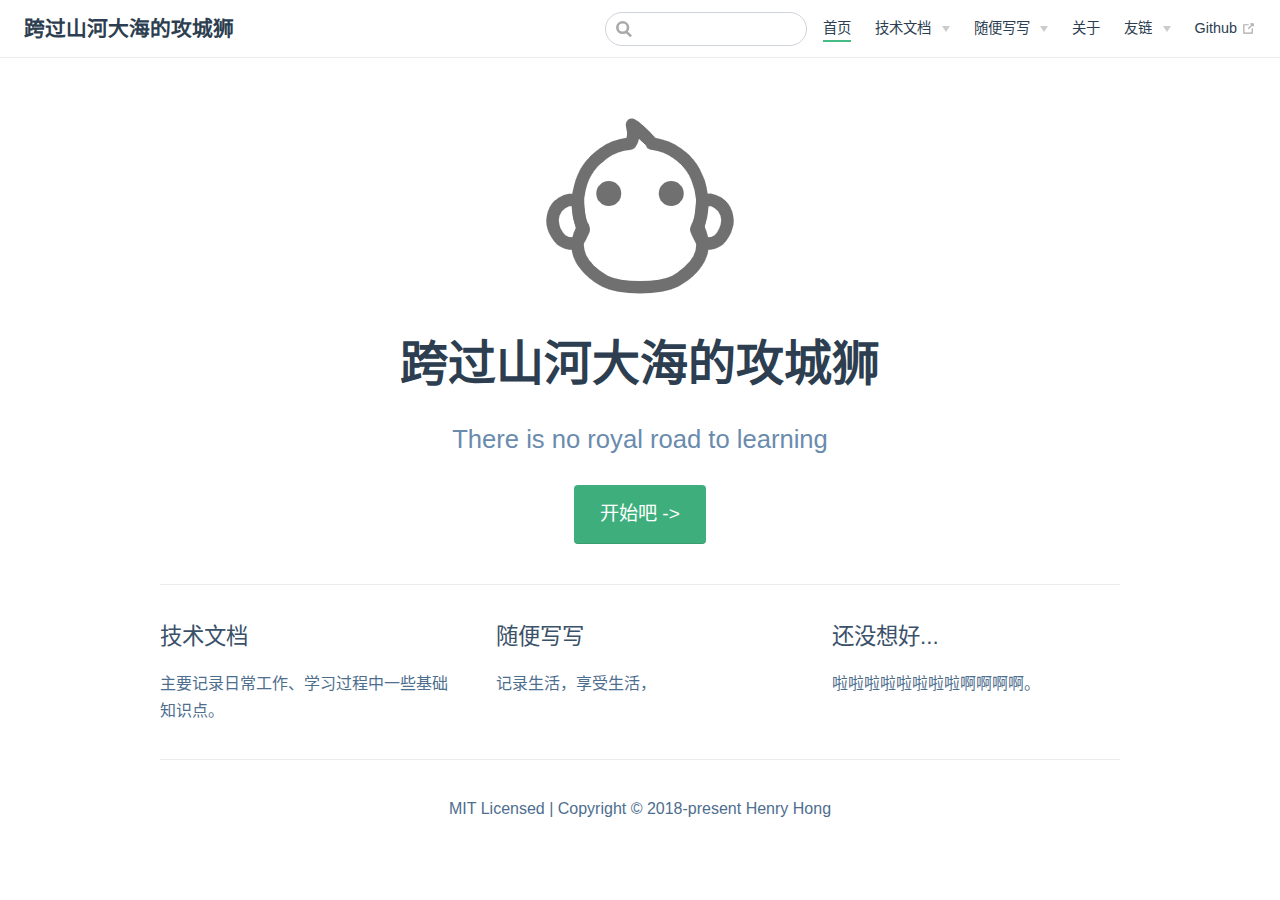
<file: index.html>
<!DOCTYPE html>
<html lang="zh-CN">
  <head>
    <meta charset="utf-8">
    <meta name="viewport" content="width=device-width,initial-scale=1">
    <title>跨过山河大海的攻城狮</title>
    <meta name="description" content="There is no royal road to learning">
    <meta name="generator" content="VuePress 1.3.0">
    
    
    <link rel="preload" href="/assets/css/0.styles.ec6bccb2.css" as="style"><link rel="preload" href="/assets/js/app.518a227c.js" as="script"><link rel="preload" href="/assets/js/3.70fd9169.js" as="script"><link rel="preload" href="/assets/js/12.01d023c9.js" as="script"><link rel="prefetch" href="/assets/js/10.365213d4.js"><link rel="prefetch" href="/assets/js/11.32985faf.js"><link rel="prefetch" href="/assets/js/13.d1e4177c.js"><link rel="prefetch" href="/assets/js/14.aa61d457.js"><link rel="prefetch" href="/assets/js/15.ceeab785.js"><link rel="prefetch" href="/assets/js/16.1d4d4525.js"><link rel="prefetch" href="/assets/js/17.2efd3caf.js"><link rel="prefetch" href="/assets/js/18.f1ca622d.js"><link rel="prefetch" href="/assets/js/19.f20b45ac.js"><link rel="prefetch" href="/assets/js/20.231a0a8a.js"><link rel="prefetch" href="/assets/js/21.43d3d262.js"><link rel="prefetch" href="/assets/js/4.538a04d4.js"><link rel="prefetch" href="/assets/js/5.29b61dc1.js"><link rel="prefetch" href="/assets/js/6.fc624eee.js"><link rel="prefetch" href="/assets/js/7.2bb33529.js"><link rel="prefetch" href="/assets/js/8.b220b584.js"><link rel="prefetch" href="/assets/js/9.b09edcb6.js"><link rel="prefetch" href="/assets/js/vendors~docsearch.a62bcc3d.js">
    <link rel="stylesheet" href="/assets/css/0.styles.ec6bccb2.css">
  </head>
  <body>
    <div id="app" data-server-rendered="true"><div class="theme-container no-sidebar"><header class="navbar"><div class="sidebar-button"><svg xmlns="http://www.w3.org/2000/svg" aria-hidden="true" role="img" viewBox="0 0 448 512" class="icon"><path fill="currentColor" d="M436 124H12c-6.627 0-12-5.373-12-12V80c0-6.627 5.373-12 12-12h424c6.627 0 12 5.373 12 12v32c0 6.627-5.373 12-12 12zm0 160H12c-6.627 0-12-5.373-12-12v-32c0-6.627 5.373-12 12-12h424c6.627 0 12 5.373 12 12v32c0 6.627-5.373 12-12 12zm0 160H12c-6.627 0-12-5.373-12-12v-32c0-6.627 5.373-12 12-12h424c6.627 0 12 5.373 12 12v32c0 6.627-5.373 12-12 12z"></path></svg></div> <a href="/" class="home-link router-link-exact-active router-link-active"><!----> <span class="site-name">跨过山河大海的攻城狮</span></a> <div class="links"><form id="search-form" role="search" class="algolia-search-wrapper search-box"><input id="algolia-search-input" class="search-query"></form> <nav class="nav-links can-hide"><div class="nav-item"><a href="/" class="nav-link router-link-exact-active router-link-active">
  首页
</a></div><div class="nav-item"><div class="dropdown-wrapper"><button type="button" aria-label="Tech Menu" class="dropdown-title"><span class="title">技术文档</span> <span class="arrow right"></span></button> <ul class="nav-dropdown" style="display:none;"><li class="dropdown-item"><h4>
          前端
        </h4> <ul class="dropdown-subitem-wrapper"><li class="dropdown-subitem"><a href="/tech/vue/" class="nav-link">
  Vue
</a></li><li class="dropdown-subitem"><a href="/tech/webpack/" class="nav-link">
  Webpack
</a></li><li class="dropdown-subitem"><a href="/tech/vue-cli/" class="nav-link">
  Vue-cli
</a></li></ul></li><li class="dropdown-item"><h4>
          后端
        </h4> <ul class="dropdown-subitem-wrapper"><li class="dropdown-subitem"><a href="/tech/python/" class="nav-link">
  Python
</a></li></ul></li></ul></div></div><div class="nav-item"><div class="dropdown-wrapper"><button type="button" aria-label="Other Menu" class="dropdown-title"><span class="title">随便写写</span> <span class="arrow right"></span></button> <ul class="nav-dropdown" style="display:none;"><li class="dropdown-item"><!----> <a href="/tech/python/" class="nav-link">
  摄影
</a></li><li class="dropdown-item"><!----> <a href="/tech/python/" class="nav-link">
  美食
</a></li></ul></div></div><div class="nav-item"><a href="/tech/vue/" class="nav-link">
  关于
</a></div><div class="nav-item"><div class="dropdown-wrapper"><button type="button" aria-label="Friend Menu" class="dropdown-title"><span class="title">友链</span> <span class="arrow right"></span></button> <ul class="nav-dropdown" style="display:none;"><li class="dropdown-item"><!----> <a href="https://blog.leesans.com/" target="_blank" rel="noopener noreferrer" class="nav-link external">
  LeeSans
  <svg xmlns="http://www.w3.org/2000/svg" aria-hidden="true" x="0px" y="0px" viewBox="0 0 100 100" width="15" height="15" class="icon outbound"><path fill="currentColor" d="M18.8,85.1h56l0,0c2.2,0,4-1.8,4-4v-32h-8v28h-48v-48h28v-8h-32l0,0c-2.2,0-4,1.8-4,4v56C14.8,83.3,16.6,85.1,18.8,85.1z"></path> <polygon fill="currentColor" points="45.7,48.7 51.3,54.3 77.2,28.5 77.2,37.2 85.2,37.2 85.2,14.9 62.8,14.9 62.8,22.9 71.5,22.9"></polygon></svg></a></li><li class="dropdown-item"><!----> <a href="https://mifuko.github.io/" target="_blank" rel="noopener noreferrer" class="nav-link external">
  黄金飞
  <svg xmlns="http://www.w3.org/2000/svg" aria-hidden="true" x="0px" y="0px" viewBox="0 0 100 100" width="15" height="15" class="icon outbound"><path fill="currentColor" d="M18.8,85.1h56l0,0c2.2,0,4-1.8,4-4v-32h-8v28h-48v-48h28v-8h-32l0,0c-2.2,0-4,1.8-4,4v56C14.8,83.3,16.6,85.1,18.8,85.1z"></path> <polygon fill="currentColor" points="45.7,48.7 51.3,54.3 77.2,28.5 77.2,37.2 85.2,37.2 85.2,14.9 62.8,14.9 62.8,22.9 71.5,22.9"></polygon></svg></a></li></ul></div></div><div class="nav-item"><a href="https://baidu.com" target="_blank" rel="noopener noreferrer" class="nav-link external">
  Github
  <svg xmlns="http://www.w3.org/2000/svg" aria-hidden="true" x="0px" y="0px" viewBox="0 0 100 100" width="15" height="15" class="icon outbound"><path fill="currentColor" d="M18.8,85.1h56l0,0c2.2,0,4-1.8,4-4v-32h-8v28h-48v-48h28v-8h-32l0,0c-2.2,0-4,1.8-4,4v56C14.8,83.3,16.6,85.1,18.8,85.1z"></path> <polygon fill="currentColor" points="45.7,48.7 51.3,54.3 77.2,28.5 77.2,37.2 85.2,37.2 85.2,14.9 62.8,14.9 62.8,22.9 71.5,22.9"></polygon></svg></a></div> <!----></nav></div></header> <div class="sidebar-mask"></div> <aside class="sidebar"><nav class="nav-links"><div class="nav-item"><a href="/" class="nav-link router-link-exact-active router-link-active">
  首页
</a></div><div class="nav-item"><div class="dropdown-wrapper"><button type="button" aria-label="Tech Menu" class="dropdown-title"><span class="title">技术文档</span> <span class="arrow right"></span></button> <ul class="nav-dropdown" style="display:none;"><li class="dropdown-item"><h4>
          前端
        </h4> <ul class="dropdown-subitem-wrapper"><li class="dropdown-subitem"><a href="/tech/vue/" class="nav-link">
  Vue
</a></li><li class="dropdown-subitem"><a href="/tech/webpack/" class="nav-link">
  Webpack
</a></li><li class="dropdown-subitem"><a href="/tech/vue-cli/" class="nav-link">
  Vue-cli
</a></li></ul></li><li class="dropdown-item"><h4>
          后端
        </h4> <ul class="dropdown-subitem-wrapper"><li class="dropdown-subitem"><a href="/tech/python/" class="nav-link">
  Python
</a></li></ul></li></ul></div></div><div class="nav-item"><div class="dropdown-wrapper"><button type="button" aria-label="Other Menu" class="dropdown-title"><span class="title">随便写写</span> <span class="arrow right"></span></button> <ul class="nav-dropdown" style="display:none;"><li class="dropdown-item"><!----> <a href="/tech/python/" class="nav-link">
  摄影
</a></li><li class="dropdown-item"><!----> <a href="/tech/python/" class="nav-link">
  美食
</a></li></ul></div></div><div class="nav-item"><a href="/tech/vue/" class="nav-link">
  关于
</a></div><div class="nav-item"><div class="dropdown-wrapper"><button type="button" aria-label="Friend Menu" class="dropdown-title"><span class="title">友链</span> <span class="arrow right"></span></button> <ul class="nav-dropdown" style="display:none;"><li class="dropdown-item"><!----> <a href="https://blog.leesans.com/" target="_blank" rel="noopener noreferrer" class="nav-link external">
  LeeSans
  <svg xmlns="http://www.w3.org/2000/svg" aria-hidden="true" x="0px" y="0px" viewBox="0 0 100 100" width="15" height="15" class="icon outbound"><path fill="currentColor" d="M18.8,85.1h56l0,0c2.2,0,4-1.8,4-4v-32h-8v28h-48v-48h28v-8h-32l0,0c-2.2,0-4,1.8-4,4v56C14.8,83.3,16.6,85.1,18.8,85.1z"></path> <polygon fill="currentColor" points="45.7,48.7 51.3,54.3 77.2,28.5 77.2,37.2 85.2,37.2 85.2,14.9 62.8,14.9 62.8,22.9 71.5,22.9"></polygon></svg></a></li><li class="dropdown-item"><!----> <a href="https://mifuko.github.io/" target="_blank" rel="noopener noreferrer" class="nav-link external">
  黄金飞
  <svg xmlns="http://www.w3.org/2000/svg" aria-hidden="true" x="0px" y="0px" viewBox="0 0 100 100" width="15" height="15" class="icon outbound"><path fill="currentColor" d="M18.8,85.1h56l0,0c2.2,0,4-1.8,4-4v-32h-8v28h-48v-48h28v-8h-32l0,0c-2.2,0-4,1.8-4,4v56C14.8,83.3,16.6,85.1,18.8,85.1z"></path> <polygon fill="currentColor" points="45.7,48.7 51.3,54.3 77.2,28.5 77.2,37.2 85.2,37.2 85.2,14.9 62.8,14.9 62.8,22.9 71.5,22.9"></polygon></svg></a></li></ul></div></div><div class="nav-item"><a href="https://baidu.com" target="_blank" rel="noopener noreferrer" class="nav-link external">
  Github
  <svg xmlns="http://www.w3.org/2000/svg" aria-hidden="true" x="0px" y="0px" viewBox="0 0 100 100" width="15" height="15" class="icon outbound"><path fill="currentColor" d="M18.8,85.1h56l0,0c2.2,0,4-1.8,4-4v-32h-8v28h-48v-48h28v-8h-32l0,0c-2.2,0-4,1.8-4,4v56C14.8,83.3,16.6,85.1,18.8,85.1z"></path> <polygon fill="currentColor" points="45.7,48.7 51.3,54.3 77.2,28.5 77.2,37.2 85.2,37.2 85.2,14.9 62.8,14.9 62.8,22.9 71.5,22.9"></polygon></svg></a></div> <!----></nav>  <!----> </aside> <main aria-labelledby="main-title" class="home"><header class="hero"><img src="/logo.png" alt="hero"> <h1 id="main-title">
      跨过山河大海的攻城狮
    </h1> <p class="description">
      There is no royal road to learning
    </p> <p class="action"><a href="/tech/vue/" class="nav-link action-button">
  开始吧 -&gt;
</a></p></header> <div class="features"><div class="feature"><h2>技术文档</h2> <p>主要记录日常工作、学习过程中一些基础知识点。</p></div><div class="feature"><h2>随便写写</h2> <p>记录生活，享受生活，</p></div><div class="feature"><h2>还没想好...</h2> <p>啦啦啦啦啦啦啦啦啊啊啊啊。</p></div></div> <div class="theme-default-content custom content__default"></div> <div class="footer">
    MIT Licensed | Copyright © 2018-present Henry Hong
  </div></main></div><div class="global-ui"></div></div>
    <script src="/assets/js/app.518a227c.js" defer></script><script src="/assets/js/3.70fd9169.js" defer></script><script src="/assets/js/12.01d023c9.js" defer></script>
  </body>
</html>
</file>
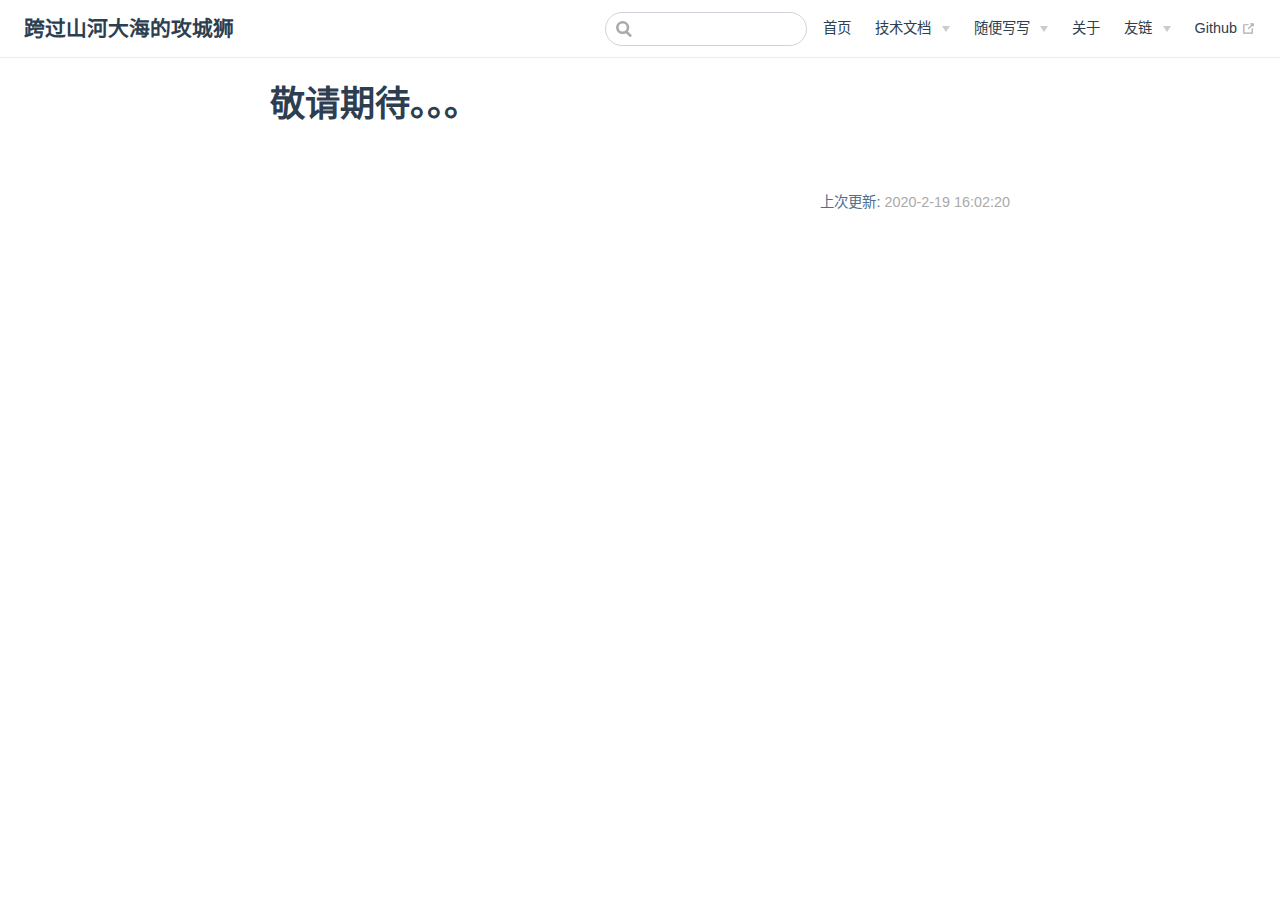
<file: food/index.html>
<!DOCTYPE html>
<html lang="zh-CN">
  <head>
    <meta charset="utf-8">
    <meta name="viewport" content="width=device-width,initial-scale=1">
    <title>敬请期待。。。 | 跨过山河大海的攻城狮</title>
    <meta name="description" content="There is no royal road to learning">
    <meta name="generator" content="VuePress 1.3.0">
    
    
    <link rel="preload" href="/assets/css/0.styles.ec6bccb2.css" as="style"><link rel="preload" href="/assets/js/app.518a227c.js" as="script"><link rel="preload" href="/assets/js/3.70fd9169.js" as="script"><link rel="preload" href="/assets/js/13.d1e4177c.js" as="script"><link rel="prefetch" href="/assets/js/10.365213d4.js"><link rel="prefetch" href="/assets/js/11.32985faf.js"><link rel="prefetch" href="/assets/js/12.01d023c9.js"><link rel="prefetch" href="/assets/js/14.aa61d457.js"><link rel="prefetch" href="/assets/js/15.ceeab785.js"><link rel="prefetch" href="/assets/js/16.1d4d4525.js"><link rel="prefetch" href="/assets/js/17.2efd3caf.js"><link rel="prefetch" href="/assets/js/18.f1ca622d.js"><link rel="prefetch" href="/assets/js/19.f20b45ac.js"><link rel="prefetch" href="/assets/js/20.231a0a8a.js"><link rel="prefetch" href="/assets/js/21.43d3d262.js"><link rel="prefetch" href="/assets/js/4.538a04d4.js"><link rel="prefetch" href="/assets/js/5.29b61dc1.js"><link rel="prefetch" href="/assets/js/6.fc624eee.js"><link rel="prefetch" href="/assets/js/7.2bb33529.js"><link rel="prefetch" href="/assets/js/8.b220b584.js"><link rel="prefetch" href="/assets/js/9.b09edcb6.js"><link rel="prefetch" href="/assets/js/vendors~docsearch.a62bcc3d.js">
    <link rel="stylesheet" href="/assets/css/0.styles.ec6bccb2.css">
  </head>
  <body>
    <div id="app" data-server-rendered="true"><div class="theme-container no-sidebar"><header class="navbar"><div class="sidebar-button"><svg xmlns="http://www.w3.org/2000/svg" aria-hidden="true" role="img" viewBox="0 0 448 512" class="icon"><path fill="currentColor" d="M436 124H12c-6.627 0-12-5.373-12-12V80c0-6.627 5.373-12 12-12h424c6.627 0 12 5.373 12 12v32c0 6.627-5.373 12-12 12zm0 160H12c-6.627 0-12-5.373-12-12v-32c0-6.627 5.373-12 12-12h424c6.627 0 12 5.373 12 12v32c0 6.627-5.373 12-12 12zm0 160H12c-6.627 0-12-5.373-12-12v-32c0-6.627 5.373-12 12-12h424c6.627 0 12 5.373 12 12v32c0 6.627-5.373 12-12 12z"></path></svg></div> <a href="/" class="home-link router-link-active"><!----> <span class="site-name">跨过山河大海的攻城狮</span></a> <div class="links"><form id="search-form" role="search" class="algolia-search-wrapper search-box"><input id="algolia-search-input" class="search-query"></form> <nav class="nav-links can-hide"><div class="nav-item"><a href="/" class="nav-link">
  首页
</a></div><div class="nav-item"><div class="dropdown-wrapper"><button type="button" aria-label="Tech Menu" class="dropdown-title"><span class="title">技术文档</span> <span class="arrow right"></span></button> <ul class="nav-dropdown" style="display:none;"><li class="dropdown-item"><h4>
          前端
        </h4> <ul class="dropdown-subitem-wrapper"><li class="dropdown-subitem"><a href="/tech/vue/" class="nav-link">
  Vue
</a></li><li class="dropdown-subitem"><a href="/tech/webpack/" class="nav-link">
  Webpack
</a></li><li class="dropdown-subitem"><a href="/tech/vue-cli/" class="nav-link">
  Vue-cli
</a></li></ul></li><li class="dropdown-item"><h4>
          后端
        </h4> <ul class="dropdown-subitem-wrapper"><li class="dropdown-subitem"><a href="/tech/python/" class="nav-link">
  Python
</a></li></ul></li></ul></div></div><div class="nav-item"><div class="dropdown-wrapper"><button type="button" aria-label="Other Menu" class="dropdown-title"><span class="title">随便写写</span> <span class="arrow right"></span></button> <ul class="nav-dropdown" style="display:none;"><li class="dropdown-item"><!----> <a href="/tech/python/" class="nav-link">
  摄影
</a></li><li class="dropdown-item"><!----> <a href="/tech/python/" class="nav-link">
  美食
</a></li></ul></div></div><div class="nav-item"><a href="/tech/vue/" class="nav-link">
  关于
</a></div><div class="nav-item"><div class="dropdown-wrapper"><button type="button" aria-label="Friend Menu" class="dropdown-title"><span class="title">友链</span> <span class="arrow right"></span></button> <ul class="nav-dropdown" style="display:none;"><li class="dropdown-item"><!----> <a href="https://blog.leesans.com/" target="_blank" rel="noopener noreferrer" class="nav-link external">
  LeeSans
  <svg xmlns="http://www.w3.org/2000/svg" aria-hidden="true" x="0px" y="0px" viewBox="0 0 100 100" width="15" height="15" class="icon outbound"><path fill="currentColor" d="M18.8,85.1h56l0,0c2.2,0,4-1.8,4-4v-32h-8v28h-48v-48h28v-8h-32l0,0c-2.2,0-4,1.8-4,4v56C14.8,83.3,16.6,85.1,18.8,85.1z"></path> <polygon fill="currentColor" points="45.7,48.7 51.3,54.3 77.2,28.5 77.2,37.2 85.2,37.2 85.2,14.9 62.8,14.9 62.8,22.9 71.5,22.9"></polygon></svg></a></li><li class="dropdown-item"><!----> <a href="https://mifuko.github.io/" target="_blank" rel="noopener noreferrer" class="nav-link external">
  黄金飞
  <svg xmlns="http://www.w3.org/2000/svg" aria-hidden="true" x="0px" y="0px" viewBox="0 0 100 100" width="15" height="15" class="icon outbound"><path fill="currentColor" d="M18.8,85.1h56l0,0c2.2,0,4-1.8,4-4v-32h-8v28h-48v-48h28v-8h-32l0,0c-2.2,0-4,1.8-4,4v56C14.8,83.3,16.6,85.1,18.8,85.1z"></path> <polygon fill="currentColor" points="45.7,48.7 51.3,54.3 77.2,28.5 77.2,37.2 85.2,37.2 85.2,14.9 62.8,14.9 62.8,22.9 71.5,22.9"></polygon></svg></a></li></ul></div></div><div class="nav-item"><a href="https://baidu.com" target="_blank" rel="noopener noreferrer" class="nav-link external">
  Github
  <svg xmlns="http://www.w3.org/2000/svg" aria-hidden="true" x="0px" y="0px" viewBox="0 0 100 100" width="15" height="15" class="icon outbound"><path fill="currentColor" d="M18.8,85.1h56l0,0c2.2,0,4-1.8,4-4v-32h-8v28h-48v-48h28v-8h-32l0,0c-2.2,0-4,1.8-4,4v56C14.8,83.3,16.6,85.1,18.8,85.1z"></path> <polygon fill="currentColor" points="45.7,48.7 51.3,54.3 77.2,28.5 77.2,37.2 85.2,37.2 85.2,14.9 62.8,14.9 62.8,22.9 71.5,22.9"></polygon></svg></a></div> <!----></nav></div></header> <div class="sidebar-mask"></div> <aside class="sidebar"><nav class="nav-links"><div class="nav-item"><a href="/" class="nav-link">
  首页
</a></div><div class="nav-item"><div class="dropdown-wrapper"><button type="button" aria-label="Tech Menu" class="dropdown-title"><span class="title">技术文档</span> <span class="arrow right"></span></button> <ul class="nav-dropdown" style="display:none;"><li class="dropdown-item"><h4>
          前端
        </h4> <ul class="dropdown-subitem-wrapper"><li class="dropdown-subitem"><a href="/tech/vue/" class="nav-link">
  Vue
</a></li><li class="dropdown-subitem"><a href="/tech/webpack/" class="nav-link">
  Webpack
</a></li><li class="dropdown-subitem"><a href="/tech/vue-cli/" class="nav-link">
  Vue-cli
</a></li></ul></li><li class="dropdown-item"><h4>
          后端
        </h4> <ul class="dropdown-subitem-wrapper"><li class="dropdown-subitem"><a href="/tech/python/" class="nav-link">
  Python
</a></li></ul></li></ul></div></div><div class="nav-item"><div class="dropdown-wrapper"><button type="button" aria-label="Other Menu" class="dropdown-title"><span class="title">随便写写</span> <span class="arrow right"></span></button> <ul class="nav-dropdown" style="display:none;"><li class="dropdown-item"><!----> <a href="/tech/python/" class="nav-link">
  摄影
</a></li><li class="dropdown-item"><!----> <a href="/tech/python/" class="nav-link">
  美食
</a></li></ul></div></div><div class="nav-item"><a href="/tech/vue/" class="nav-link">
  关于
</a></div><div class="nav-item"><div class="dropdown-wrapper"><button type="button" aria-label="Friend Menu" class="dropdown-title"><span class="title">友链</span> <span class="arrow right"></span></button> <ul class="nav-dropdown" style="display:none;"><li class="dropdown-item"><!----> <a href="https://blog.leesans.com/" target="_blank" rel="noopener noreferrer" class="nav-link external">
  LeeSans
  <svg xmlns="http://www.w3.org/2000/svg" aria-hidden="true" x="0px" y="0px" viewBox="0 0 100 100" width="15" height="15" class="icon outbound"><path fill="currentColor" d="M18.8,85.1h56l0,0c2.2,0,4-1.8,4-4v-32h-8v28h-48v-48h28v-8h-32l0,0c-2.2,0-4,1.8-4,4v56C14.8,83.3,16.6,85.1,18.8,85.1z"></path> <polygon fill="currentColor" points="45.7,48.7 51.3,54.3 77.2,28.5 77.2,37.2 85.2,37.2 85.2,14.9 62.8,14.9 62.8,22.9 71.5,22.9"></polygon></svg></a></li><li class="dropdown-item"><!----> <a href="https://mifuko.github.io/" target="_blank" rel="noopener noreferrer" class="nav-link external">
  黄金飞
  <svg xmlns="http://www.w3.org/2000/svg" aria-hidden="true" x="0px" y="0px" viewBox="0 0 100 100" width="15" height="15" class="icon outbound"><path fill="currentColor" d="M18.8,85.1h56l0,0c2.2,0,4-1.8,4-4v-32h-8v28h-48v-48h28v-8h-32l0,0c-2.2,0-4,1.8-4,4v56C14.8,83.3,16.6,85.1,18.8,85.1z"></path> <polygon fill="currentColor" points="45.7,48.7 51.3,54.3 77.2,28.5 77.2,37.2 85.2,37.2 85.2,14.9 62.8,14.9 62.8,22.9 71.5,22.9"></polygon></svg></a></li></ul></div></div><div class="nav-item"><a href="https://baidu.com" target="_blank" rel="noopener noreferrer" class="nav-link external">
  Github
  <svg xmlns="http://www.w3.org/2000/svg" aria-hidden="true" x="0px" y="0px" viewBox="0 0 100 100" width="15" height="15" class="icon outbound"><path fill="currentColor" d="M18.8,85.1h56l0,0c2.2,0,4-1.8,4-4v-32h-8v28h-48v-48h28v-8h-32l0,0c-2.2,0-4,1.8-4,4v56C14.8,83.3,16.6,85.1,18.8,85.1z"></path> <polygon fill="currentColor" points="45.7,48.7 51.3,54.3 77.2,28.5 77.2,37.2 85.2,37.2 85.2,14.9 62.8,14.9 62.8,22.9 71.5,22.9"></polygon></svg></a></div> <!----></nav>  <!----> </aside> <main class="page"> <div class="theme-default-content content__default"><h1 id="敬请期待。。。"><a href="#敬请期待。。。" class="header-anchor">#</a> 敬请期待。。。</h1></div> <footer class="page-edit"><!----> <div class="last-updated"><span class="prefix">上次更新:</span> <span class="time">2020-2-19 16:02:20</span></div></footer> <!----> </main></div><div class="global-ui"></div></div>
    <script src="/assets/js/app.518a227c.js" defer></script><script src="/assets/js/3.70fd9169.js" defer></script><script src="/assets/js/13.d1e4177c.js" defer></script>
  </body>
</html>
</file>
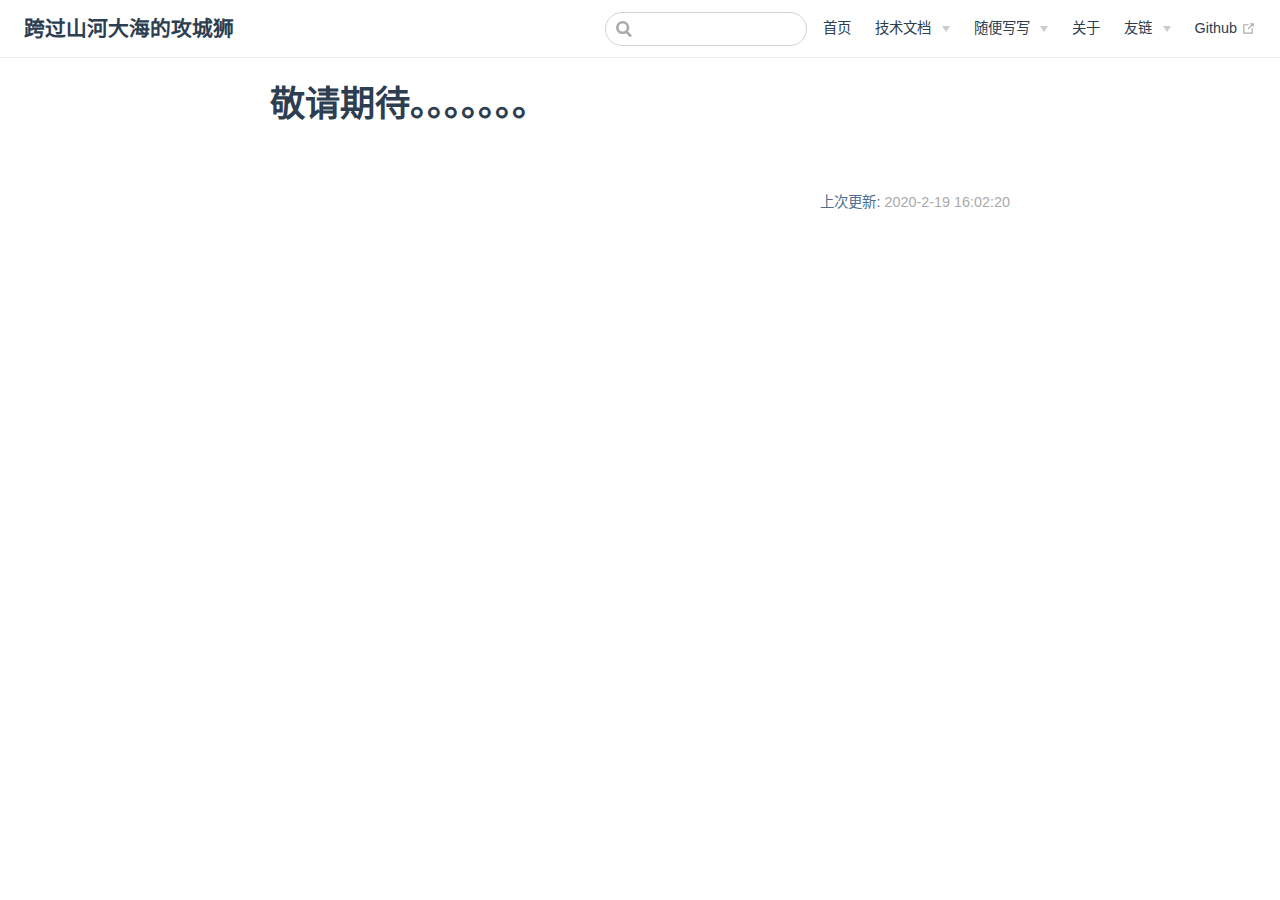
<file: photography/index.html>
<!DOCTYPE html>
<html lang="zh-CN">
  <head>
    <meta charset="utf-8">
    <meta name="viewport" content="width=device-width,initial-scale=1">
    <title>敬请期待。。。。。。。 | 跨过山河大海的攻城狮</title>
    <meta name="description" content="There is no royal road to learning">
    <meta name="generator" content="VuePress 1.3.0">
    
    
    <link rel="preload" href="/assets/css/0.styles.ec6bccb2.css" as="style"><link rel="preload" href="/assets/js/app.518a227c.js" as="script"><link rel="preload" href="/assets/js/3.70fd9169.js" as="script"><link rel="preload" href="/assets/js/14.aa61d457.js" as="script"><link rel="prefetch" href="/assets/js/10.365213d4.js"><link rel="prefetch" href="/assets/js/11.32985faf.js"><link rel="prefetch" href="/assets/js/12.01d023c9.js"><link rel="prefetch" href="/assets/js/13.d1e4177c.js"><link rel="prefetch" href="/assets/js/15.ceeab785.js"><link rel="prefetch" href="/assets/js/16.1d4d4525.js"><link rel="prefetch" href="/assets/js/17.2efd3caf.js"><link rel="prefetch" href="/assets/js/18.f1ca622d.js"><link rel="prefetch" href="/assets/js/19.f20b45ac.js"><link rel="prefetch" href="/assets/js/20.231a0a8a.js"><link rel="prefetch" href="/assets/js/21.43d3d262.js"><link rel="prefetch" href="/assets/js/4.538a04d4.js"><link rel="prefetch" href="/assets/js/5.29b61dc1.js"><link rel="prefetch" href="/assets/js/6.fc624eee.js"><link rel="prefetch" href="/assets/js/7.2bb33529.js"><link rel="prefetch" href="/assets/js/8.b220b584.js"><link rel="prefetch" href="/assets/js/9.b09edcb6.js"><link rel="prefetch" href="/assets/js/vendors~docsearch.a62bcc3d.js">
    <link rel="stylesheet" href="/assets/css/0.styles.ec6bccb2.css">
  </head>
  <body>
    <div id="app" data-server-rendered="true"><div class="theme-container no-sidebar"><header class="navbar"><div class="sidebar-button"><svg xmlns="http://www.w3.org/2000/svg" aria-hidden="true" role="img" viewBox="0 0 448 512" class="icon"><path fill="currentColor" d="M436 124H12c-6.627 0-12-5.373-12-12V80c0-6.627 5.373-12 12-12h424c6.627 0 12 5.373 12 12v32c0 6.627-5.373 12-12 12zm0 160H12c-6.627 0-12-5.373-12-12v-32c0-6.627 5.373-12 12-12h424c6.627 0 12 5.373 12 12v32c0 6.627-5.373 12-12 12zm0 160H12c-6.627 0-12-5.373-12-12v-32c0-6.627 5.373-12 12-12h424c6.627 0 12 5.373 12 12v32c0 6.627-5.373 12-12 12z"></path></svg></div> <a href="/" class="home-link router-link-active"><!----> <span class="site-name">跨过山河大海的攻城狮</span></a> <div class="links"><form id="search-form" role="search" class="algolia-search-wrapper search-box"><input id="algolia-search-input" class="search-query"></form> <nav class="nav-links can-hide"><div class="nav-item"><a href="/" class="nav-link">
  首页
</a></div><div class="nav-item"><div class="dropdown-wrapper"><button type="button" aria-label="Tech Menu" class="dropdown-title"><span class="title">技术文档</span> <span class="arrow right"></span></button> <ul class="nav-dropdown" style="display:none;"><li class="dropdown-item"><h4>
          前端
        </h4> <ul class="dropdown-subitem-wrapper"><li class="dropdown-subitem"><a href="/tech/vue/" class="nav-link">
  Vue
</a></li><li class="dropdown-subitem"><a href="/tech/webpack/" class="nav-link">
  Webpack
</a></li><li class="dropdown-subitem"><a href="/tech/vue-cli/" class="nav-link">
  Vue-cli
</a></li></ul></li><li class="dropdown-item"><h4>
          后端
        </h4> <ul class="dropdown-subitem-wrapper"><li class="dropdown-subitem"><a href="/tech/python/" class="nav-link">
  Python
</a></li></ul></li></ul></div></div><div class="nav-item"><div class="dropdown-wrapper"><button type="button" aria-label="Other Menu" class="dropdown-title"><span class="title">随便写写</span> <span class="arrow right"></span></button> <ul class="nav-dropdown" style="display:none;"><li class="dropdown-item"><!----> <a href="/tech/python/" class="nav-link">
  摄影
</a></li><li class="dropdown-item"><!----> <a href="/tech/python/" class="nav-link">
  美食
</a></li></ul></div></div><div class="nav-item"><a href="/tech/vue/" class="nav-link">
  关于
</a></div><div class="nav-item"><div class="dropdown-wrapper"><button type="button" aria-label="Friend Menu" class="dropdown-title"><span class="title">友链</span> <span class="arrow right"></span></button> <ul class="nav-dropdown" style="display:none;"><li class="dropdown-item"><!----> <a href="https://blog.leesans.com/" target="_blank" rel="noopener noreferrer" class="nav-link external">
  LeeSans
  <svg xmlns="http://www.w3.org/2000/svg" aria-hidden="true" x="0px" y="0px" viewBox="0 0 100 100" width="15" height="15" class="icon outbound"><path fill="currentColor" d="M18.8,85.1h56l0,0c2.2,0,4-1.8,4-4v-32h-8v28h-48v-48h28v-8h-32l0,0c-2.2,0-4,1.8-4,4v56C14.8,83.3,16.6,85.1,18.8,85.1z"></path> <polygon fill="currentColor" points="45.7,48.7 51.3,54.3 77.2,28.5 77.2,37.2 85.2,37.2 85.2,14.9 62.8,14.9 62.8,22.9 71.5,22.9"></polygon></svg></a></li><li class="dropdown-item"><!----> <a href="https://mifuko.github.io/" target="_blank" rel="noopener noreferrer" class="nav-link external">
  黄金飞
  <svg xmlns="http://www.w3.org/2000/svg" aria-hidden="true" x="0px" y="0px" viewBox="0 0 100 100" width="15" height="15" class="icon outbound"><path fill="currentColor" d="M18.8,85.1h56l0,0c2.2,0,4-1.8,4-4v-32h-8v28h-48v-48h28v-8h-32l0,0c-2.2,0-4,1.8-4,4v56C14.8,83.3,16.6,85.1,18.8,85.1z"></path> <polygon fill="currentColor" points="45.7,48.7 51.3,54.3 77.2,28.5 77.2,37.2 85.2,37.2 85.2,14.9 62.8,14.9 62.8,22.9 71.5,22.9"></polygon></svg></a></li></ul></div></div><div class="nav-item"><a href="https://baidu.com" target="_blank" rel="noopener noreferrer" class="nav-link external">
  Github
  <svg xmlns="http://www.w3.org/2000/svg" aria-hidden="true" x="0px" y="0px" viewBox="0 0 100 100" width="15" height="15" class="icon outbound"><path fill="currentColor" d="M18.8,85.1h56l0,0c2.2,0,4-1.8,4-4v-32h-8v28h-48v-48h28v-8h-32l0,0c-2.2,0-4,1.8-4,4v56C14.8,83.3,16.6,85.1,18.8,85.1z"></path> <polygon fill="currentColor" points="45.7,48.7 51.3,54.3 77.2,28.5 77.2,37.2 85.2,37.2 85.2,14.9 62.8,14.9 62.8,22.9 71.5,22.9"></polygon></svg></a></div> <!----></nav></div></header> <div class="sidebar-mask"></div> <aside class="sidebar"><nav class="nav-links"><div class="nav-item"><a href="/" class="nav-link">
  首页
</a></div><div class="nav-item"><div class="dropdown-wrapper"><button type="button" aria-label="Tech Menu" class="dropdown-title"><span class="title">技术文档</span> <span class="arrow right"></span></button> <ul class="nav-dropdown" style="display:none;"><li class="dropdown-item"><h4>
          前端
        </h4> <ul class="dropdown-subitem-wrapper"><li class="dropdown-subitem"><a href="/tech/vue/" class="nav-link">
  Vue
</a></li><li class="dropdown-subitem"><a href="/tech/webpack/" class="nav-link">
  Webpack
</a></li><li class="dropdown-subitem"><a href="/tech/vue-cli/" class="nav-link">
  Vue-cli
</a></li></ul></li><li class="dropdown-item"><h4>
          后端
        </h4> <ul class="dropdown-subitem-wrapper"><li class="dropdown-subitem"><a href="/tech/python/" class="nav-link">
  Python
</a></li></ul></li></ul></div></div><div class="nav-item"><div class="dropdown-wrapper"><button type="button" aria-label="Other Menu" class="dropdown-title"><span class="title">随便写写</span> <span class="arrow right"></span></button> <ul class="nav-dropdown" style="display:none;"><li class="dropdown-item"><!----> <a href="/tech/python/" class="nav-link">
  摄影
</a></li><li class="dropdown-item"><!----> <a href="/tech/python/" class="nav-link">
  美食
</a></li></ul></div></div><div class="nav-item"><a href="/tech/vue/" class="nav-link">
  关于
</a></div><div class="nav-item"><div class="dropdown-wrapper"><button type="button" aria-label="Friend Menu" class="dropdown-title"><span class="title">友链</span> <span class="arrow right"></span></button> <ul class="nav-dropdown" style="display:none;"><li class="dropdown-item"><!----> <a href="https://blog.leesans.com/" target="_blank" rel="noopener noreferrer" class="nav-link external">
  LeeSans
  <svg xmlns="http://www.w3.org/2000/svg" aria-hidden="true" x="0px" y="0px" viewBox="0 0 100 100" width="15" height="15" class="icon outbound"><path fill="currentColor" d="M18.8,85.1h56l0,0c2.2,0,4-1.8,4-4v-32h-8v28h-48v-48h28v-8h-32l0,0c-2.2,0-4,1.8-4,4v56C14.8,83.3,16.6,85.1,18.8,85.1z"></path> <polygon fill="currentColor" points="45.7,48.7 51.3,54.3 77.2,28.5 77.2,37.2 85.2,37.2 85.2,14.9 62.8,14.9 62.8,22.9 71.5,22.9"></polygon></svg></a></li><li class="dropdown-item"><!----> <a href="https://mifuko.github.io/" target="_blank" rel="noopener noreferrer" class="nav-link external">
  黄金飞
  <svg xmlns="http://www.w3.org/2000/svg" aria-hidden="true" x="0px" y="0px" viewBox="0 0 100 100" width="15" height="15" class="icon outbound"><path fill="currentColor" d="M18.8,85.1h56l0,0c2.2,0,4-1.8,4-4v-32h-8v28h-48v-48h28v-8h-32l0,0c-2.2,0-4,1.8-4,4v56C14.8,83.3,16.6,85.1,18.8,85.1z"></path> <polygon fill="currentColor" points="45.7,48.7 51.3,54.3 77.2,28.5 77.2,37.2 85.2,37.2 85.2,14.9 62.8,14.9 62.8,22.9 71.5,22.9"></polygon></svg></a></li></ul></div></div><div class="nav-item"><a href="https://baidu.com" target="_blank" rel="noopener noreferrer" class="nav-link external">
  Github
  <svg xmlns="http://www.w3.org/2000/svg" aria-hidden="true" x="0px" y="0px" viewBox="0 0 100 100" width="15" height="15" class="icon outbound"><path fill="currentColor" d="M18.8,85.1h56l0,0c2.2,0,4-1.8,4-4v-32h-8v28h-48v-48h28v-8h-32l0,0c-2.2,0-4,1.8-4,4v56C14.8,83.3,16.6,85.1,18.8,85.1z"></path> <polygon fill="currentColor" points="45.7,48.7 51.3,54.3 77.2,28.5 77.2,37.2 85.2,37.2 85.2,14.9 62.8,14.9 62.8,22.9 71.5,22.9"></polygon></svg></a></div> <!----></nav>  <!----> </aside> <main class="page"> <div class="theme-default-content content__default"><h1 id="敬请期待。。。。。。。"><a href="#敬请期待。。。。。。。" class="header-anchor">#</a> 敬请期待。。。。。。。</h1></div> <footer class="page-edit"><!----> <div class="last-updated"><span class="prefix">上次更新:</span> <span class="time">2020-2-19 16:02:20</span></div></footer> <!----> </main></div><div class="global-ui"></div></div>
    <script src="/assets/js/app.518a227c.js" defer></script><script src="/assets/js/3.70fd9169.js" defer></script><script src="/assets/js/14.aa61d457.js" defer></script>
  </body>
</html>
</file>
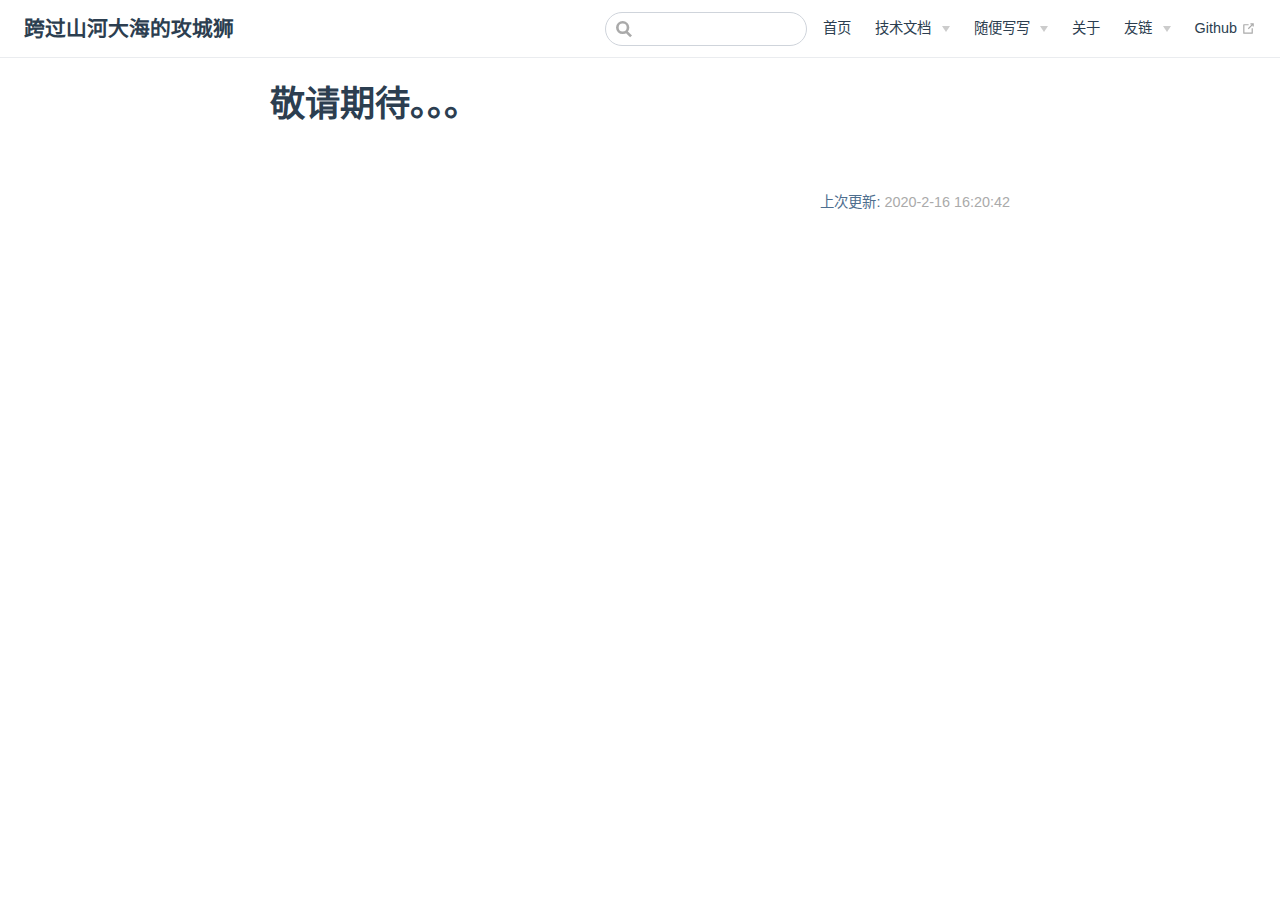
<file: tech/python/index.html>
<!DOCTYPE html>
<html lang="zh-CN">
  <head>
    <meta charset="utf-8">
    <meta name="viewport" content="width=device-width,initial-scale=1">
    <title>敬请期待。。。 | 跨过山河大海的攻城狮</title>
    <meta name="description" content="There is no royal road to learning">
    <meta name="generator" content="VuePress 1.3.0">
    
    
    <link rel="preload" href="/assets/css/0.styles.ec6bccb2.css" as="style"><link rel="preload" href="/assets/js/app.518a227c.js" as="script"><link rel="preload" href="/assets/js/3.70fd9169.js" as="script"><link rel="preload" href="/assets/js/15.ceeab785.js" as="script"><link rel="prefetch" href="/assets/js/10.365213d4.js"><link rel="prefetch" href="/assets/js/11.32985faf.js"><link rel="prefetch" href="/assets/js/12.01d023c9.js"><link rel="prefetch" href="/assets/js/13.d1e4177c.js"><link rel="prefetch" href="/assets/js/14.aa61d457.js"><link rel="prefetch" href="/assets/js/16.1d4d4525.js"><link rel="prefetch" href="/assets/js/17.2efd3caf.js"><link rel="prefetch" href="/assets/js/18.f1ca622d.js"><link rel="prefetch" href="/assets/js/19.f20b45ac.js"><link rel="prefetch" href="/assets/js/20.231a0a8a.js"><link rel="prefetch" href="/assets/js/21.43d3d262.js"><link rel="prefetch" href="/assets/js/4.538a04d4.js"><link rel="prefetch" href="/assets/js/5.29b61dc1.js"><link rel="prefetch" href="/assets/js/6.fc624eee.js"><link rel="prefetch" href="/assets/js/7.2bb33529.js"><link rel="prefetch" href="/assets/js/8.b220b584.js"><link rel="prefetch" href="/assets/js/9.b09edcb6.js"><link rel="prefetch" href="/assets/js/vendors~docsearch.a62bcc3d.js">
    <link rel="stylesheet" href="/assets/css/0.styles.ec6bccb2.css">
  </head>
  <body>
    <div id="app" data-server-rendered="true"><div class="theme-container no-sidebar"><header class="navbar"><div class="sidebar-button"><svg xmlns="http://www.w3.org/2000/svg" aria-hidden="true" role="img" viewBox="0 0 448 512" class="icon"><path fill="currentColor" d="M436 124H12c-6.627 0-12-5.373-12-12V80c0-6.627 5.373-12 12-12h424c6.627 0 12 5.373 12 12v32c0 6.627-5.373 12-12 12zm0 160H12c-6.627 0-12-5.373-12-12v-32c0-6.627 5.373-12 12-12h424c6.627 0 12 5.373 12 12v32c0 6.627-5.373 12-12 12zm0 160H12c-6.627 0-12-5.373-12-12v-32c0-6.627 5.373-12 12-12h424c6.627 0 12 5.373 12 12v32c0 6.627-5.373 12-12 12z"></path></svg></div> <a href="/" class="home-link router-link-active"><!----> <span class="site-name">跨过山河大海的攻城狮</span></a> <div class="links"><form id="search-form" role="search" class="algolia-search-wrapper search-box"><input id="algolia-search-input" class="search-query"></form> <nav class="nav-links can-hide"><div class="nav-item"><a href="/" class="nav-link">
  首页
</a></div><div class="nav-item"><div class="dropdown-wrapper"><button type="button" aria-label="Tech Menu" class="dropdown-title"><span class="title">技术文档</span> <span class="arrow right"></span></button> <ul class="nav-dropdown" style="display:none;"><li class="dropdown-item"><h4>
          前端
        </h4> <ul class="dropdown-subitem-wrapper"><li class="dropdown-subitem"><a href="/tech/vue/" class="nav-link">
  Vue
</a></li><li class="dropdown-subitem"><a href="/tech/webpack/" class="nav-link">
  Webpack
</a></li><li class="dropdown-subitem"><a href="/tech/vue-cli/" class="nav-link">
  Vue-cli
</a></li></ul></li><li class="dropdown-item"><h4>
          后端
        </h4> <ul class="dropdown-subitem-wrapper"><li class="dropdown-subitem"><a href="/tech/python/" class="nav-link router-link-exact-active router-link-active">
  Python
</a></li></ul></li></ul></div></div><div class="nav-item"><div class="dropdown-wrapper"><button type="button" aria-label="Other Menu" class="dropdown-title"><span class="title">随便写写</span> <span class="arrow right"></span></button> <ul class="nav-dropdown" style="display:none;"><li class="dropdown-item"><!----> <a href="/tech/python/" class="nav-link router-link-exact-active router-link-active">
  摄影
</a></li><li class="dropdown-item"><!----> <a href="/tech/python/" class="nav-link router-link-exact-active router-link-active">
  美食
</a></li></ul></div></div><div class="nav-item"><a href="/tech/vue/" class="nav-link">
  关于
</a></div><div class="nav-item"><div class="dropdown-wrapper"><button type="button" aria-label="Friend Menu" class="dropdown-title"><span class="title">友链</span> <span class="arrow right"></span></button> <ul class="nav-dropdown" style="display:none;"><li class="dropdown-item"><!----> <a href="https://blog.leesans.com/" target="_blank" rel="noopener noreferrer" class="nav-link external">
  LeeSans
  <svg xmlns="http://www.w3.org/2000/svg" aria-hidden="true" x="0px" y="0px" viewBox="0 0 100 100" width="15" height="15" class="icon outbound"><path fill="currentColor" d="M18.8,85.1h56l0,0c2.2,0,4-1.8,4-4v-32h-8v28h-48v-48h28v-8h-32l0,0c-2.2,0-4,1.8-4,4v56C14.8,83.3,16.6,85.1,18.8,85.1z"></path> <polygon fill="currentColor" points="45.7,48.7 51.3,54.3 77.2,28.5 77.2,37.2 85.2,37.2 85.2,14.9 62.8,14.9 62.8,22.9 71.5,22.9"></polygon></svg></a></li><li class="dropdown-item"><!----> <a href="https://mifuko.github.io/" target="_blank" rel="noopener noreferrer" class="nav-link external">
  黄金飞
  <svg xmlns="http://www.w3.org/2000/svg" aria-hidden="true" x="0px" y="0px" viewBox="0 0 100 100" width="15" height="15" class="icon outbound"><path fill="currentColor" d="M18.8,85.1h56l0,0c2.2,0,4-1.8,4-4v-32h-8v28h-48v-48h28v-8h-32l0,0c-2.2,0-4,1.8-4,4v56C14.8,83.3,16.6,85.1,18.8,85.1z"></path> <polygon fill="currentColor" points="45.7,48.7 51.3,54.3 77.2,28.5 77.2,37.2 85.2,37.2 85.2,14.9 62.8,14.9 62.8,22.9 71.5,22.9"></polygon></svg></a></li></ul></div></div><div class="nav-item"><a href="https://baidu.com" target="_blank" rel="noopener noreferrer" class="nav-link external">
  Github
  <svg xmlns="http://www.w3.org/2000/svg" aria-hidden="true" x="0px" y="0px" viewBox="0 0 100 100" width="15" height="15" class="icon outbound"><path fill="currentColor" d="M18.8,85.1h56l0,0c2.2,0,4-1.8,4-4v-32h-8v28h-48v-48h28v-8h-32l0,0c-2.2,0-4,1.8-4,4v56C14.8,83.3,16.6,85.1,18.8,85.1z"></path> <polygon fill="currentColor" points="45.7,48.7 51.3,54.3 77.2,28.5 77.2,37.2 85.2,37.2 85.2,14.9 62.8,14.9 62.8,22.9 71.5,22.9"></polygon></svg></a></div> <!----></nav></div></header> <div class="sidebar-mask"></div> <aside class="sidebar"><nav class="nav-links"><div class="nav-item"><a href="/" class="nav-link">
  首页
</a></div><div class="nav-item"><div class="dropdown-wrapper"><button type="button" aria-label="Tech Menu" class="dropdown-title"><span class="title">技术文档</span> <span class="arrow right"></span></button> <ul class="nav-dropdown" style="display:none;"><li class="dropdown-item"><h4>
          前端
        </h4> <ul class="dropdown-subitem-wrapper"><li class="dropdown-subitem"><a href="/tech/vue/" class="nav-link">
  Vue
</a></li><li class="dropdown-subitem"><a href="/tech/webpack/" class="nav-link">
  Webpack
</a></li><li class="dropdown-subitem"><a href="/tech/vue-cli/" class="nav-link">
  Vue-cli
</a></li></ul></li><li class="dropdown-item"><h4>
          后端
        </h4> <ul class="dropdown-subitem-wrapper"><li class="dropdown-subitem"><a href="/tech/python/" class="nav-link router-link-exact-active router-link-active">
  Python
</a></li></ul></li></ul></div></div><div class="nav-item"><div class="dropdown-wrapper"><button type="button" aria-label="Other Menu" class="dropdown-title"><span class="title">随便写写</span> <span class="arrow right"></span></button> <ul class="nav-dropdown" style="display:none;"><li class="dropdown-item"><!----> <a href="/tech/python/" class="nav-link router-link-exact-active router-link-active">
  摄影
</a></li><li class="dropdown-item"><!----> <a href="/tech/python/" class="nav-link router-link-exact-active router-link-active">
  美食
</a></li></ul></div></div><div class="nav-item"><a href="/tech/vue/" class="nav-link">
  关于
</a></div><div class="nav-item"><div class="dropdown-wrapper"><button type="button" aria-label="Friend Menu" class="dropdown-title"><span class="title">友链</span> <span class="arrow right"></span></button> <ul class="nav-dropdown" style="display:none;"><li class="dropdown-item"><!----> <a href="https://blog.leesans.com/" target="_blank" rel="noopener noreferrer" class="nav-link external">
  LeeSans
  <svg xmlns="http://www.w3.org/2000/svg" aria-hidden="true" x="0px" y="0px" viewBox="0 0 100 100" width="15" height="15" class="icon outbound"><path fill="currentColor" d="M18.8,85.1h56l0,0c2.2,0,4-1.8,4-4v-32h-8v28h-48v-48h28v-8h-32l0,0c-2.2,0-4,1.8-4,4v56C14.8,83.3,16.6,85.1,18.8,85.1z"></path> <polygon fill="currentColor" points="45.7,48.7 51.3,54.3 77.2,28.5 77.2,37.2 85.2,37.2 85.2,14.9 62.8,14.9 62.8,22.9 71.5,22.9"></polygon></svg></a></li><li class="dropdown-item"><!----> <a href="https://mifuko.github.io/" target="_blank" rel="noopener noreferrer" class="nav-link external">
  黄金飞
  <svg xmlns="http://www.w3.org/2000/svg" aria-hidden="true" x="0px" y="0px" viewBox="0 0 100 100" width="15" height="15" class="icon outbound"><path fill="currentColor" d="M18.8,85.1h56l0,0c2.2,0,4-1.8,4-4v-32h-8v28h-48v-48h28v-8h-32l0,0c-2.2,0-4,1.8-4,4v56C14.8,83.3,16.6,85.1,18.8,85.1z"></path> <polygon fill="currentColor" points="45.7,48.7 51.3,54.3 77.2,28.5 77.2,37.2 85.2,37.2 85.2,14.9 62.8,14.9 62.8,22.9 71.5,22.9"></polygon></svg></a></li></ul></div></div><div class="nav-item"><a href="https://baidu.com" target="_blank" rel="noopener noreferrer" class="nav-link external">
  Github
  <svg xmlns="http://www.w3.org/2000/svg" aria-hidden="true" x="0px" y="0px" viewBox="0 0 100 100" width="15" height="15" class="icon outbound"><path fill="currentColor" d="M18.8,85.1h56l0,0c2.2,0,4-1.8,4-4v-32h-8v28h-48v-48h28v-8h-32l0,0c-2.2,0-4,1.8-4,4v56C14.8,83.3,16.6,85.1,18.8,85.1z"></path> <polygon fill="currentColor" points="45.7,48.7 51.3,54.3 77.2,28.5 77.2,37.2 85.2,37.2 85.2,14.9 62.8,14.9 62.8,22.9 71.5,22.9"></polygon></svg></a></div> <!----></nav>  <!----> </aside> <main class="page"> <div class="theme-default-content content__default"><h1 id="敬请期待。。。"><a href="#敬请期待。。。" class="header-anchor">#</a> 敬请期待。。。</h1></div> <footer class="page-edit"><!----> <div class="last-updated"><span class="prefix">上次更新:</span> <span class="time">2020-2-16 16:20:42</span></div></footer> <!----> </main></div><div class="global-ui"></div></div>
    <script src="/assets/js/app.518a227c.js" defer></script><script src="/assets/js/3.70fd9169.js" defer></script><script src="/assets/js/15.ceeab785.js" defer></script>
  </body>
</html>
</file>
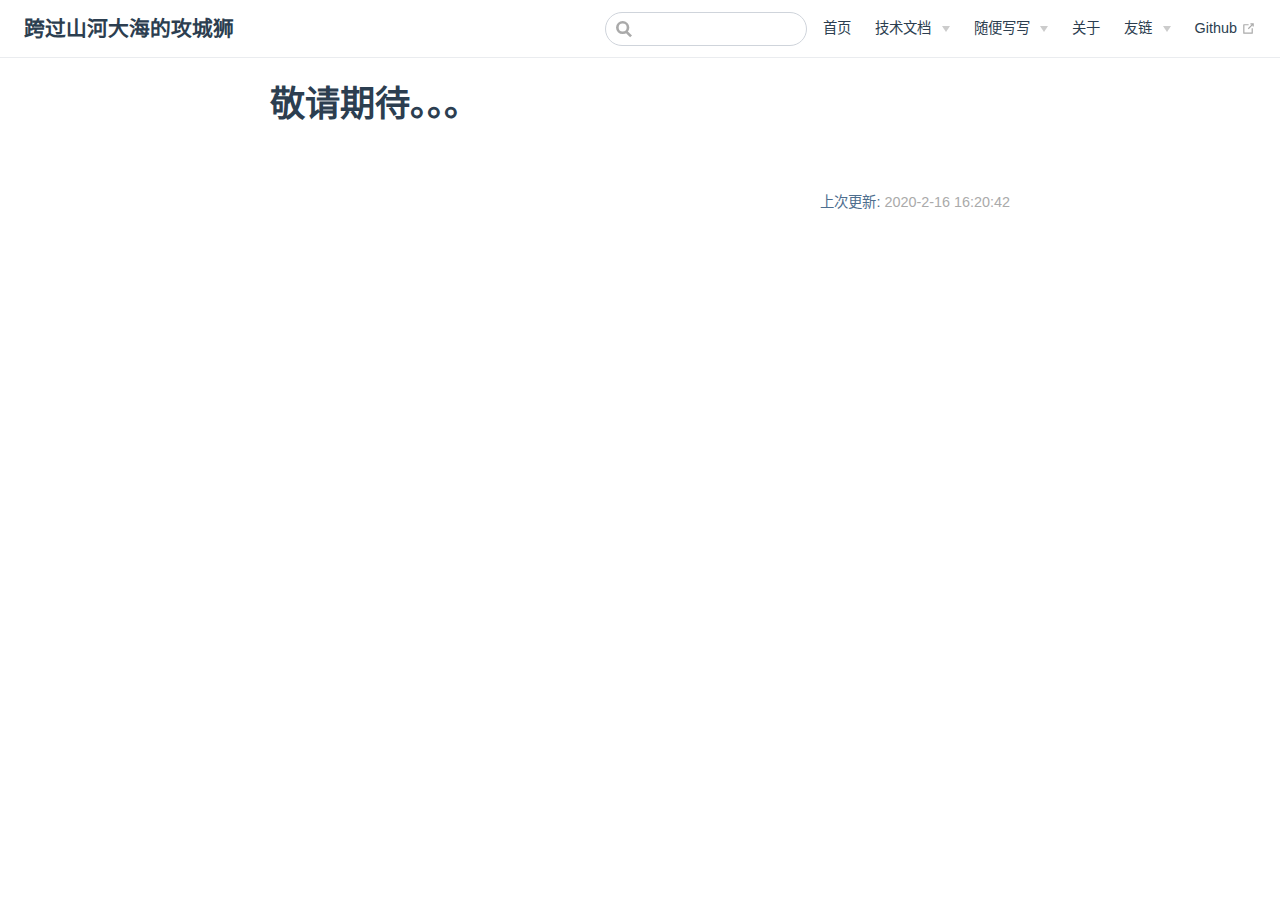
<file: tech/vue-cli/index.html>
<!DOCTYPE html>
<html lang="zh-CN">
  <head>
    <meta charset="utf-8">
    <meta name="viewport" content="width=device-width,initial-scale=1">
    <title>敬请期待。。。 | 跨过山河大海的攻城狮</title>
    <meta name="description" content="There is no royal road to learning">
    <meta name="generator" content="VuePress 1.3.0">
    
    
    <link rel="preload" href="/assets/css/0.styles.ec6bccb2.css" as="style"><link rel="preload" href="/assets/js/app.518a227c.js" as="script"><link rel="preload" href="/assets/js/3.70fd9169.js" as="script"><link rel="preload" href="/assets/js/16.1d4d4525.js" as="script"><link rel="prefetch" href="/assets/js/10.365213d4.js"><link rel="prefetch" href="/assets/js/11.32985faf.js"><link rel="prefetch" href="/assets/js/12.01d023c9.js"><link rel="prefetch" href="/assets/js/13.d1e4177c.js"><link rel="prefetch" href="/assets/js/14.aa61d457.js"><link rel="prefetch" href="/assets/js/15.ceeab785.js"><link rel="prefetch" href="/assets/js/17.2efd3caf.js"><link rel="prefetch" href="/assets/js/18.f1ca622d.js"><link rel="prefetch" href="/assets/js/19.f20b45ac.js"><link rel="prefetch" href="/assets/js/20.231a0a8a.js"><link rel="prefetch" href="/assets/js/21.43d3d262.js"><link rel="prefetch" href="/assets/js/4.538a04d4.js"><link rel="prefetch" href="/assets/js/5.29b61dc1.js"><link rel="prefetch" href="/assets/js/6.fc624eee.js"><link rel="prefetch" href="/assets/js/7.2bb33529.js"><link rel="prefetch" href="/assets/js/8.b220b584.js"><link rel="prefetch" href="/assets/js/9.b09edcb6.js"><link rel="prefetch" href="/assets/js/vendors~docsearch.a62bcc3d.js">
    <link rel="stylesheet" href="/assets/css/0.styles.ec6bccb2.css">
  </head>
  <body>
    <div id="app" data-server-rendered="true"><div class="theme-container no-sidebar"><header class="navbar"><div class="sidebar-button"><svg xmlns="http://www.w3.org/2000/svg" aria-hidden="true" role="img" viewBox="0 0 448 512" class="icon"><path fill="currentColor" d="M436 124H12c-6.627 0-12-5.373-12-12V80c0-6.627 5.373-12 12-12h424c6.627 0 12 5.373 12 12v32c0 6.627-5.373 12-12 12zm0 160H12c-6.627 0-12-5.373-12-12v-32c0-6.627 5.373-12 12-12h424c6.627 0 12 5.373 12 12v32c0 6.627-5.373 12-12 12zm0 160H12c-6.627 0-12-5.373-12-12v-32c0-6.627 5.373-12 12-12h424c6.627 0 12 5.373 12 12v32c0 6.627-5.373 12-12 12z"></path></svg></div> <a href="/" class="home-link router-link-active"><!----> <span class="site-name">跨过山河大海的攻城狮</span></a> <div class="links"><form id="search-form" role="search" class="algolia-search-wrapper search-box"><input id="algolia-search-input" class="search-query"></form> <nav class="nav-links can-hide"><div class="nav-item"><a href="/" class="nav-link">
  首页
</a></div><div class="nav-item"><div class="dropdown-wrapper"><button type="button" aria-label="Tech Menu" class="dropdown-title"><span class="title">技术文档</span> <span class="arrow right"></span></button> <ul class="nav-dropdown" style="display:none;"><li class="dropdown-item"><h4>
          前端
        </h4> <ul class="dropdown-subitem-wrapper"><li class="dropdown-subitem"><a href="/tech/vue/" class="nav-link">
  Vue
</a></li><li class="dropdown-subitem"><a href="/tech/webpack/" class="nav-link">
  Webpack
</a></li><li class="dropdown-subitem"><a href="/tech/vue-cli/" class="nav-link router-link-exact-active router-link-active">
  Vue-cli
</a></li></ul></li><li class="dropdown-item"><h4>
          后端
        </h4> <ul class="dropdown-subitem-wrapper"><li class="dropdown-subitem"><a href="/tech/python/" class="nav-link">
  Python
</a></li></ul></li></ul></div></div><div class="nav-item"><div class="dropdown-wrapper"><button type="button" aria-label="Other Menu" class="dropdown-title"><span class="title">随便写写</span> <span class="arrow right"></span></button> <ul class="nav-dropdown" style="display:none;"><li class="dropdown-item"><!----> <a href="/tech/python/" class="nav-link">
  摄影
</a></li><li class="dropdown-item"><!----> <a href="/tech/python/" class="nav-link">
  美食
</a></li></ul></div></div><div class="nav-item"><a href="/tech/vue/" class="nav-link">
  关于
</a></div><div class="nav-item"><div class="dropdown-wrapper"><button type="button" aria-label="Friend Menu" class="dropdown-title"><span class="title">友链</span> <span class="arrow right"></span></button> <ul class="nav-dropdown" style="display:none;"><li class="dropdown-item"><!----> <a href="https://blog.leesans.com/" target="_blank" rel="noopener noreferrer" class="nav-link external">
  LeeSans
  <svg xmlns="http://www.w3.org/2000/svg" aria-hidden="true" x="0px" y="0px" viewBox="0 0 100 100" width="15" height="15" class="icon outbound"><path fill="currentColor" d="M18.8,85.1h56l0,0c2.2,0,4-1.8,4-4v-32h-8v28h-48v-48h28v-8h-32l0,0c-2.2,0-4,1.8-4,4v56C14.8,83.3,16.6,85.1,18.8,85.1z"></path> <polygon fill="currentColor" points="45.7,48.7 51.3,54.3 77.2,28.5 77.2,37.2 85.2,37.2 85.2,14.9 62.8,14.9 62.8,22.9 71.5,22.9"></polygon></svg></a></li><li class="dropdown-item"><!----> <a href="https://mifuko.github.io/" target="_blank" rel="noopener noreferrer" class="nav-link external">
  黄金飞
  <svg xmlns="http://www.w3.org/2000/svg" aria-hidden="true" x="0px" y="0px" viewBox="0 0 100 100" width="15" height="15" class="icon outbound"><path fill="currentColor" d="M18.8,85.1h56l0,0c2.2,0,4-1.8,4-4v-32h-8v28h-48v-48h28v-8h-32l0,0c-2.2,0-4,1.8-4,4v56C14.8,83.3,16.6,85.1,18.8,85.1z"></path> <polygon fill="currentColor" points="45.7,48.7 51.3,54.3 77.2,28.5 77.2,37.2 85.2,37.2 85.2,14.9 62.8,14.9 62.8,22.9 71.5,22.9"></polygon></svg></a></li></ul></div></div><div class="nav-item"><a href="https://baidu.com" target="_blank" rel="noopener noreferrer" class="nav-link external">
  Github
  <svg xmlns="http://www.w3.org/2000/svg" aria-hidden="true" x="0px" y="0px" viewBox="0 0 100 100" width="15" height="15" class="icon outbound"><path fill="currentColor" d="M18.8,85.1h56l0,0c2.2,0,4-1.8,4-4v-32h-8v28h-48v-48h28v-8h-32l0,0c-2.2,0-4,1.8-4,4v56C14.8,83.3,16.6,85.1,18.8,85.1z"></path> <polygon fill="currentColor" points="45.7,48.7 51.3,54.3 77.2,28.5 77.2,37.2 85.2,37.2 85.2,14.9 62.8,14.9 62.8,22.9 71.5,22.9"></polygon></svg></a></div> <!----></nav></div></header> <div class="sidebar-mask"></div> <aside class="sidebar"><nav class="nav-links"><div class="nav-item"><a href="/" class="nav-link">
  首页
</a></div><div class="nav-item"><div class="dropdown-wrapper"><button type="button" aria-label="Tech Menu" class="dropdown-title"><span class="title">技术文档</span> <span class="arrow right"></span></button> <ul class="nav-dropdown" style="display:none;"><li class="dropdown-item"><h4>
          前端
        </h4> <ul class="dropdown-subitem-wrapper"><li class="dropdown-subitem"><a href="/tech/vue/" class="nav-link">
  Vue
</a></li><li class="dropdown-subitem"><a href="/tech/webpack/" class="nav-link">
  Webpack
</a></li><li class="dropdown-subitem"><a href="/tech/vue-cli/" class="nav-link router-link-exact-active router-link-active">
  Vue-cli
</a></li></ul></li><li class="dropdown-item"><h4>
          后端
        </h4> <ul class="dropdown-subitem-wrapper"><li class="dropdown-subitem"><a href="/tech/python/" class="nav-link">
  Python
</a></li></ul></li></ul></div></div><div class="nav-item"><div class="dropdown-wrapper"><button type="button" aria-label="Other Menu" class="dropdown-title"><span class="title">随便写写</span> <span class="arrow right"></span></button> <ul class="nav-dropdown" style="display:none;"><li class="dropdown-item"><!----> <a href="/tech/python/" class="nav-link">
  摄影
</a></li><li class="dropdown-item"><!----> <a href="/tech/python/" class="nav-link">
  美食
</a></li></ul></div></div><div class="nav-item"><a href="/tech/vue/" class="nav-link">
  关于
</a></div><div class="nav-item"><div class="dropdown-wrapper"><button type="button" aria-label="Friend Menu" class="dropdown-title"><span class="title">友链</span> <span class="arrow right"></span></button> <ul class="nav-dropdown" style="display:none;"><li class="dropdown-item"><!----> <a href="https://blog.leesans.com/" target="_blank" rel="noopener noreferrer" class="nav-link external">
  LeeSans
  <svg xmlns="http://www.w3.org/2000/svg" aria-hidden="true" x="0px" y="0px" viewBox="0 0 100 100" width="15" height="15" class="icon outbound"><path fill="currentColor" d="M18.8,85.1h56l0,0c2.2,0,4-1.8,4-4v-32h-8v28h-48v-48h28v-8h-32l0,0c-2.2,0-4,1.8-4,4v56C14.8,83.3,16.6,85.1,18.8,85.1z"></path> <polygon fill="currentColor" points="45.7,48.7 51.3,54.3 77.2,28.5 77.2,37.2 85.2,37.2 85.2,14.9 62.8,14.9 62.8,22.9 71.5,22.9"></polygon></svg></a></li><li class="dropdown-item"><!----> <a href="https://mifuko.github.io/" target="_blank" rel="noopener noreferrer" class="nav-link external">
  黄金飞
  <svg xmlns="http://www.w3.org/2000/svg" aria-hidden="true" x="0px" y="0px" viewBox="0 0 100 100" width="15" height="15" class="icon outbound"><path fill="currentColor" d="M18.8,85.1h56l0,0c2.2,0,4-1.8,4-4v-32h-8v28h-48v-48h28v-8h-32l0,0c-2.2,0-4,1.8-4,4v56C14.8,83.3,16.6,85.1,18.8,85.1z"></path> <polygon fill="currentColor" points="45.7,48.7 51.3,54.3 77.2,28.5 77.2,37.2 85.2,37.2 85.2,14.9 62.8,14.9 62.8,22.9 71.5,22.9"></polygon></svg></a></li></ul></div></div><div class="nav-item"><a href="https://baidu.com" target="_blank" rel="noopener noreferrer" class="nav-link external">
  Github
  <svg xmlns="http://www.w3.org/2000/svg" aria-hidden="true" x="0px" y="0px" viewBox="0 0 100 100" width="15" height="15" class="icon outbound"><path fill="currentColor" d="M18.8,85.1h56l0,0c2.2,0,4-1.8,4-4v-32h-8v28h-48v-48h28v-8h-32l0,0c-2.2,0-4,1.8-4,4v56C14.8,83.3,16.6,85.1,18.8,85.1z"></path> <polygon fill="currentColor" points="45.7,48.7 51.3,54.3 77.2,28.5 77.2,37.2 85.2,37.2 85.2,14.9 62.8,14.9 62.8,22.9 71.5,22.9"></polygon></svg></a></div> <!----></nav>  <!----> </aside> <main class="page"> <div class="theme-default-content content__default"><h1 id="敬请期待。。。"><a href="#敬请期待。。。" class="header-anchor">#</a> 敬请期待。。。</h1></div> <footer class="page-edit"><!----> <div class="last-updated"><span class="prefix">上次更新:</span> <span class="time">2020-2-16 16:20:42</span></div></footer> <!----> </main></div><div class="global-ui"></div></div>
    <script src="/assets/js/app.518a227c.js" defer></script><script src="/assets/js/3.70fd9169.js" defer></script><script src="/assets/js/16.1d4d4525.js" defer></script>
  </body>
</html>
</file>
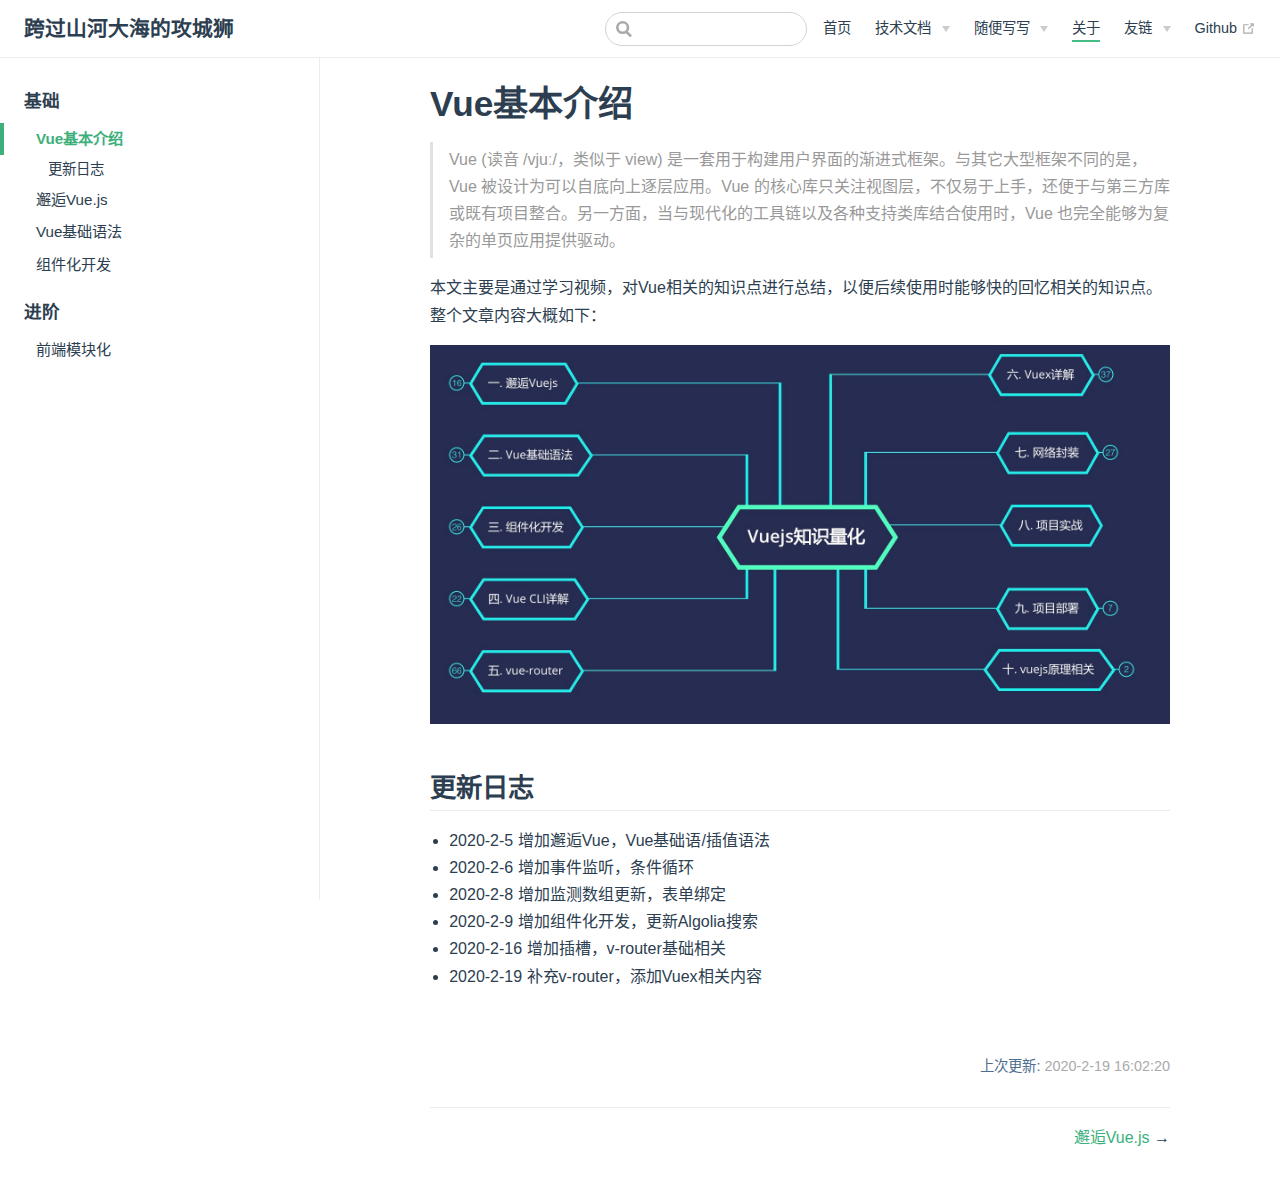
<file: tech/vue/index.html>
<!DOCTYPE html>
<html lang="zh-CN">
  <head>
    <meta charset="utf-8">
    <meta name="viewport" content="width=device-width,initial-scale=1">
    <title>Vue基本介绍 | 跨过山河大海的攻城狮</title>
    <meta name="description" content="There is no royal road to learning">
    <meta name="generator" content="VuePress 1.3.0">
    
    
    <link rel="preload" href="/assets/css/0.styles.ec6bccb2.css" as="style"><link rel="preload" href="/assets/js/app.518a227c.js" as="script"><link rel="preload" href="/assets/js/3.70fd9169.js" as="script"><link rel="preload" href="/assets/js/8.b220b584.js" as="script"><link rel="prefetch" href="/assets/js/10.365213d4.js"><link rel="prefetch" href="/assets/js/11.32985faf.js"><link rel="prefetch" href="/assets/js/12.01d023c9.js"><link rel="prefetch" href="/assets/js/13.d1e4177c.js"><link rel="prefetch" href="/assets/js/14.aa61d457.js"><link rel="prefetch" href="/assets/js/15.ceeab785.js"><link rel="prefetch" href="/assets/js/16.1d4d4525.js"><link rel="prefetch" href="/assets/js/17.2efd3caf.js"><link rel="prefetch" href="/assets/js/18.f1ca622d.js"><link rel="prefetch" href="/assets/js/19.f20b45ac.js"><link rel="prefetch" href="/assets/js/20.231a0a8a.js"><link rel="prefetch" href="/assets/js/21.43d3d262.js"><link rel="prefetch" href="/assets/js/4.538a04d4.js"><link rel="prefetch" href="/assets/js/5.29b61dc1.js"><link rel="prefetch" href="/assets/js/6.fc624eee.js"><link rel="prefetch" href="/assets/js/7.2bb33529.js"><link rel="prefetch" href="/assets/js/9.b09edcb6.js"><link rel="prefetch" href="/assets/js/vendors~docsearch.a62bcc3d.js">
    <link rel="stylesheet" href="/assets/css/0.styles.ec6bccb2.css">
  </head>
  <body>
    <div id="app" data-server-rendered="true"><div class="theme-container"><header class="navbar"><div class="sidebar-button"><svg xmlns="http://www.w3.org/2000/svg" aria-hidden="true" role="img" viewBox="0 0 448 512" class="icon"><path fill="currentColor" d="M436 124H12c-6.627 0-12-5.373-12-12V80c0-6.627 5.373-12 12-12h424c6.627 0 12 5.373 12 12v32c0 6.627-5.373 12-12 12zm0 160H12c-6.627 0-12-5.373-12-12v-32c0-6.627 5.373-12 12-12h424c6.627 0 12 5.373 12 12v32c0 6.627-5.373 12-12 12zm0 160H12c-6.627 0-12-5.373-12-12v-32c0-6.627 5.373-12 12-12h424c6.627 0 12 5.373 12 12v32c0 6.627-5.373 12-12 12z"></path></svg></div> <a href="/" class="home-link router-link-active"><!----> <span class="site-name">跨过山河大海的攻城狮</span></a> <div class="links"><form id="search-form" role="search" class="algolia-search-wrapper search-box"><input id="algolia-search-input" class="search-query"></form> <nav class="nav-links can-hide"><div class="nav-item"><a href="/" class="nav-link">
  首页
</a></div><div class="nav-item"><div class="dropdown-wrapper"><button type="button" aria-label="Tech Menu" class="dropdown-title"><span class="title">技术文档</span> <span class="arrow right"></span></button> <ul class="nav-dropdown" style="display:none;"><li class="dropdown-item"><h4>
          前端
        </h4> <ul class="dropdown-subitem-wrapper"><li class="dropdown-subitem"><a href="/tech/vue/" class="nav-link router-link-exact-active router-link-active">
  Vue
</a></li><li class="dropdown-subitem"><a href="/tech/webpack/" class="nav-link">
  Webpack
</a></li><li class="dropdown-subitem"><a href="/tech/vue-cli/" class="nav-link">
  Vue-cli
</a></li></ul></li><li class="dropdown-item"><h4>
          后端
        </h4> <ul class="dropdown-subitem-wrapper"><li class="dropdown-subitem"><a href="/tech/python/" class="nav-link">
  Python
</a></li></ul></li></ul></div></div><div class="nav-item"><div class="dropdown-wrapper"><button type="button" aria-label="Other Menu" class="dropdown-title"><span class="title">随便写写</span> <span class="arrow right"></span></button> <ul class="nav-dropdown" style="display:none;"><li class="dropdown-item"><!----> <a href="/tech/python/" class="nav-link">
  摄影
</a></li><li class="dropdown-item"><!----> <a href="/tech/python/" class="nav-link">
  美食
</a></li></ul></div></div><div class="nav-item"><a href="/tech/vue/" class="nav-link router-link-exact-active router-link-active">
  关于
</a></div><div class="nav-item"><div class="dropdown-wrapper"><button type="button" aria-label="Friend Menu" class="dropdown-title"><span class="title">友链</span> <span class="arrow right"></span></button> <ul class="nav-dropdown" style="display:none;"><li class="dropdown-item"><!----> <a href="https://blog.leesans.com/" target="_blank" rel="noopener noreferrer" class="nav-link external">
  LeeSans
  <svg xmlns="http://www.w3.org/2000/svg" aria-hidden="true" x="0px" y="0px" viewBox="0 0 100 100" width="15" height="15" class="icon outbound"><path fill="currentColor" d="M18.8,85.1h56l0,0c2.2,0,4-1.8,4-4v-32h-8v28h-48v-48h28v-8h-32l0,0c-2.2,0-4,1.8-4,4v56C14.8,83.3,16.6,85.1,18.8,85.1z"></path> <polygon fill="currentColor" points="45.7,48.7 51.3,54.3 77.2,28.5 77.2,37.2 85.2,37.2 85.2,14.9 62.8,14.9 62.8,22.9 71.5,22.9"></polygon></svg></a></li><li class="dropdown-item"><!----> <a href="https://mifuko.github.io/" target="_blank" rel="noopener noreferrer" class="nav-link external">
  黄金飞
  <svg xmlns="http://www.w3.org/2000/svg" aria-hidden="true" x="0px" y="0px" viewBox="0 0 100 100" width="15" height="15" class="icon outbound"><path fill="currentColor" d="M18.8,85.1h56l0,0c2.2,0,4-1.8,4-4v-32h-8v28h-48v-48h28v-8h-32l0,0c-2.2,0-4,1.8-4,4v56C14.8,83.3,16.6,85.1,18.8,85.1z"></path> <polygon fill="currentColor" points="45.7,48.7 51.3,54.3 77.2,28.5 77.2,37.2 85.2,37.2 85.2,14.9 62.8,14.9 62.8,22.9 71.5,22.9"></polygon></svg></a></li></ul></div></div><div class="nav-item"><a href="https://baidu.com" target="_blank" rel="noopener noreferrer" class="nav-link external">
  Github
  <svg xmlns="http://www.w3.org/2000/svg" aria-hidden="true" x="0px" y="0px" viewBox="0 0 100 100" width="15" height="15" class="icon outbound"><path fill="currentColor" d="M18.8,85.1h56l0,0c2.2,0,4-1.8,4-4v-32h-8v28h-48v-48h28v-8h-32l0,0c-2.2,0-4,1.8-4,4v56C14.8,83.3,16.6,85.1,18.8,85.1z"></path> <polygon fill="currentColor" points="45.7,48.7 51.3,54.3 77.2,28.5 77.2,37.2 85.2,37.2 85.2,14.9 62.8,14.9 62.8,22.9 71.5,22.9"></polygon></svg></a></div> <!----></nav></div></header> <div class="sidebar-mask"></div> <aside class="sidebar"><nav class="nav-links"><div class="nav-item"><a href="/" class="nav-link">
  首页
</a></div><div class="nav-item"><div class="dropdown-wrapper"><button type="button" aria-label="Tech Menu" class="dropdown-title"><span class="title">技术文档</span> <span class="arrow right"></span></button> <ul class="nav-dropdown" style="display:none;"><li class="dropdown-item"><h4>
          前端
        </h4> <ul class="dropdown-subitem-wrapper"><li class="dropdown-subitem"><a href="/tech/vue/" class="nav-link router-link-exact-active router-link-active">
  Vue
</a></li><li class="dropdown-subitem"><a href="/tech/webpack/" class="nav-link">
  Webpack
</a></li><li class="dropdown-subitem"><a href="/tech/vue-cli/" class="nav-link">
  Vue-cli
</a></li></ul></li><li class="dropdown-item"><h4>
          后端
        </h4> <ul class="dropdown-subitem-wrapper"><li class="dropdown-subitem"><a href="/tech/python/" class="nav-link">
  Python
</a></li></ul></li></ul></div></div><div class="nav-item"><div class="dropdown-wrapper"><button type="button" aria-label="Other Menu" class="dropdown-title"><span class="title">随便写写</span> <span class="arrow right"></span></button> <ul class="nav-dropdown" style="display:none;"><li class="dropdown-item"><!----> <a href="/tech/python/" class="nav-link">
  摄影
</a></li><li class="dropdown-item"><!----> <a href="/tech/python/" class="nav-link">
  美食
</a></li></ul></div></div><div class="nav-item"><a href="/tech/vue/" class="nav-link router-link-exact-active router-link-active">
  关于
</a></div><div class="nav-item"><div class="dropdown-wrapper"><button type="button" aria-label="Friend Menu" class="dropdown-title"><span class="title">友链</span> <span class="arrow right"></span></button> <ul class="nav-dropdown" style="display:none;"><li class="dropdown-item"><!----> <a href="https://blog.leesans.com/" target="_blank" rel="noopener noreferrer" class="nav-link external">
  LeeSans
  <svg xmlns="http://www.w3.org/2000/svg" aria-hidden="true" x="0px" y="0px" viewBox="0 0 100 100" width="15" height="15" class="icon outbound"><path fill="currentColor" d="M18.8,85.1h56l0,0c2.2,0,4-1.8,4-4v-32h-8v28h-48v-48h28v-8h-32l0,0c-2.2,0-4,1.8-4,4v56C14.8,83.3,16.6,85.1,18.8,85.1z"></path> <polygon fill="currentColor" points="45.7,48.7 51.3,54.3 77.2,28.5 77.2,37.2 85.2,37.2 85.2,14.9 62.8,14.9 62.8,22.9 71.5,22.9"></polygon></svg></a></li><li class="dropdown-item"><!----> <a href="https://mifuko.github.io/" target="_blank" rel="noopener noreferrer" class="nav-link external">
  黄金飞
  <svg xmlns="http://www.w3.org/2000/svg" aria-hidden="true" x="0px" y="0px" viewBox="0 0 100 100" width="15" height="15" class="icon outbound"><path fill="currentColor" d="M18.8,85.1h56l0,0c2.2,0,4-1.8,4-4v-32h-8v28h-48v-48h28v-8h-32l0,0c-2.2,0-4,1.8-4,4v56C14.8,83.3,16.6,85.1,18.8,85.1z"></path> <polygon fill="currentColor" points="45.7,48.7 51.3,54.3 77.2,28.5 77.2,37.2 85.2,37.2 85.2,14.9 62.8,14.9 62.8,22.9 71.5,22.9"></polygon></svg></a></li></ul></div></div><div class="nav-item"><a href="https://baidu.com" target="_blank" rel="noopener noreferrer" class="nav-link external">
  Github
  <svg xmlns="http://www.w3.org/2000/svg" aria-hidden="true" x="0px" y="0px" viewBox="0 0 100 100" width="15" height="15" class="icon outbound"><path fill="currentColor" d="M18.8,85.1h56l0,0c2.2,0,4-1.8,4-4v-32h-8v28h-48v-48h28v-8h-32l0,0c-2.2,0-4,1.8-4,4v56C14.8,83.3,16.6,85.1,18.8,85.1z"></path> <polygon fill="currentColor" points="45.7,48.7 51.3,54.3 77.2,28.5 77.2,37.2 85.2,37.2 85.2,14.9 62.8,14.9 62.8,22.9 71.5,22.9"></polygon></svg></a></div> <!----></nav>  <ul class="sidebar-links"><li><section class="sidebar-group depth-0"><p class="sidebar-heading open"><span>基础</span> <!----></p> <ul class="sidebar-links sidebar-group-items"><li><a href="/tech/vue/" class="active sidebar-link">Vue基本介绍</a><ul class="sidebar-sub-headers"><li class="sidebar-sub-header"><a href="/tech/vue/#更新日志" class="sidebar-link">更新日志</a></li></ul></li><li><a href="/tech/vue/邂逅Vue.html" class="sidebar-link">邂逅Vue.js</a></li><li><a href="/tech/vue/Vue基础语法.html" class="sidebar-link">Vue基础语法</a></li><li><a href="/tech/vue/组件化开发.html" class="sidebar-link">组件化开发</a></li></ul></section></li><li><section class="sidebar-group depth-0"><p class="sidebar-heading"><span>进阶</span> <!----></p> <ul class="sidebar-links sidebar-group-items"><li><a href="/tech/vue/前端模块化.html" class="sidebar-link">前端模块化</a></li></ul></section></li></ul> </aside> <main class="page"> <div class="theme-default-content content__default"><h1 id="vue基本介绍"><a href="#vue基本介绍" class="header-anchor">#</a> Vue基本介绍</h1> <blockquote><p>Vue (读音 /vjuː/，类似于 view) 是一套用于构建用户界面的渐进式框架。与其它大型框架不同的是，Vue 被设计为可以自底向上逐层应用。Vue 的核心库只关注视图层，不仅易于上手，还便于与第三方库或既有项目整合。另一方面，当与现代化的工具链以及各种支持类库结合使用时，Vue 也完全能够为复杂的单页应用提供驱动。</p></blockquote> <p>本文主要是通过学习视频，对Vue相关的知识点进行总结，以便后续使用时能够快的回忆相关的知识点。整个文章内容大概如下：</p> <p><img src="/assets/img/base.ae028f0b.jpg" alt="base"></p> <h2 id="更新日志"><a href="#更新日志" class="header-anchor">#</a> 更新日志</h2> <ul><li>2020-2-5 增加邂逅Vue，Vue基础语/插值语法</li> <li>2020-2-6 增加事件监听，条件循环</li> <li>2020-2-8 增加监测数组更新，表单绑定</li> <li>2020-2-9 增加组件化开发，更新Algolia搜索</li> <li>2020-2-16 增加插槽，v-router基础相关</li> <li>2020-2-19 补充v-router，添加Vuex相关内容</li></ul></div> <footer class="page-edit"><!----> <div class="last-updated"><span class="prefix">上次更新:</span> <span class="time">2020-2-19 16:02:20</span></div></footer> <div class="page-nav"><p class="inner"><!----> <span class="next"><a href="/tech/vue/邂逅Vue.html">
        邂逅Vue.js
      </a>
      →
    </span></p></div> </main></div><div class="global-ui"></div></div>
    <script src="/assets/js/app.518a227c.js" defer></script><script src="/assets/js/3.70fd9169.js" defer></script><script src="/assets/js/8.b220b584.js" defer></script>
  </body>
</html>
</file>
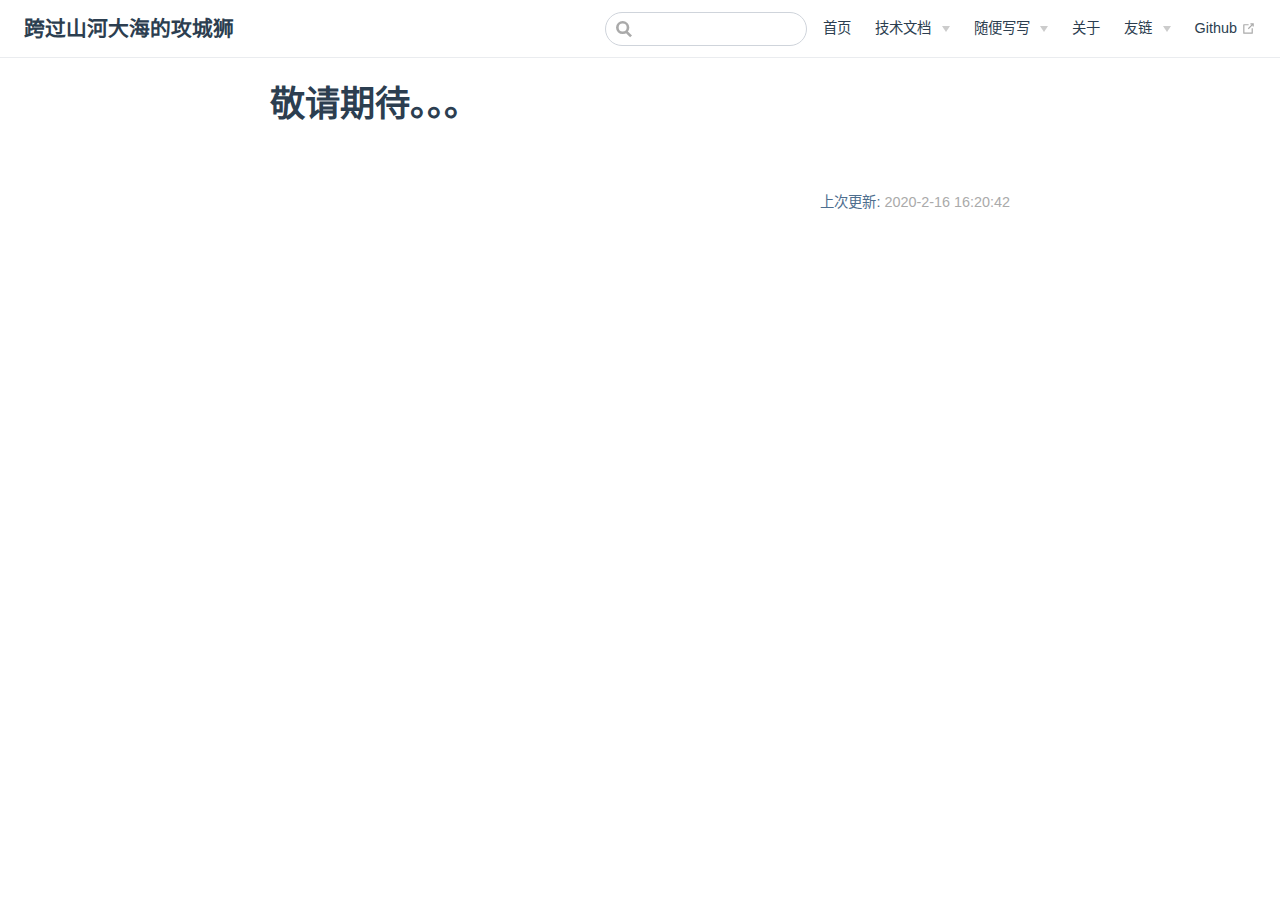
<file: tech/webpack/index.html>
<!DOCTYPE html>
<html lang="zh-CN">
  <head>
    <meta charset="utf-8">
    <meta name="viewport" content="width=device-width,initial-scale=1">
    <title>敬请期待。。。 | 跨过山河大海的攻城狮</title>
    <meta name="description" content="There is no royal road to learning">
    <meta name="generator" content="VuePress 1.3.0">
    
    
    <link rel="preload" href="/assets/css/0.styles.ec6bccb2.css" as="style"><link rel="preload" href="/assets/js/app.518a227c.js" as="script"><link rel="preload" href="/assets/js/3.70fd9169.js" as="script"><link rel="preload" href="/assets/js/20.231a0a8a.js" as="script"><link rel="prefetch" href="/assets/js/10.365213d4.js"><link rel="prefetch" href="/assets/js/11.32985faf.js"><link rel="prefetch" href="/assets/js/12.01d023c9.js"><link rel="prefetch" href="/assets/js/13.d1e4177c.js"><link rel="prefetch" href="/assets/js/14.aa61d457.js"><link rel="prefetch" href="/assets/js/15.ceeab785.js"><link rel="prefetch" href="/assets/js/16.1d4d4525.js"><link rel="prefetch" href="/assets/js/17.2efd3caf.js"><link rel="prefetch" href="/assets/js/18.f1ca622d.js"><link rel="prefetch" href="/assets/js/19.f20b45ac.js"><link rel="prefetch" href="/assets/js/21.43d3d262.js"><link rel="prefetch" href="/assets/js/4.538a04d4.js"><link rel="prefetch" href="/assets/js/5.29b61dc1.js"><link rel="prefetch" href="/assets/js/6.fc624eee.js"><link rel="prefetch" href="/assets/js/7.2bb33529.js"><link rel="prefetch" href="/assets/js/8.b220b584.js"><link rel="prefetch" href="/assets/js/9.b09edcb6.js"><link rel="prefetch" href="/assets/js/vendors~docsearch.a62bcc3d.js">
    <link rel="stylesheet" href="/assets/css/0.styles.ec6bccb2.css">
  </head>
  <body>
    <div id="app" data-server-rendered="true"><div class="theme-container no-sidebar"><header class="navbar"><div class="sidebar-button"><svg xmlns="http://www.w3.org/2000/svg" aria-hidden="true" role="img" viewBox="0 0 448 512" class="icon"><path fill="currentColor" d="M436 124H12c-6.627 0-12-5.373-12-12V80c0-6.627 5.373-12 12-12h424c6.627 0 12 5.373 12 12v32c0 6.627-5.373 12-12 12zm0 160H12c-6.627 0-12-5.373-12-12v-32c0-6.627 5.373-12 12-12h424c6.627 0 12 5.373 12 12v32c0 6.627-5.373 12-12 12zm0 160H12c-6.627 0-12-5.373-12-12v-32c0-6.627 5.373-12 12-12h424c6.627 0 12 5.373 12 12v32c0 6.627-5.373 12-12 12z"></path></svg></div> <a href="/" class="home-link router-link-active"><!----> <span class="site-name">跨过山河大海的攻城狮</span></a> <div class="links"><form id="search-form" role="search" class="algolia-search-wrapper search-box"><input id="algolia-search-input" class="search-query"></form> <nav class="nav-links can-hide"><div class="nav-item"><a href="/" class="nav-link">
  首页
</a></div><div class="nav-item"><div class="dropdown-wrapper"><button type="button" aria-label="Tech Menu" class="dropdown-title"><span class="title">技术文档</span> <span class="arrow right"></span></button> <ul class="nav-dropdown" style="display:none;"><li class="dropdown-item"><h4>
          前端
        </h4> <ul class="dropdown-subitem-wrapper"><li class="dropdown-subitem"><a href="/tech/vue/" class="nav-link">
  Vue
</a></li><li class="dropdown-subitem"><a href="/tech/webpack/" class="nav-link router-link-exact-active router-link-active">
  Webpack
</a></li><li class="dropdown-subitem"><a href="/tech/vue-cli/" class="nav-link">
  Vue-cli
</a></li></ul></li><li class="dropdown-item"><h4>
          后端
        </h4> <ul class="dropdown-subitem-wrapper"><li class="dropdown-subitem"><a href="/tech/python/" class="nav-link">
  Python
</a></li></ul></li></ul></div></div><div class="nav-item"><div class="dropdown-wrapper"><button type="button" aria-label="Other Menu" class="dropdown-title"><span class="title">随便写写</span> <span class="arrow right"></span></button> <ul class="nav-dropdown" style="display:none;"><li class="dropdown-item"><!----> <a href="/tech/python/" class="nav-link">
  摄影
</a></li><li class="dropdown-item"><!----> <a href="/tech/python/" class="nav-link">
  美食
</a></li></ul></div></div><div class="nav-item"><a href="/tech/vue/" class="nav-link">
  关于
</a></div><div class="nav-item"><div class="dropdown-wrapper"><button type="button" aria-label="Friend Menu" class="dropdown-title"><span class="title">友链</span> <span class="arrow right"></span></button> <ul class="nav-dropdown" style="display:none;"><li class="dropdown-item"><!----> <a href="https://blog.leesans.com/" target="_blank" rel="noopener noreferrer" class="nav-link external">
  LeeSans
  <svg xmlns="http://www.w3.org/2000/svg" aria-hidden="true" x="0px" y="0px" viewBox="0 0 100 100" width="15" height="15" class="icon outbound"><path fill="currentColor" d="M18.8,85.1h56l0,0c2.2,0,4-1.8,4-4v-32h-8v28h-48v-48h28v-8h-32l0,0c-2.2,0-4,1.8-4,4v56C14.8,83.3,16.6,85.1,18.8,85.1z"></path> <polygon fill="currentColor" points="45.7,48.7 51.3,54.3 77.2,28.5 77.2,37.2 85.2,37.2 85.2,14.9 62.8,14.9 62.8,22.9 71.5,22.9"></polygon></svg></a></li><li class="dropdown-item"><!----> <a href="https://mifuko.github.io/" target="_blank" rel="noopener noreferrer" class="nav-link external">
  黄金飞
  <svg xmlns="http://www.w3.org/2000/svg" aria-hidden="true" x="0px" y="0px" viewBox="0 0 100 100" width="15" height="15" class="icon outbound"><path fill="currentColor" d="M18.8,85.1h56l0,0c2.2,0,4-1.8,4-4v-32h-8v28h-48v-48h28v-8h-32l0,0c-2.2,0-4,1.8-4,4v56C14.8,83.3,16.6,85.1,18.8,85.1z"></path> <polygon fill="currentColor" points="45.7,48.7 51.3,54.3 77.2,28.5 77.2,37.2 85.2,37.2 85.2,14.9 62.8,14.9 62.8,22.9 71.5,22.9"></polygon></svg></a></li></ul></div></div><div class="nav-item"><a href="https://baidu.com" target="_blank" rel="noopener noreferrer" class="nav-link external">
  Github
  <svg xmlns="http://www.w3.org/2000/svg" aria-hidden="true" x="0px" y="0px" viewBox="0 0 100 100" width="15" height="15" class="icon outbound"><path fill="currentColor" d="M18.8,85.1h56l0,0c2.2,0,4-1.8,4-4v-32h-8v28h-48v-48h28v-8h-32l0,0c-2.2,0-4,1.8-4,4v56C14.8,83.3,16.6,85.1,18.8,85.1z"></path> <polygon fill="currentColor" points="45.7,48.7 51.3,54.3 77.2,28.5 77.2,37.2 85.2,37.2 85.2,14.9 62.8,14.9 62.8,22.9 71.5,22.9"></polygon></svg></a></div> <!----></nav></div></header> <div class="sidebar-mask"></div> <aside class="sidebar"><nav class="nav-links"><div class="nav-item"><a href="/" class="nav-link">
  首页
</a></div><div class="nav-item"><div class="dropdown-wrapper"><button type="button" aria-label="Tech Menu" class="dropdown-title"><span class="title">技术文档</span> <span class="arrow right"></span></button> <ul class="nav-dropdown" style="display:none;"><li class="dropdown-item"><h4>
          前端
        </h4> <ul class="dropdown-subitem-wrapper"><li class="dropdown-subitem"><a href="/tech/vue/" class="nav-link">
  Vue
</a></li><li class="dropdown-subitem"><a href="/tech/webpack/" class="nav-link router-link-exact-active router-link-active">
  Webpack
</a></li><li class="dropdown-subitem"><a href="/tech/vue-cli/" class="nav-link">
  Vue-cli
</a></li></ul></li><li class="dropdown-item"><h4>
          后端
        </h4> <ul class="dropdown-subitem-wrapper"><li class="dropdown-subitem"><a href="/tech/python/" class="nav-link">
  Python
</a></li></ul></li></ul></div></div><div class="nav-item"><div class="dropdown-wrapper"><button type="button" aria-label="Other Menu" class="dropdown-title"><span class="title">随便写写</span> <span class="arrow right"></span></button> <ul class="nav-dropdown" style="display:none;"><li class="dropdown-item"><!----> <a href="/tech/python/" class="nav-link">
  摄影
</a></li><li class="dropdown-item"><!----> <a href="/tech/python/" class="nav-link">
  美食
</a></li></ul></div></div><div class="nav-item"><a href="/tech/vue/" class="nav-link">
  关于
</a></div><div class="nav-item"><div class="dropdown-wrapper"><button type="button" aria-label="Friend Menu" class="dropdown-title"><span class="title">友链</span> <span class="arrow right"></span></button> <ul class="nav-dropdown" style="display:none;"><li class="dropdown-item"><!----> <a href="https://blog.leesans.com/" target="_blank" rel="noopener noreferrer" class="nav-link external">
  LeeSans
  <svg xmlns="http://www.w3.org/2000/svg" aria-hidden="true" x="0px" y="0px" viewBox="0 0 100 100" width="15" height="15" class="icon outbound"><path fill="currentColor" d="M18.8,85.1h56l0,0c2.2,0,4-1.8,4-4v-32h-8v28h-48v-48h28v-8h-32l0,0c-2.2,0-4,1.8-4,4v56C14.8,83.3,16.6,85.1,18.8,85.1z"></path> <polygon fill="currentColor" points="45.7,48.7 51.3,54.3 77.2,28.5 77.2,37.2 85.2,37.2 85.2,14.9 62.8,14.9 62.8,22.9 71.5,22.9"></polygon></svg></a></li><li class="dropdown-item"><!----> <a href="https://mifuko.github.io/" target="_blank" rel="noopener noreferrer" class="nav-link external">
  黄金飞
  <svg xmlns="http://www.w3.org/2000/svg" aria-hidden="true" x="0px" y="0px" viewBox="0 0 100 100" width="15" height="15" class="icon outbound"><path fill="currentColor" d="M18.8,85.1h56l0,0c2.2,0,4-1.8,4-4v-32h-8v28h-48v-48h28v-8h-32l0,0c-2.2,0-4,1.8-4,4v56C14.8,83.3,16.6,85.1,18.8,85.1z"></path> <polygon fill="currentColor" points="45.7,48.7 51.3,54.3 77.2,28.5 77.2,37.2 85.2,37.2 85.2,14.9 62.8,14.9 62.8,22.9 71.5,22.9"></polygon></svg></a></li></ul></div></div><div class="nav-item"><a href="https://baidu.com" target="_blank" rel="noopener noreferrer" class="nav-link external">
  Github
  <svg xmlns="http://www.w3.org/2000/svg" aria-hidden="true" x="0px" y="0px" viewBox="0 0 100 100" width="15" height="15" class="icon outbound"><path fill="currentColor" d="M18.8,85.1h56l0,0c2.2,0,4-1.8,4-4v-32h-8v28h-48v-48h28v-8h-32l0,0c-2.2,0-4,1.8-4,4v56C14.8,83.3,16.6,85.1,18.8,85.1z"></path> <polygon fill="currentColor" points="45.7,48.7 51.3,54.3 77.2,28.5 77.2,37.2 85.2,37.2 85.2,14.9 62.8,14.9 62.8,22.9 71.5,22.9"></polygon></svg></a></div> <!----></nav>  <!----> </aside> <main class="page"> <div class="theme-default-content content__default"><h1 id="敬请期待。。。"><a href="#敬请期待。。。" class="header-anchor">#</a> 敬请期待。。。</h1></div> <footer class="page-edit"><!----> <div class="last-updated"><span class="prefix">上次更新:</span> <span class="time">2020-2-16 16:20:42</span></div></footer> <!----> </main></div><div class="global-ui"></div></div>
    <script src="/assets/js/app.518a227c.js" defer></script><script src="/assets/js/3.70fd9169.js" defer></script><script src="/assets/js/20.231a0a8a.js" defer></script>
  </body>
</html>
</file>
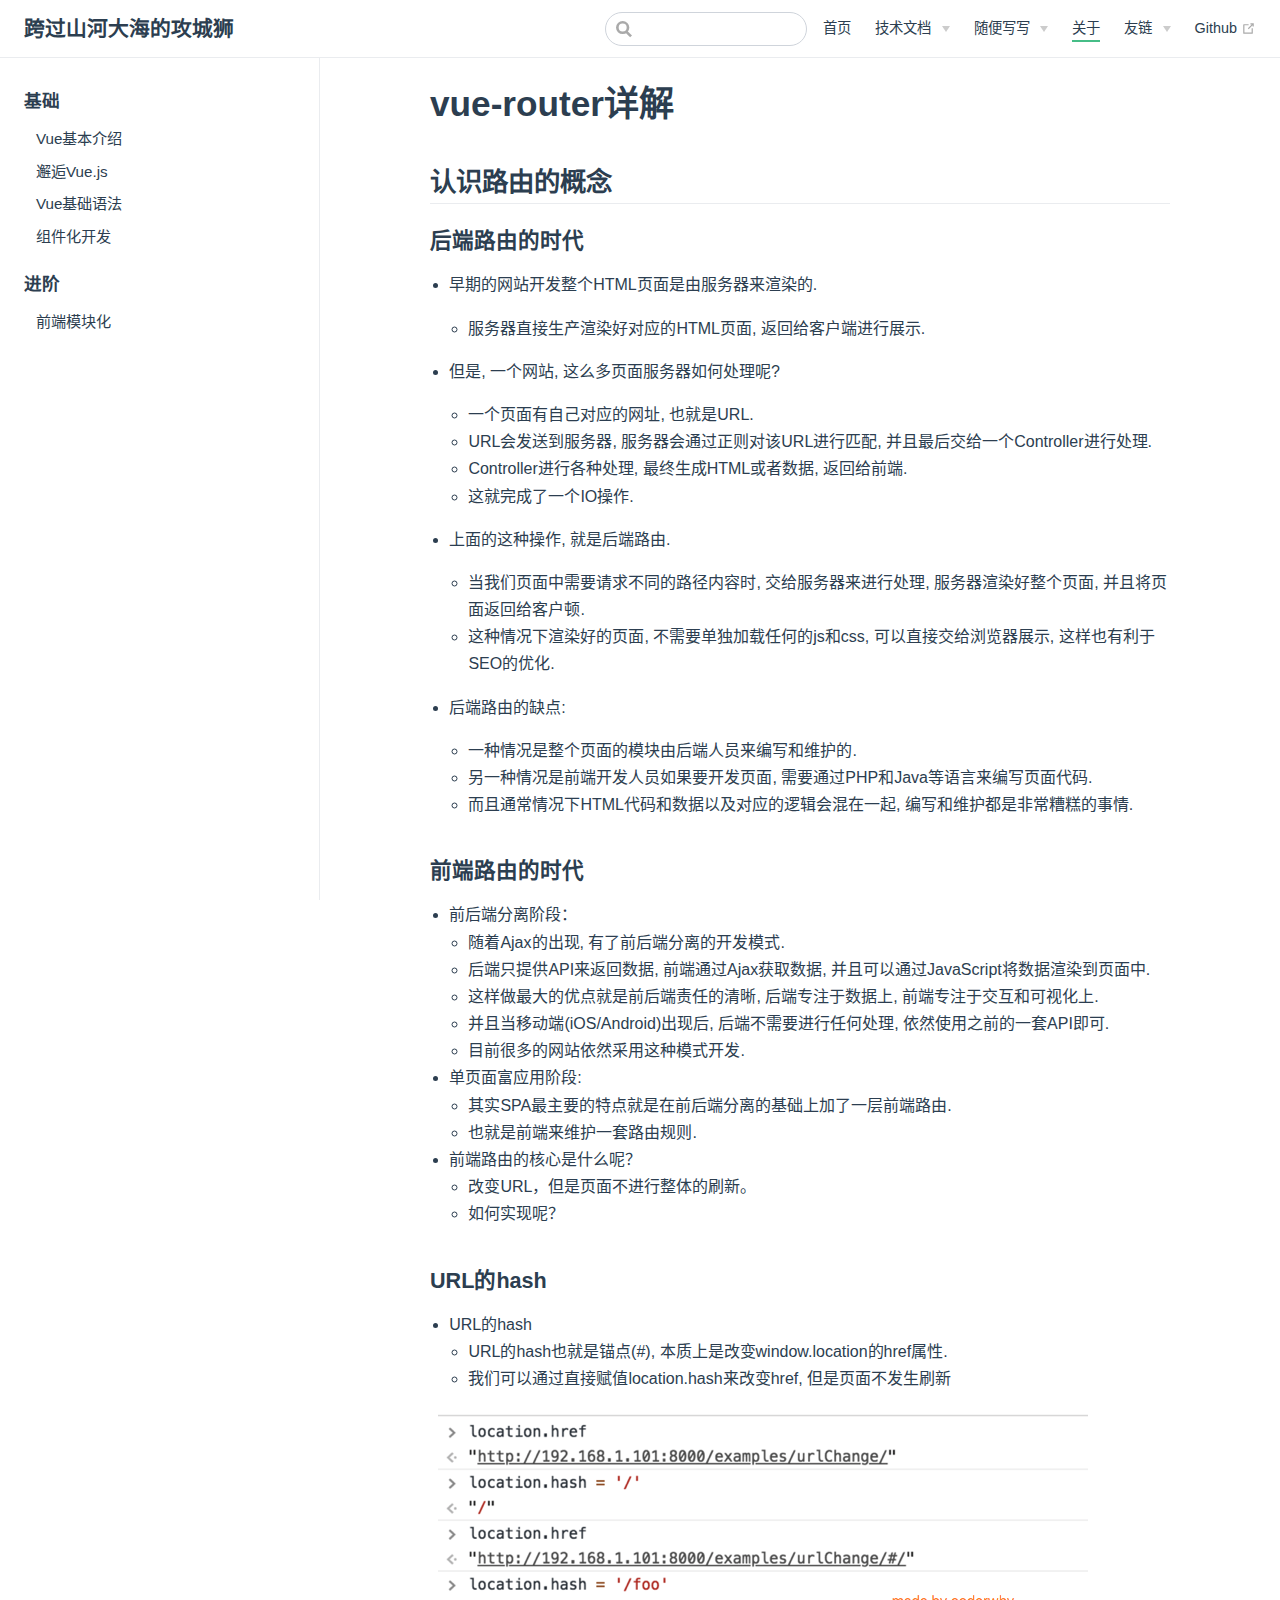
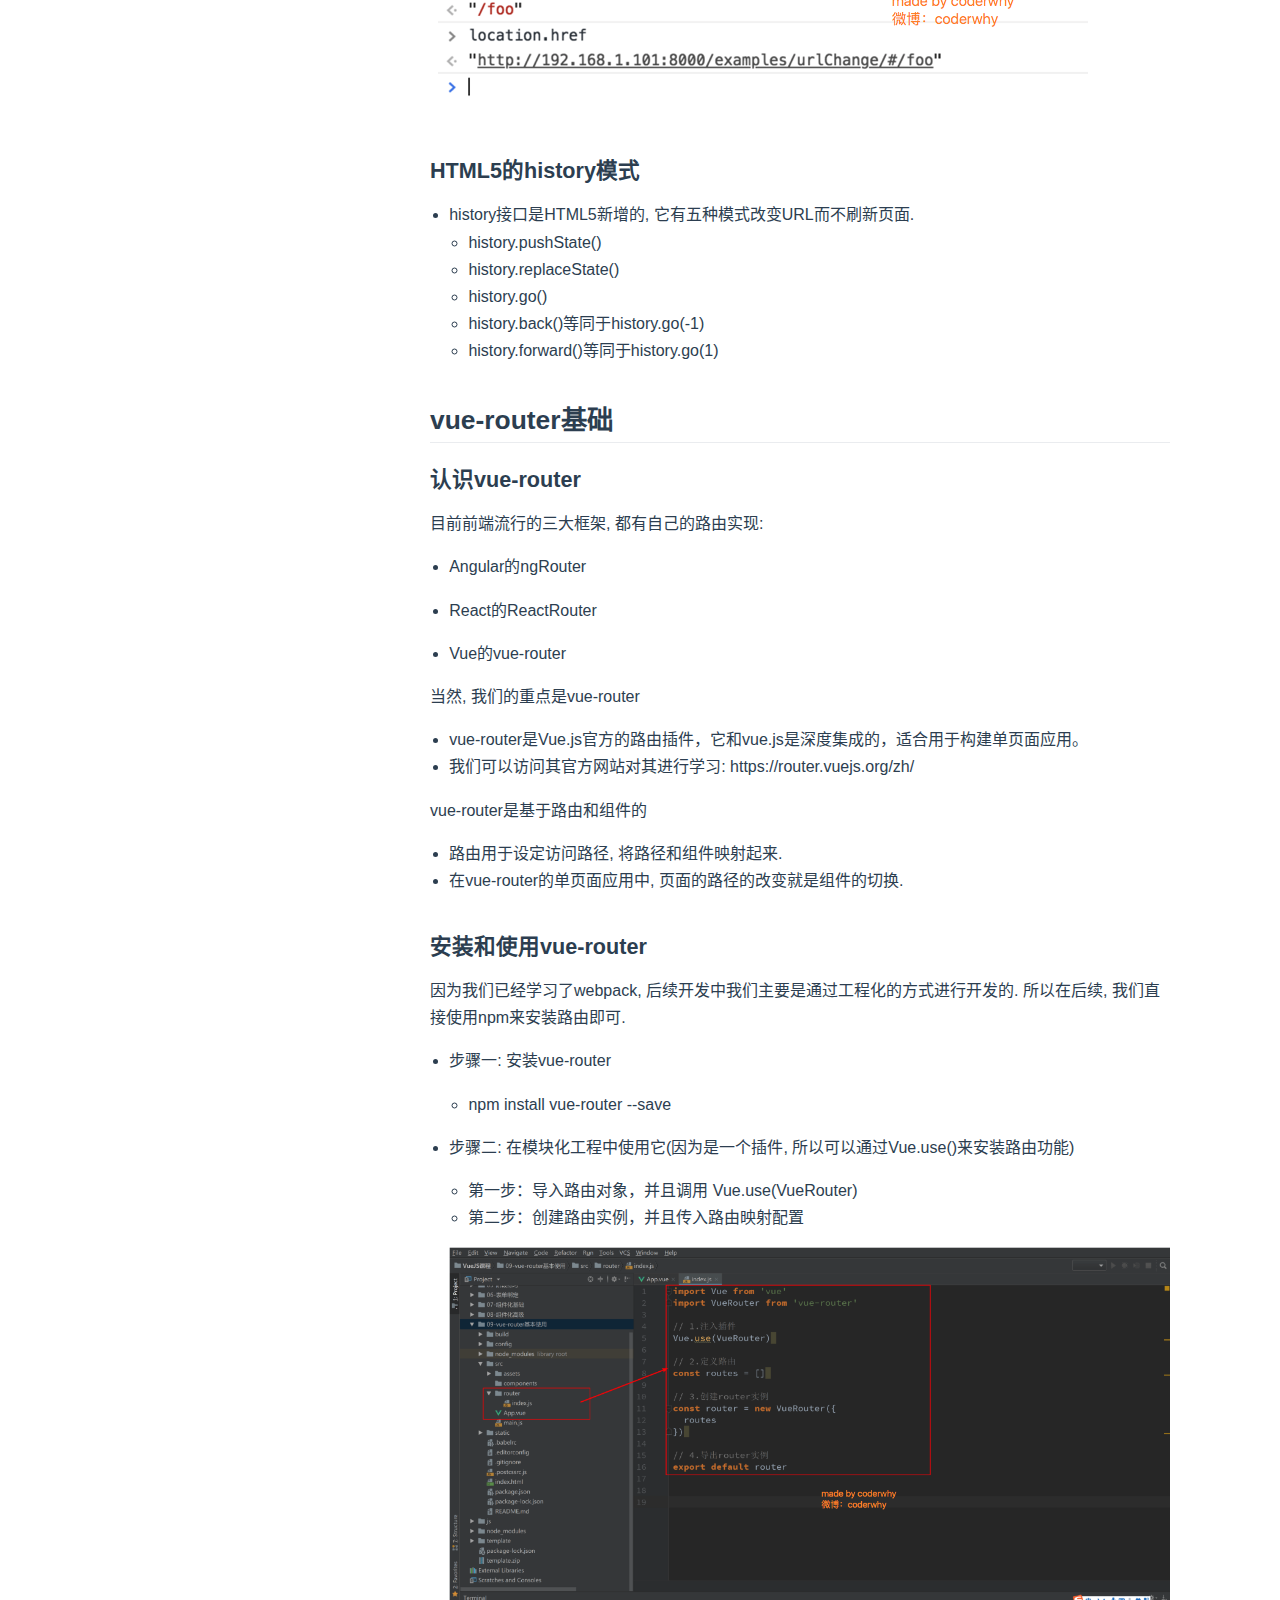
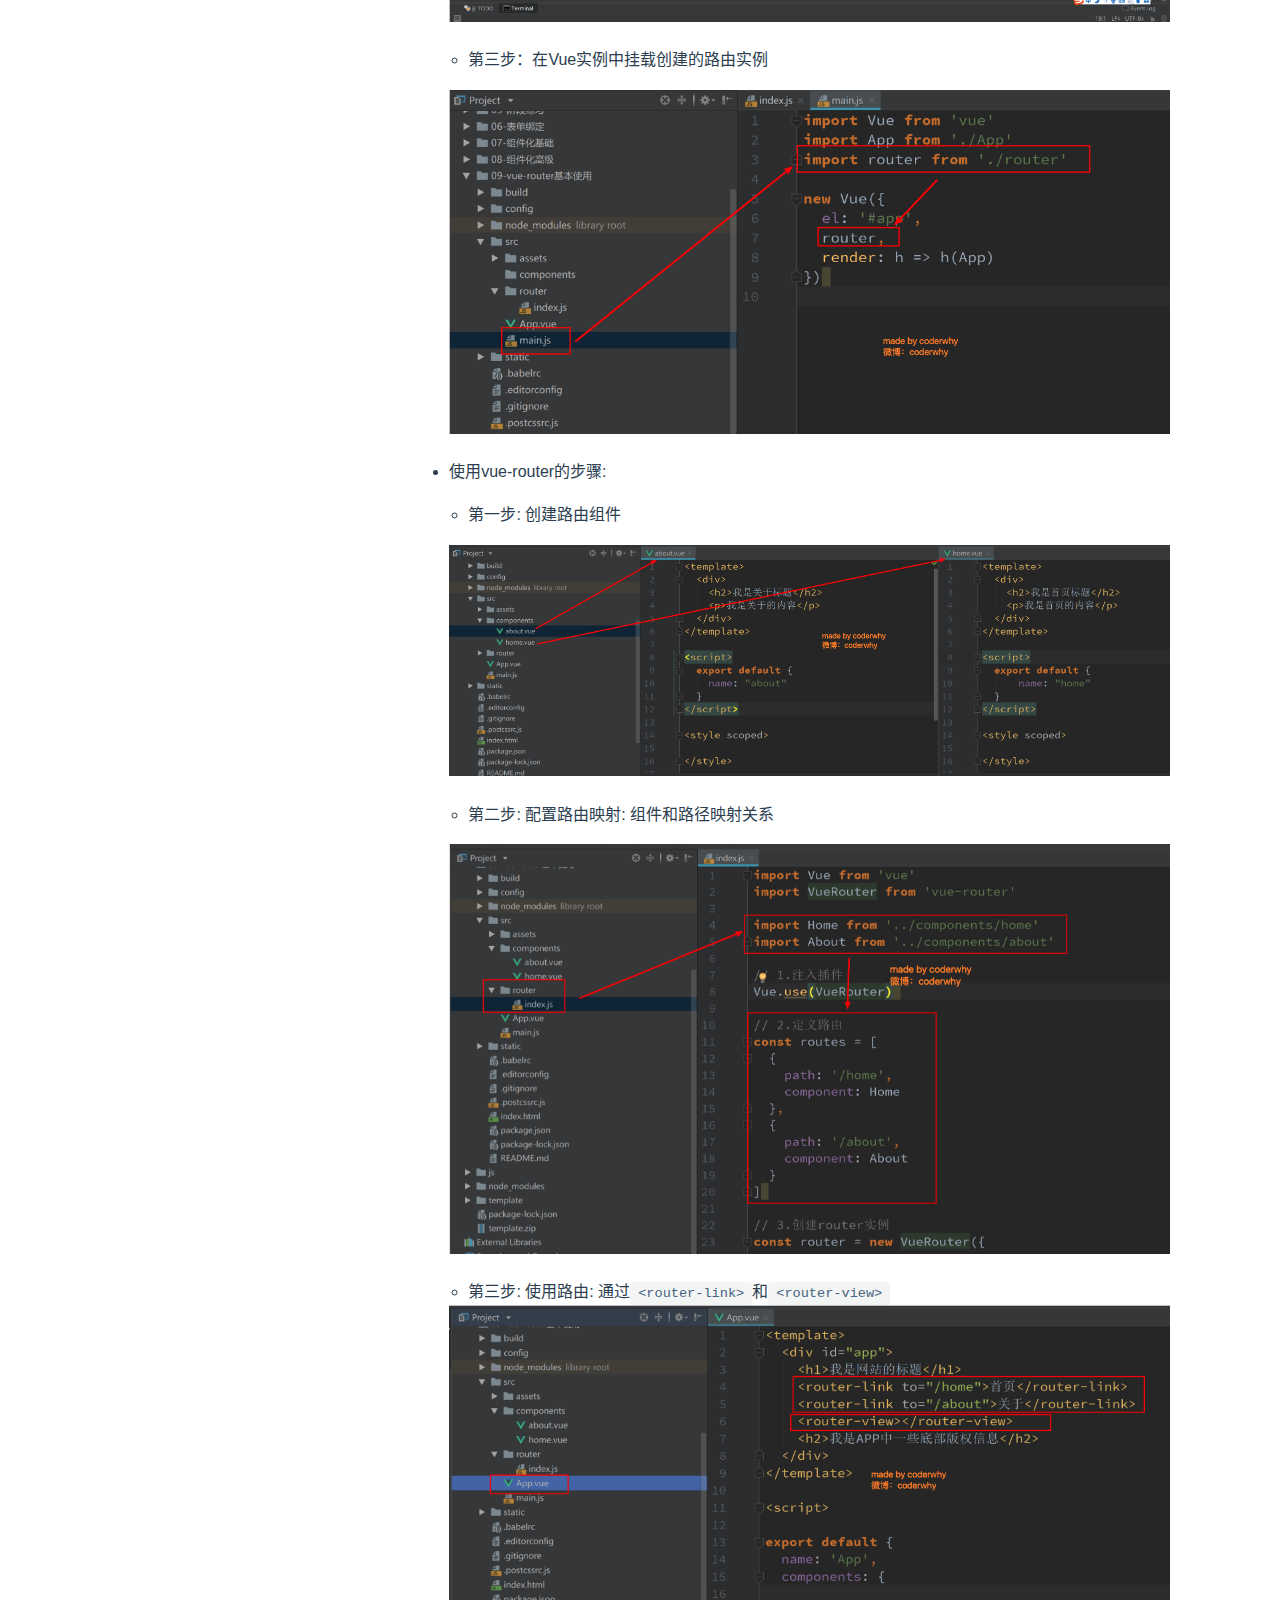
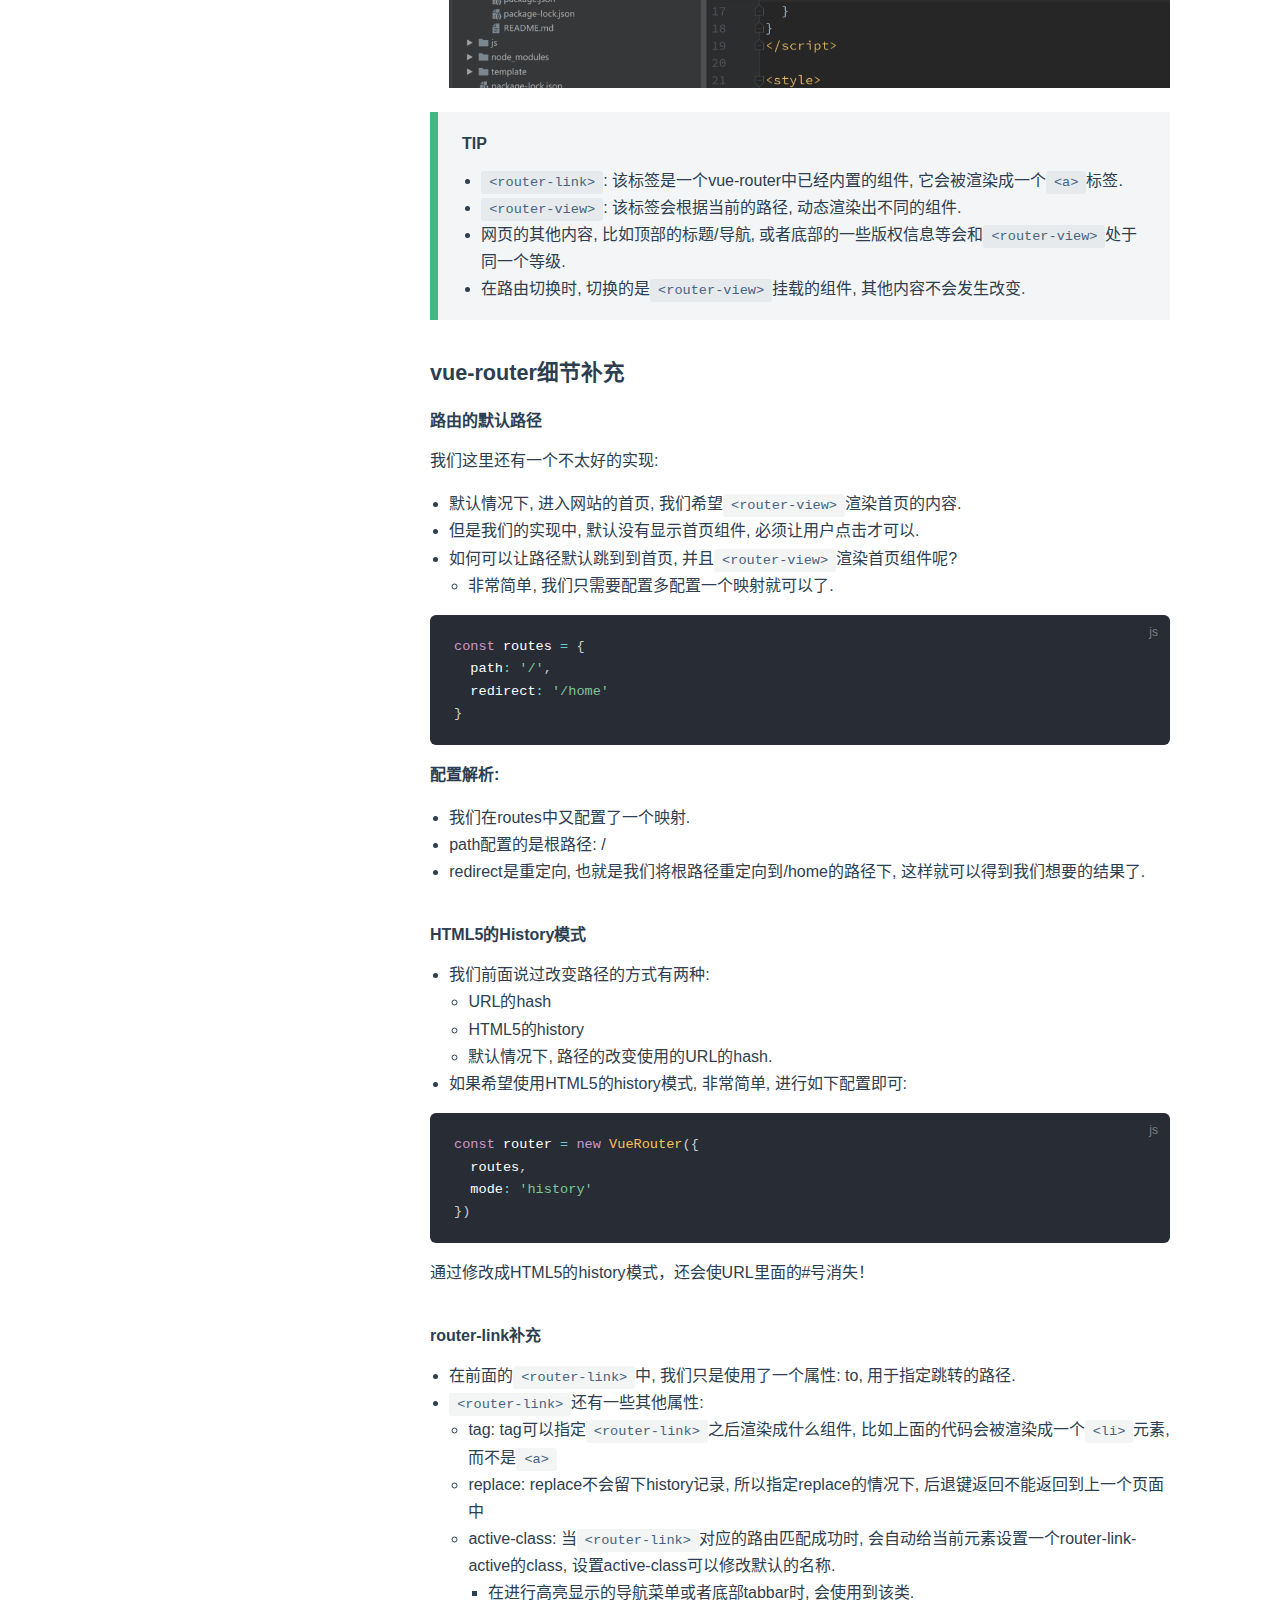
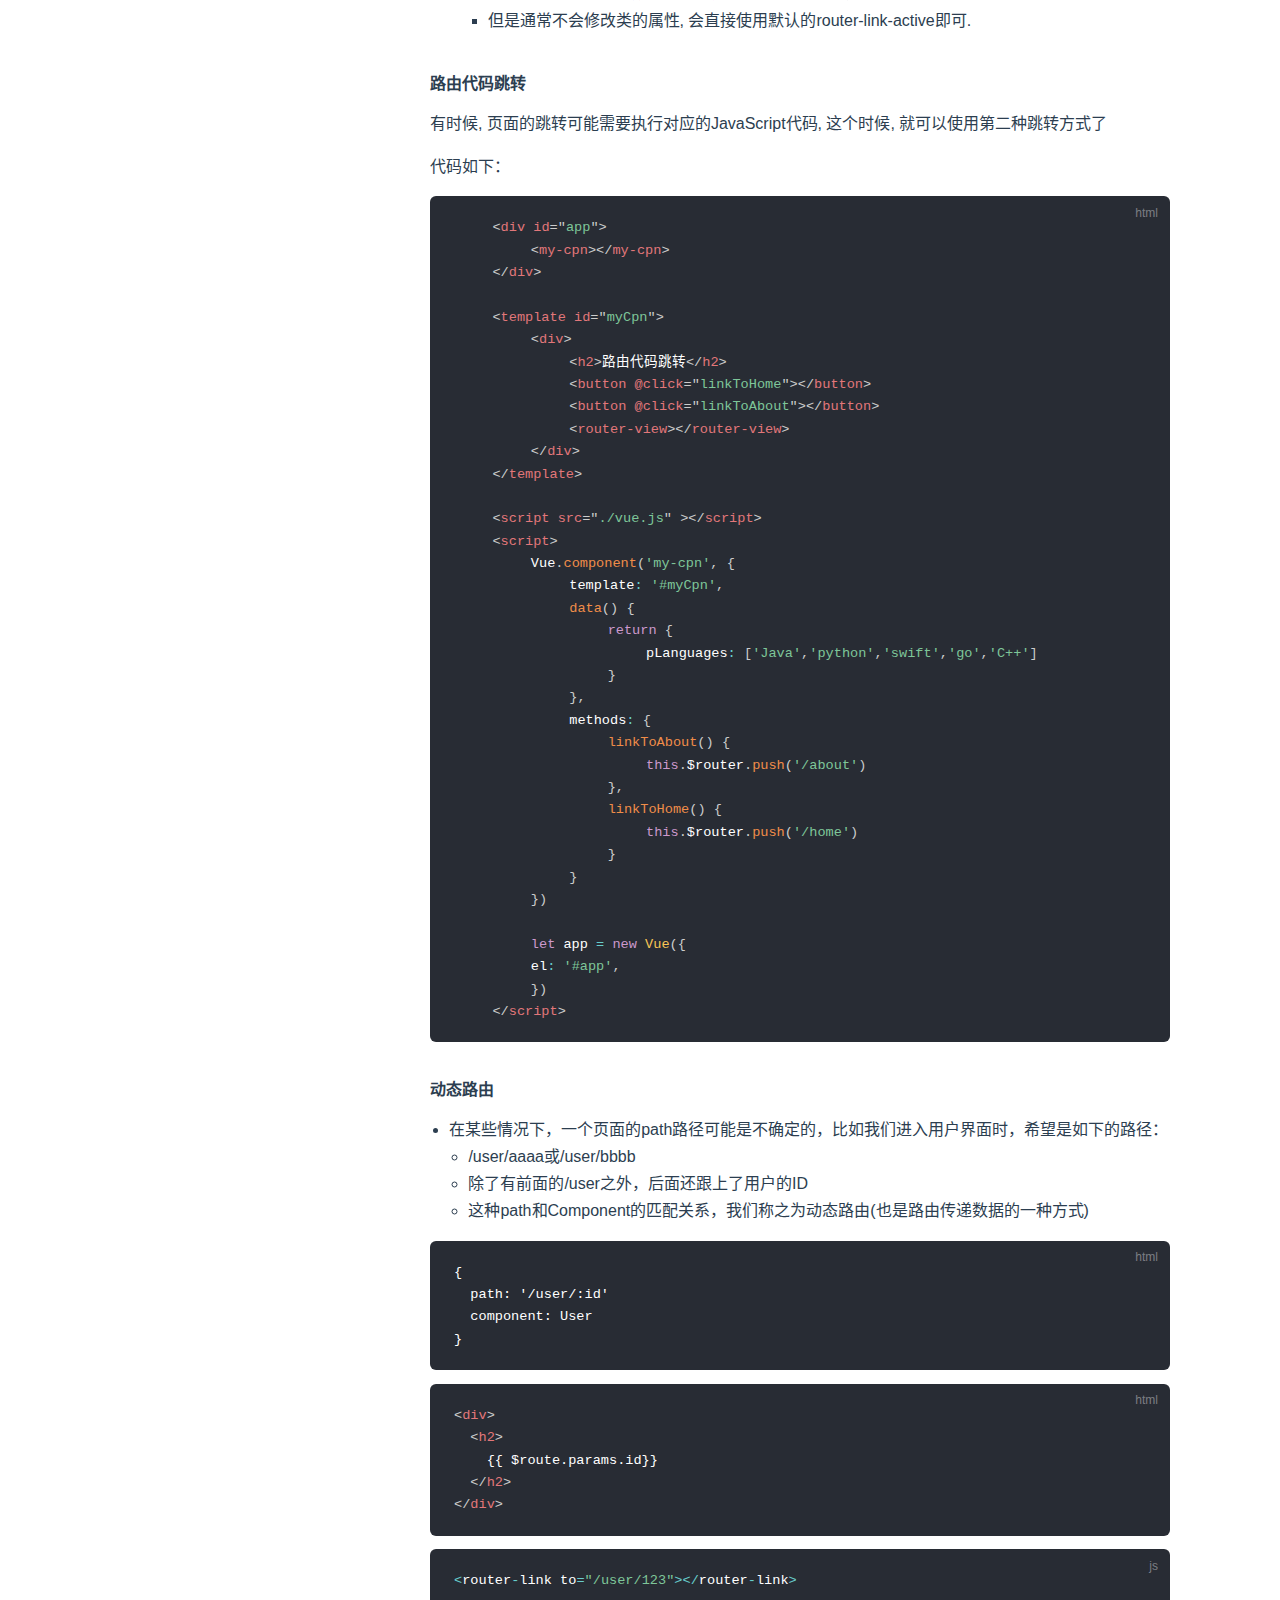
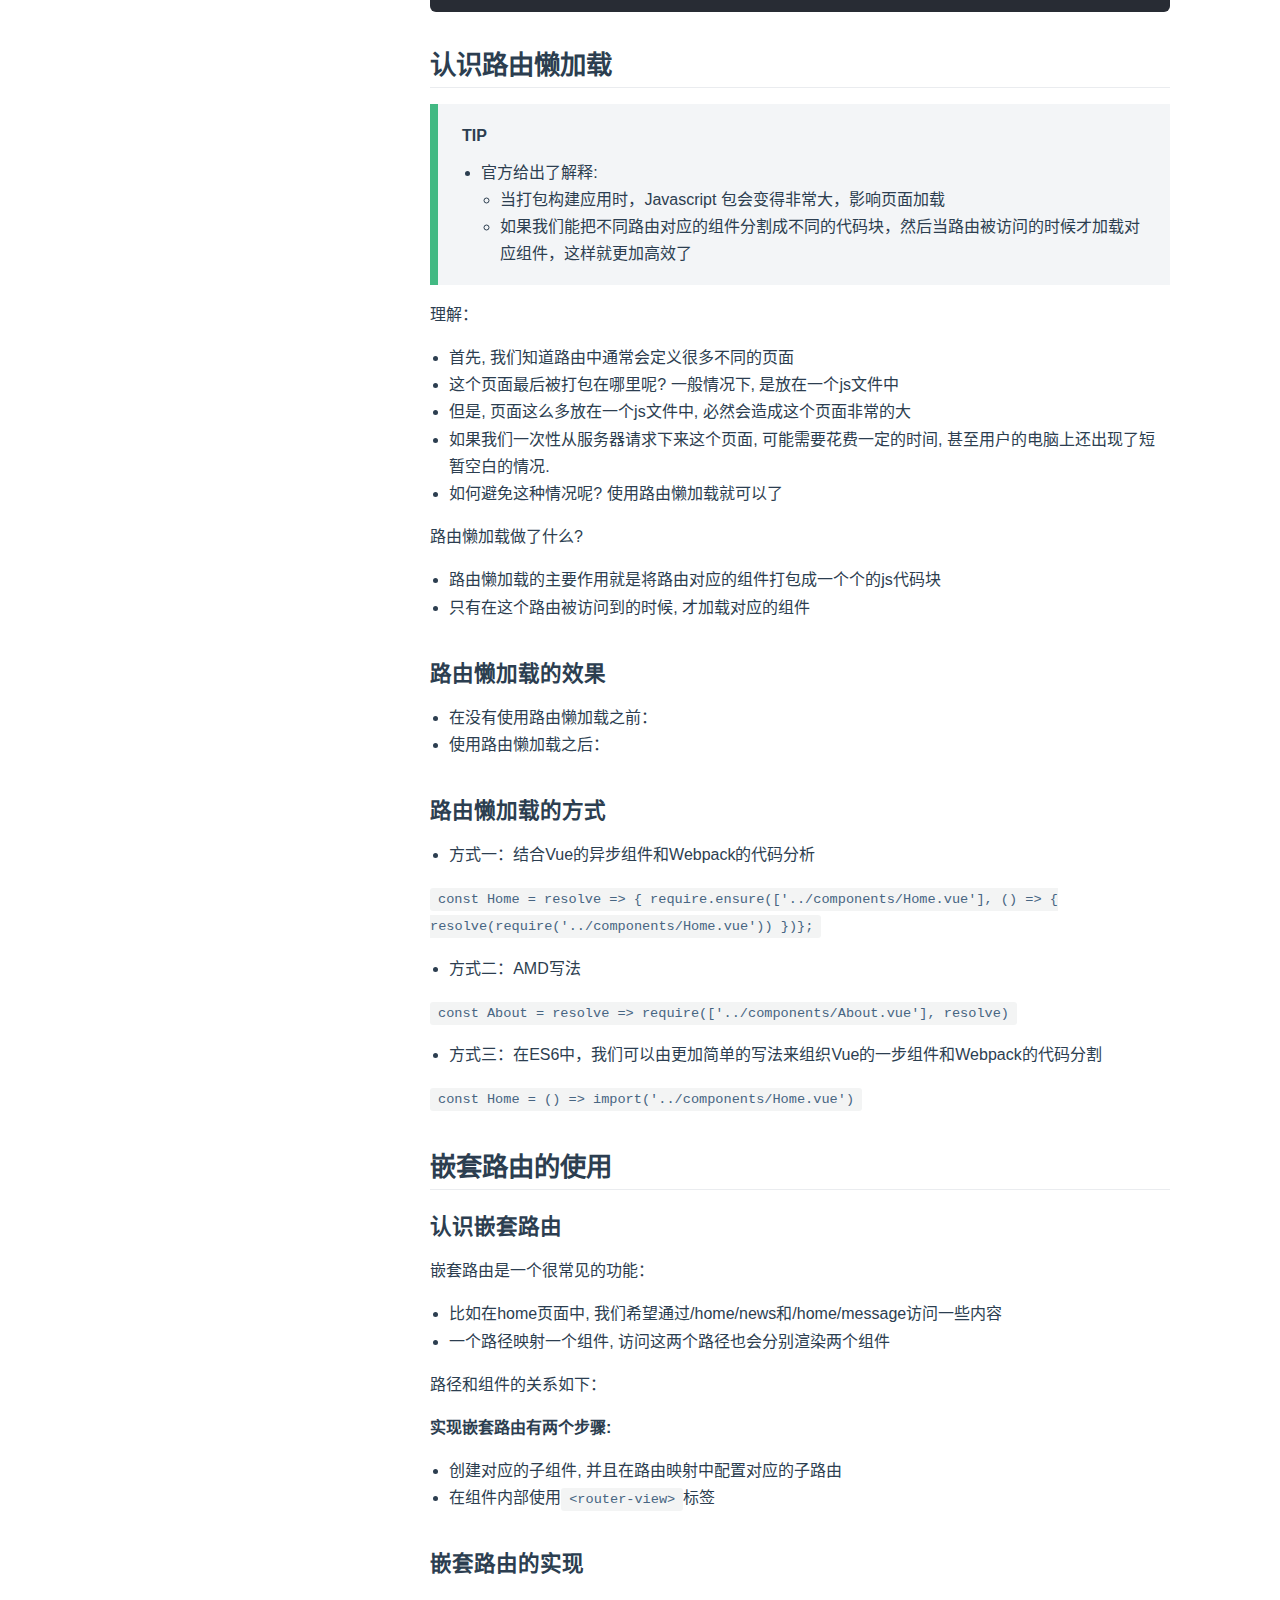
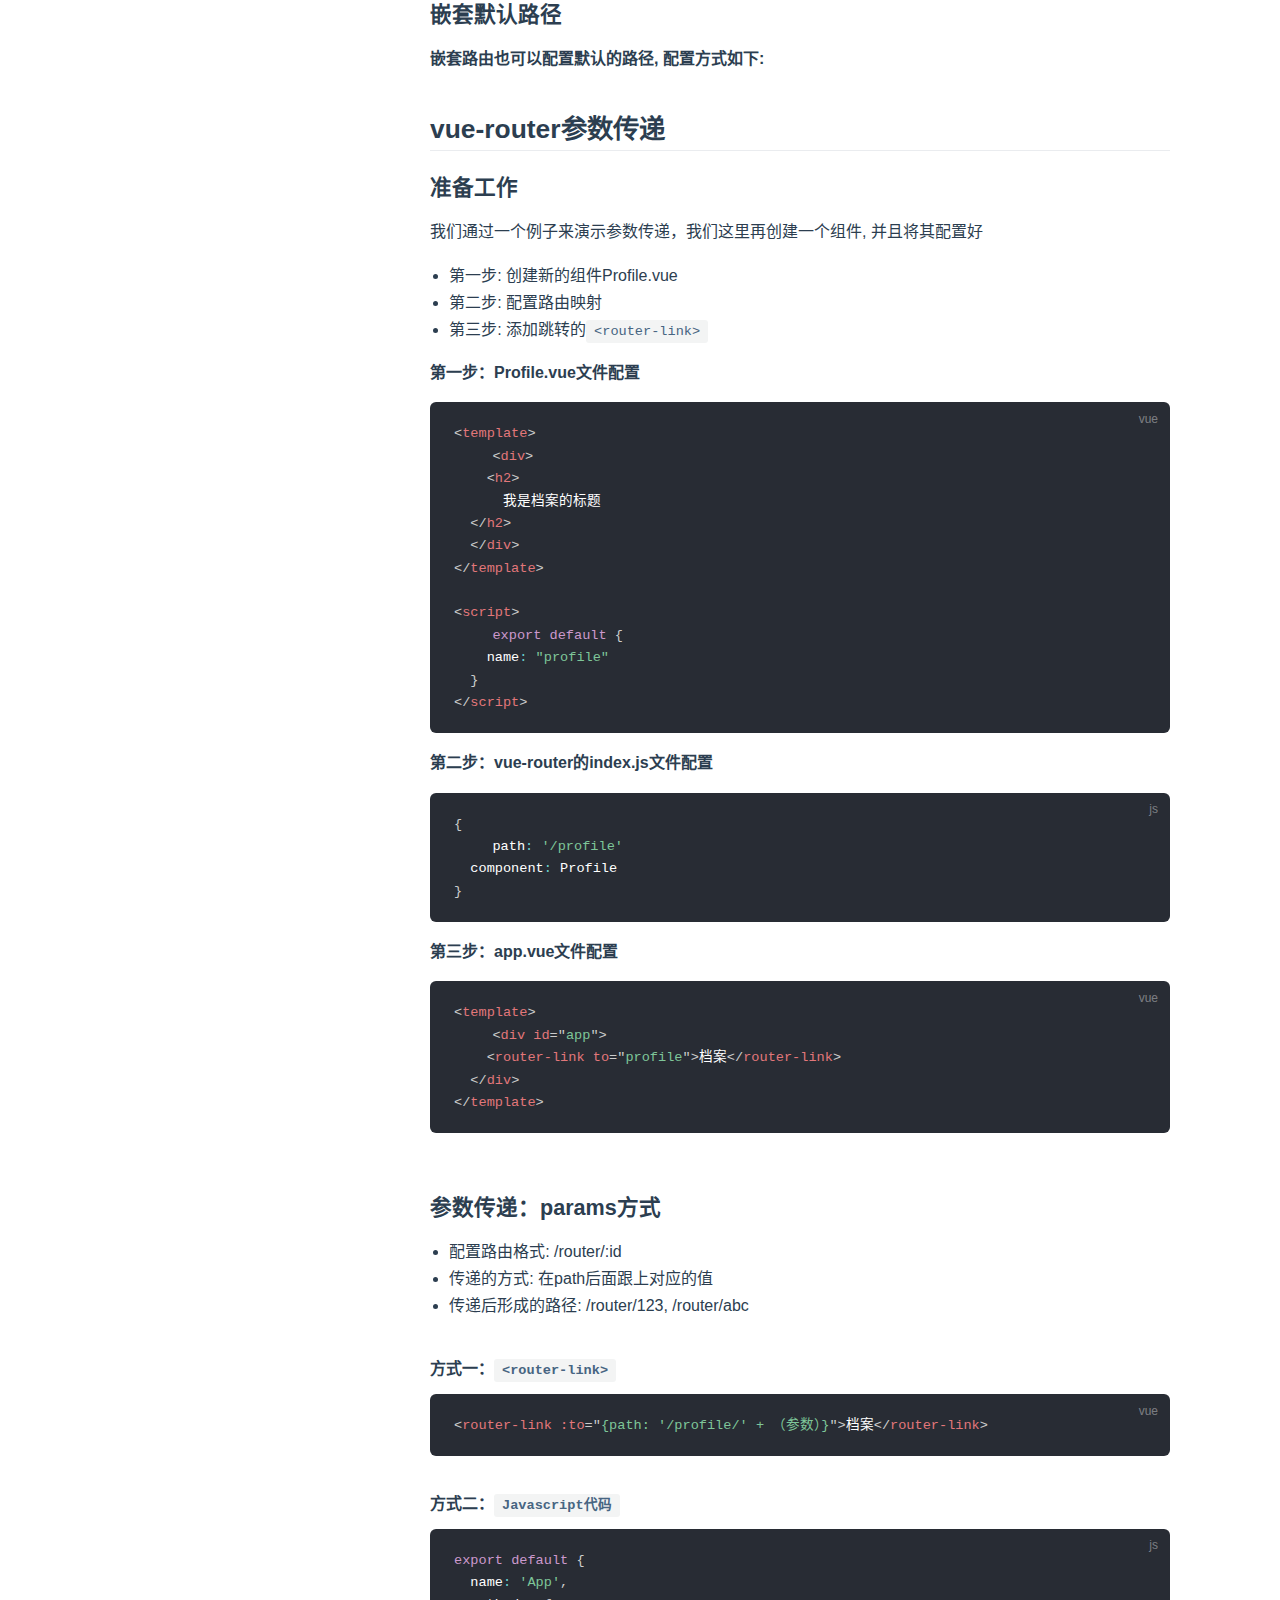
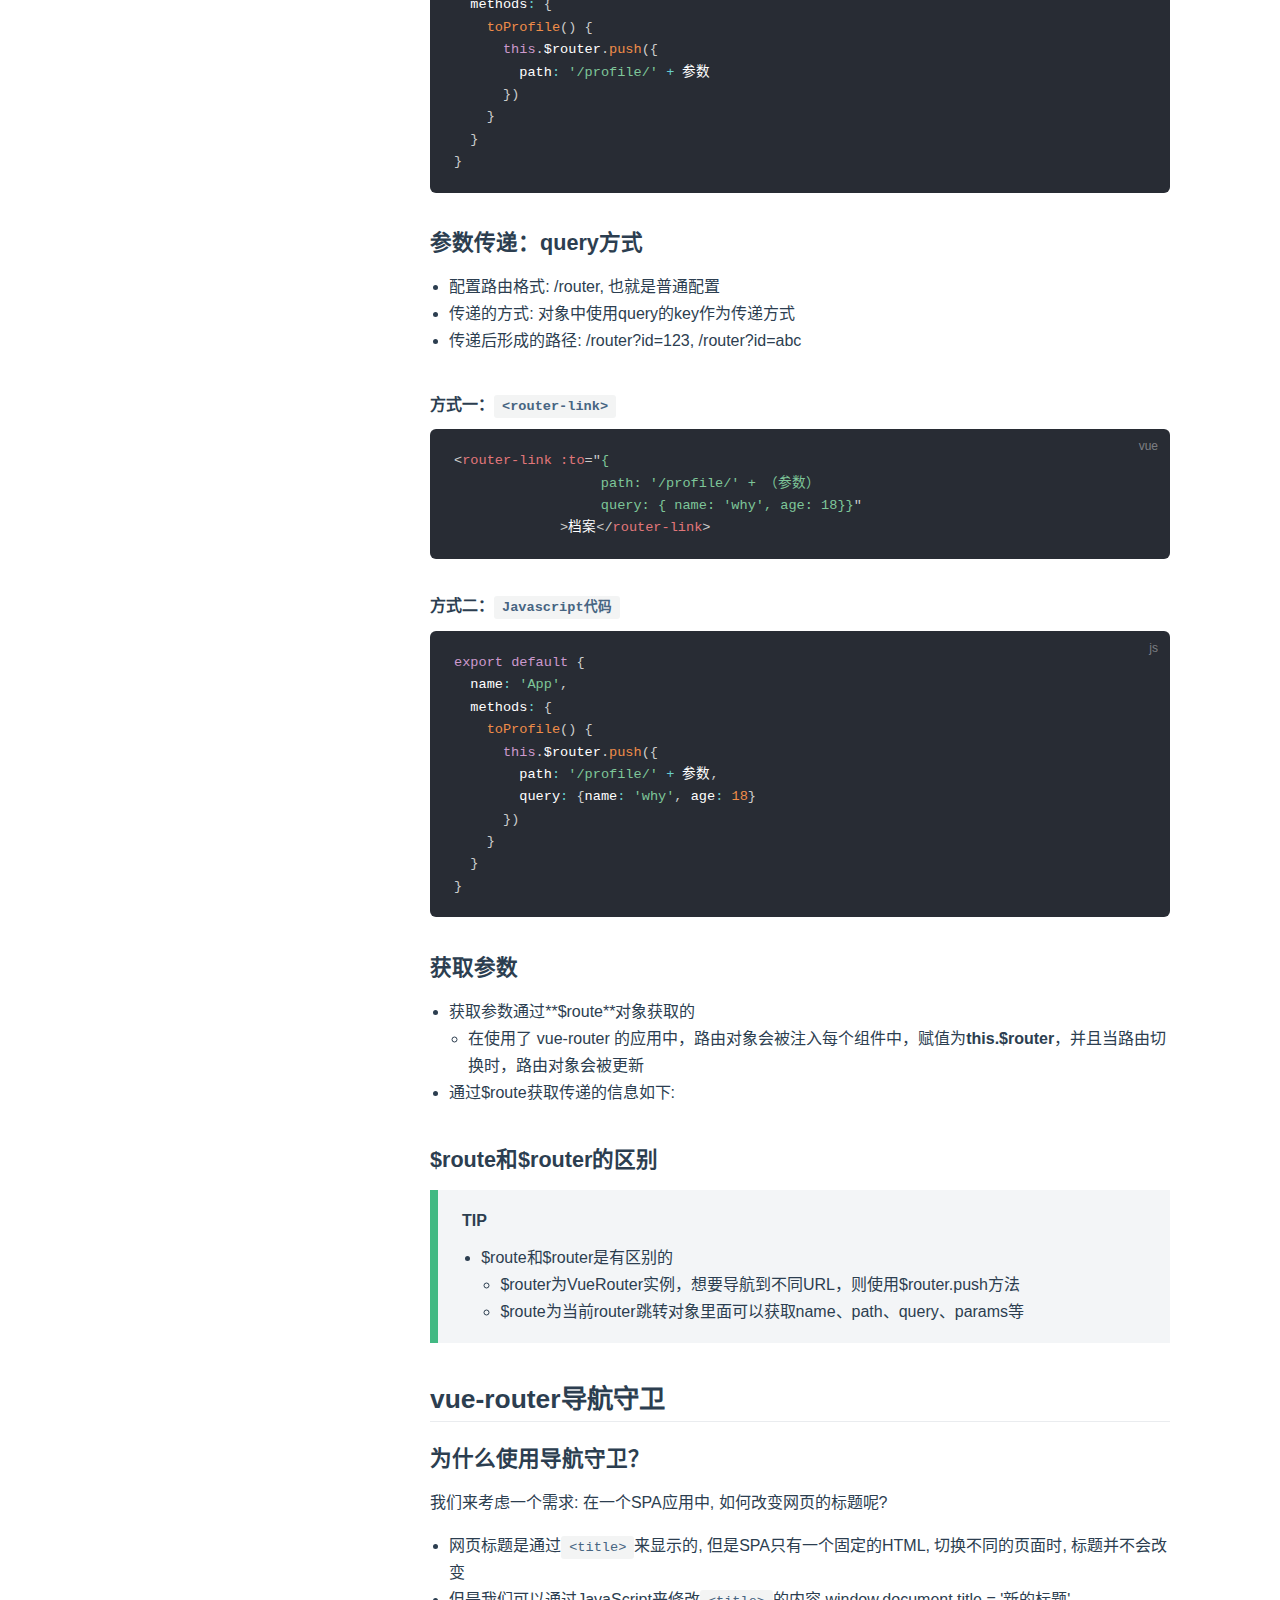
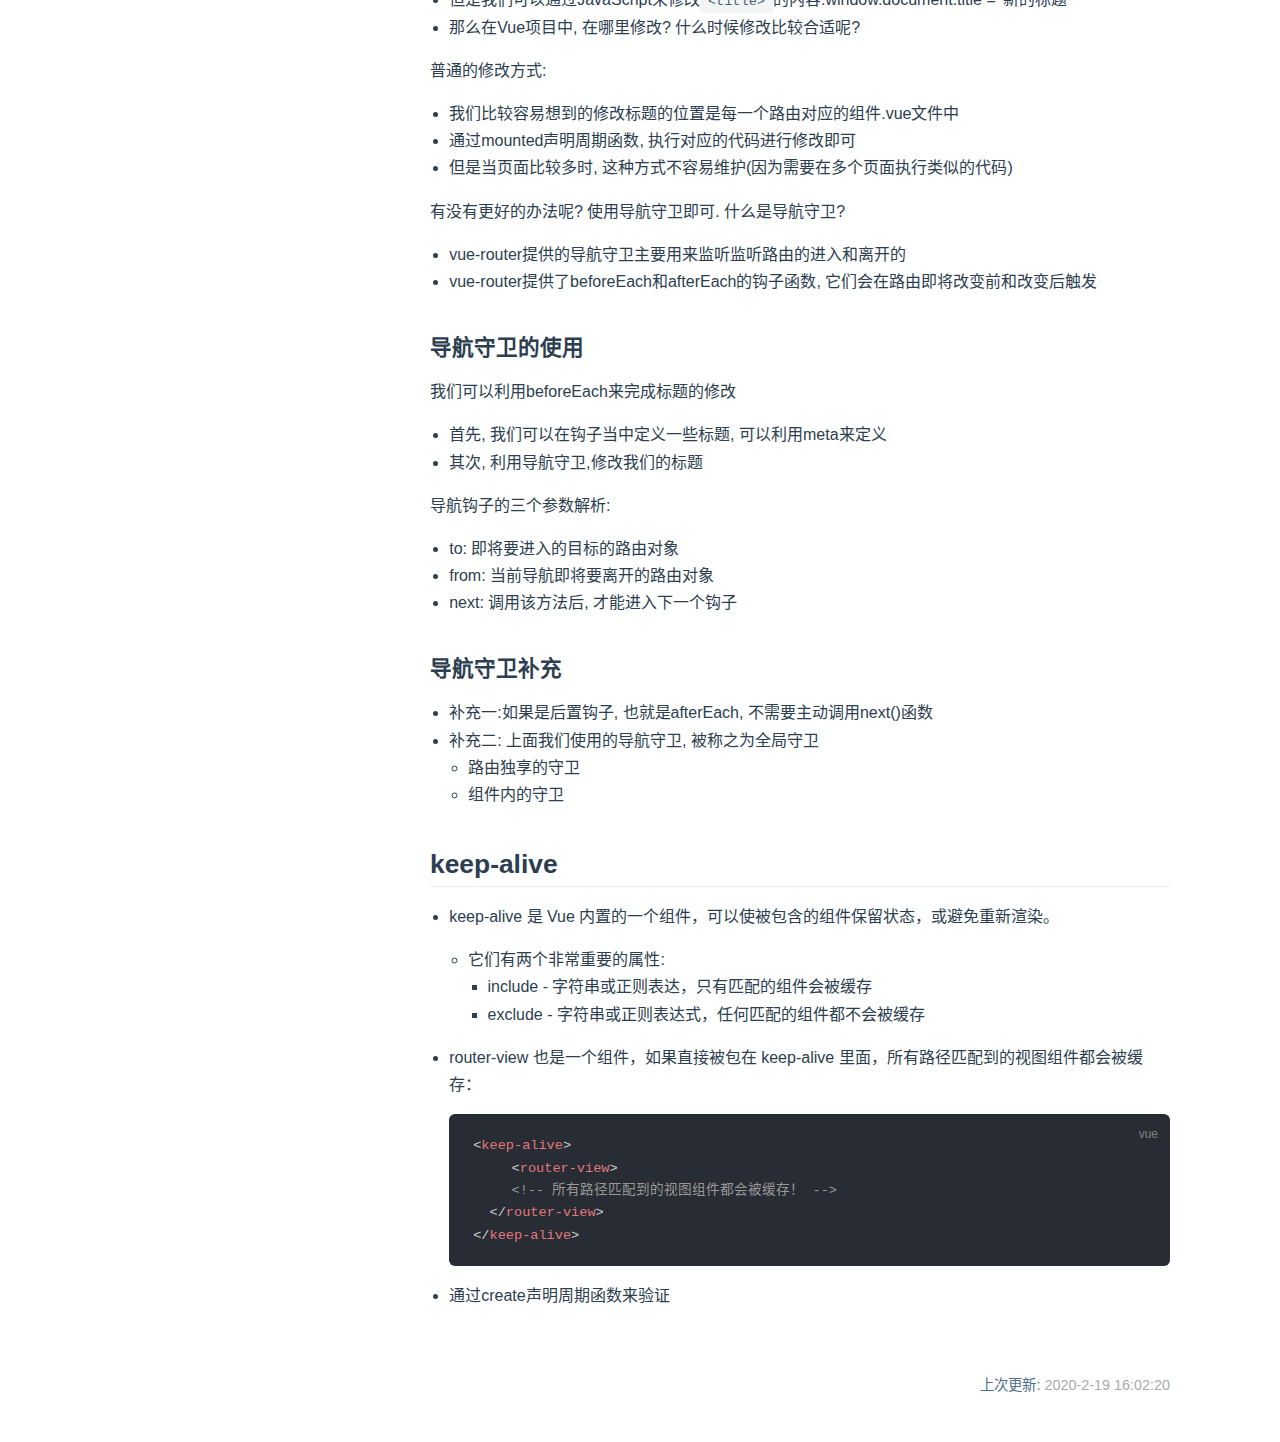
<file: tech/vue/Vue-router详解.html>
<!DOCTYPE html>
<html lang="zh-CN">
  <head>
    <meta charset="utf-8">
    <meta name="viewport" content="width=device-width,initial-scale=1">
    <title>vue-router详解 | 跨过山河大海的攻城狮</title>
    <meta name="description" content="There is no royal road to learning">
    <meta name="generator" content="VuePress 1.3.0">
    
    
    <link rel="preload" href="/assets/css/0.styles.ec6bccb2.css" as="style"><link rel="preload" href="/assets/js/app.518a227c.js" as="script"><link rel="preload" href="/assets/js/3.70fd9169.js" as="script"><link rel="preload" href="/assets/js/4.538a04d4.js" as="script"><link rel="prefetch" href="/assets/js/10.365213d4.js"><link rel="prefetch" href="/assets/js/11.32985faf.js"><link rel="prefetch" href="/assets/js/12.01d023c9.js"><link rel="prefetch" href="/assets/js/13.d1e4177c.js"><link rel="prefetch" href="/assets/js/14.aa61d457.js"><link rel="prefetch" href="/assets/js/15.ceeab785.js"><link rel="prefetch" href="/assets/js/16.1d4d4525.js"><link rel="prefetch" href="/assets/js/17.2efd3caf.js"><link rel="prefetch" href="/assets/js/18.f1ca622d.js"><link rel="prefetch" href="/assets/js/19.f20b45ac.js"><link rel="prefetch" href="/assets/js/20.231a0a8a.js"><link rel="prefetch" href="/assets/js/21.43d3d262.js"><link rel="prefetch" href="/assets/js/5.29b61dc1.js"><link rel="prefetch" href="/assets/js/6.fc624eee.js"><link rel="prefetch" href="/assets/js/7.2bb33529.js"><link rel="prefetch" href="/assets/js/8.b220b584.js"><link rel="prefetch" href="/assets/js/9.b09edcb6.js"><link rel="prefetch" href="/assets/js/vendors~docsearch.a62bcc3d.js">
    <link rel="stylesheet" href="/assets/css/0.styles.ec6bccb2.css">
  </head>
  <body>
    <div id="app" data-server-rendered="true"><div class="theme-container"><header class="navbar"><div class="sidebar-button"><svg xmlns="http://www.w3.org/2000/svg" aria-hidden="true" role="img" viewBox="0 0 448 512" class="icon"><path fill="currentColor" d="M436 124H12c-6.627 0-12-5.373-12-12V80c0-6.627 5.373-12 12-12h424c6.627 0 12 5.373 12 12v32c0 6.627-5.373 12-12 12zm0 160H12c-6.627 0-12-5.373-12-12v-32c0-6.627 5.373-12 12-12h424c6.627 0 12 5.373 12 12v32c0 6.627-5.373 12-12 12zm0 160H12c-6.627 0-12-5.373-12-12v-32c0-6.627 5.373-12 12-12h424c6.627 0 12 5.373 12 12v32c0 6.627-5.373 12-12 12z"></path></svg></div> <a href="/" class="home-link router-link-active"><!----> <span class="site-name">跨过山河大海的攻城狮</span></a> <div class="links"><form id="search-form" role="search" class="algolia-search-wrapper search-box"><input id="algolia-search-input" class="search-query"></form> <nav class="nav-links can-hide"><div class="nav-item"><a href="/" class="nav-link">
  首页
</a></div><div class="nav-item"><div class="dropdown-wrapper"><button type="button" aria-label="Tech Menu" class="dropdown-title"><span class="title">技术文档</span> <span class="arrow right"></span></button> <ul class="nav-dropdown" style="display:none;"><li class="dropdown-item"><h4>
          前端
        </h4> <ul class="dropdown-subitem-wrapper"><li class="dropdown-subitem"><a href="/tech/vue/" class="nav-link router-link-active">
  Vue
</a></li><li class="dropdown-subitem"><a href="/tech/webpack/" class="nav-link">
  Webpack
</a></li><li class="dropdown-subitem"><a href="/tech/vue-cli/" class="nav-link">
  Vue-cli
</a></li></ul></li><li class="dropdown-item"><h4>
          后端
        </h4> <ul class="dropdown-subitem-wrapper"><li class="dropdown-subitem"><a href="/tech/python/" class="nav-link">
  Python
</a></li></ul></li></ul></div></div><div class="nav-item"><div class="dropdown-wrapper"><button type="button" aria-label="Other Menu" class="dropdown-title"><span class="title">随便写写</span> <span class="arrow right"></span></button> <ul class="nav-dropdown" style="display:none;"><li class="dropdown-item"><!----> <a href="/tech/python/" class="nav-link">
  摄影
</a></li><li class="dropdown-item"><!----> <a href="/tech/python/" class="nav-link">
  美食
</a></li></ul></div></div><div class="nav-item"><a href="/tech/vue/" class="nav-link router-link-active">
  关于
</a></div><div class="nav-item"><div class="dropdown-wrapper"><button type="button" aria-label="Friend Menu" class="dropdown-title"><span class="title">友链</span> <span class="arrow right"></span></button> <ul class="nav-dropdown" style="display:none;"><li class="dropdown-item"><!----> <a href="https://blog.leesans.com/" target="_blank" rel="noopener noreferrer" class="nav-link external">
  LeeSans
  <svg xmlns="http://www.w3.org/2000/svg" aria-hidden="true" x="0px" y="0px" viewBox="0 0 100 100" width="15" height="15" class="icon outbound"><path fill="currentColor" d="M18.8,85.1h56l0,0c2.2,0,4-1.8,4-4v-32h-8v28h-48v-48h28v-8h-32l0,0c-2.2,0-4,1.8-4,4v56C14.8,83.3,16.6,85.1,18.8,85.1z"></path> <polygon fill="currentColor" points="45.7,48.7 51.3,54.3 77.2,28.5 77.2,37.2 85.2,37.2 85.2,14.9 62.8,14.9 62.8,22.9 71.5,22.9"></polygon></svg></a></li><li class="dropdown-item"><!----> <a href="https://mifuko.github.io/" target="_blank" rel="noopener noreferrer" class="nav-link external">
  黄金飞
  <svg xmlns="http://www.w3.org/2000/svg" aria-hidden="true" x="0px" y="0px" viewBox="0 0 100 100" width="15" height="15" class="icon outbound"><path fill="currentColor" d="M18.8,85.1h56l0,0c2.2,0,4-1.8,4-4v-32h-8v28h-48v-48h28v-8h-32l0,0c-2.2,0-4,1.8-4,4v56C14.8,83.3,16.6,85.1,18.8,85.1z"></path> <polygon fill="currentColor" points="45.7,48.7 51.3,54.3 77.2,28.5 77.2,37.2 85.2,37.2 85.2,14.9 62.8,14.9 62.8,22.9 71.5,22.9"></polygon></svg></a></li></ul></div></div><div class="nav-item"><a href="https://baidu.com" target="_blank" rel="noopener noreferrer" class="nav-link external">
  Github
  <svg xmlns="http://www.w3.org/2000/svg" aria-hidden="true" x="0px" y="0px" viewBox="0 0 100 100" width="15" height="15" class="icon outbound"><path fill="currentColor" d="M18.8,85.1h56l0,0c2.2,0,4-1.8,4-4v-32h-8v28h-48v-48h28v-8h-32l0,0c-2.2,0-4,1.8-4,4v56C14.8,83.3,16.6,85.1,18.8,85.1z"></path> <polygon fill="currentColor" points="45.7,48.7 51.3,54.3 77.2,28.5 77.2,37.2 85.2,37.2 85.2,14.9 62.8,14.9 62.8,22.9 71.5,22.9"></polygon></svg></a></div> <!----></nav></div></header> <div class="sidebar-mask"></div> <aside class="sidebar"><nav class="nav-links"><div class="nav-item"><a href="/" class="nav-link">
  首页
</a></div><div class="nav-item"><div class="dropdown-wrapper"><button type="button" aria-label="Tech Menu" class="dropdown-title"><span class="title">技术文档</span> <span class="arrow right"></span></button> <ul class="nav-dropdown" style="display:none;"><li class="dropdown-item"><h4>
          前端
        </h4> <ul class="dropdown-subitem-wrapper"><li class="dropdown-subitem"><a href="/tech/vue/" class="nav-link router-link-active">
  Vue
</a></li><li class="dropdown-subitem"><a href="/tech/webpack/" class="nav-link">
  Webpack
</a></li><li class="dropdown-subitem"><a href="/tech/vue-cli/" class="nav-link">
  Vue-cli
</a></li></ul></li><li class="dropdown-item"><h4>
          后端
        </h4> <ul class="dropdown-subitem-wrapper"><li class="dropdown-subitem"><a href="/tech/python/" class="nav-link">
  Python
</a></li></ul></li></ul></div></div><div class="nav-item"><div class="dropdown-wrapper"><button type="button" aria-label="Other Menu" class="dropdown-title"><span class="title">随便写写</span> <span class="arrow right"></span></button> <ul class="nav-dropdown" style="display:none;"><li class="dropdown-item"><!----> <a href="/tech/python/" class="nav-link">
  摄影
</a></li><li class="dropdown-item"><!----> <a href="/tech/python/" class="nav-link">
  美食
</a></li></ul></div></div><div class="nav-item"><a href="/tech/vue/" class="nav-link router-link-active">
  关于
</a></div><div class="nav-item"><div class="dropdown-wrapper"><button type="button" aria-label="Friend Menu" class="dropdown-title"><span class="title">友链</span> <span class="arrow right"></span></button> <ul class="nav-dropdown" style="display:none;"><li class="dropdown-item"><!----> <a href="https://blog.leesans.com/" target="_blank" rel="noopener noreferrer" class="nav-link external">
  LeeSans
  <svg xmlns="http://www.w3.org/2000/svg" aria-hidden="true" x="0px" y="0px" viewBox="0 0 100 100" width="15" height="15" class="icon outbound"><path fill="currentColor" d="M18.8,85.1h56l0,0c2.2,0,4-1.8,4-4v-32h-8v28h-48v-48h28v-8h-32l0,0c-2.2,0-4,1.8-4,4v56C14.8,83.3,16.6,85.1,18.8,85.1z"></path> <polygon fill="currentColor" points="45.7,48.7 51.3,54.3 77.2,28.5 77.2,37.2 85.2,37.2 85.2,14.9 62.8,14.9 62.8,22.9 71.5,22.9"></polygon></svg></a></li><li class="dropdown-item"><!----> <a href="https://mifuko.github.io/" target="_blank" rel="noopener noreferrer" class="nav-link external">
  黄金飞
  <svg xmlns="http://www.w3.org/2000/svg" aria-hidden="true" x="0px" y="0px" viewBox="0 0 100 100" width="15" height="15" class="icon outbound"><path fill="currentColor" d="M18.8,85.1h56l0,0c2.2,0,4-1.8,4-4v-32h-8v28h-48v-48h28v-8h-32l0,0c-2.2,0-4,1.8-4,4v56C14.8,83.3,16.6,85.1,18.8,85.1z"></path> <polygon fill="currentColor" points="45.7,48.7 51.3,54.3 77.2,28.5 77.2,37.2 85.2,37.2 85.2,14.9 62.8,14.9 62.8,22.9 71.5,22.9"></polygon></svg></a></li></ul></div></div><div class="nav-item"><a href="https://baidu.com" target="_blank" rel="noopener noreferrer" class="nav-link external">
  Github
  <svg xmlns="http://www.w3.org/2000/svg" aria-hidden="true" x="0px" y="0px" viewBox="0 0 100 100" width="15" height="15" class="icon outbound"><path fill="currentColor" d="M18.8,85.1h56l0,0c2.2,0,4-1.8,4-4v-32h-8v28h-48v-48h28v-8h-32l0,0c-2.2,0-4,1.8-4,4v56C14.8,83.3,16.6,85.1,18.8,85.1z"></path> <polygon fill="currentColor" points="45.7,48.7 51.3,54.3 77.2,28.5 77.2,37.2 85.2,37.2 85.2,14.9 62.8,14.9 62.8,22.9 71.5,22.9"></polygon></svg></a></div> <!----></nav>  <ul class="sidebar-links"><li><section class="sidebar-group depth-0"><p class="sidebar-heading open"><span>基础</span> <!----></p> <ul class="sidebar-links sidebar-group-items"><li><a href="/tech/vue/" class="sidebar-link">Vue基本介绍</a></li><li><a href="/tech/vue/邂逅Vue.html" class="sidebar-link">邂逅Vue.js</a></li><li><a href="/tech/vue/Vue基础语法.html" class="sidebar-link">Vue基础语法</a></li><li><a href="/tech/vue/组件化开发.html" class="sidebar-link">组件化开发</a></li></ul></section></li><li><section class="sidebar-group depth-0"><p class="sidebar-heading"><span>进阶</span> <!----></p> <ul class="sidebar-links sidebar-group-items"><li><a href="/tech/vue/前端模块化.html" class="sidebar-link">前端模块化</a></li></ul></section></li></ul> </aside> <main class="page"> <div class="theme-default-content content__default"><h1 id="vue-router详解"><a href="#vue-router详解" class="header-anchor">#</a> vue-router详解</h1> <h2 id="认识路由的概念"><a href="#认识路由的概念" class="header-anchor">#</a> 认识路由的概念</h2> <h3 id="后端路由的时代"><a href="#后端路由的时代" class="header-anchor">#</a> 后端路由的时代</h3> <ul><li><p>早期的网站开发整个HTML页面是由服务器来渲染的.</p> <ul><li>服务器直接生产渲染好对应的HTML页面, 返回给客户端进行展示.</li></ul></li> <li><p>但是, 一个网站, 这么多页面服务器如何处理呢?</p> <ul><li>一个页面有自己对应的网址, 也就是URL.</li> <li>URL会发送到服务器, 服务器会通过正则对该URL进行匹配, 并且最后交给一个Controller进行处理.</li> <li>Controller进行各种处理, 最终生成HTML或者数据, 返回给前端.</li> <li>这就完成了一个IO操作.</li></ul></li> <li><p>上面的这种操作, 就是后端路由.</p> <ul><li>当我们页面中需要请求不同的路径内容时, 交给服务器来进行处理, 服务器渲染好整个页面, 并且将页面返回给客户顿.</li> <li>这种情况下渲染好的页面, 不需要单独加载任何的js和css, 可以直接交给浏览器展示, 这样也有利于SEO的优化.</li></ul></li> <li><p>后端路由的缺点:</p> <ul><li>一种情况是整个页面的模块由后端人员来编写和维护的.</li> <li>另一种情况是前端开发人员如果要开发页面, 需要通过PHP和Java等语言来编写页面代码.</li> <li>而且通常情况下HTML代码和数据以及对应的逻辑会混在一起, 编写和维护都是非常糟糕的事情.</li></ul></li></ul> <h3 id="前端路由的时代"><a href="#前端路由的时代" class="header-anchor">#</a> 前端路由的时代</h3> <ul><li>前后端分离阶段：
<ul><li>随着Ajax的出现, 有了前后端分离的开发模式.</li> <li>后端只提供API来返回数据, 前端通过Ajax获取数据, 并且可以通过JavaScript将数据渲染到页面中.</li> <li>这样做最大的优点就是前后端责任的清晰, 后端专注于数据上, 前端专注于交互和可视化上.</li> <li>并且当移动端(iOS/Android)出现后, 后端不需要进行任何处理, 依然使用之前的一套API即可.</li> <li>目前很多的网站依然采用这种模式开发.</li></ul></li> <li>单页面富应用阶段:
<ul><li>其实SPA最主要的特点就是在前后端分离的基础上加了一层前端路由.</li> <li>也就是前端来维护一套路由规则.</li></ul></li> <li>前端路由的核心是什么呢？
<ul><li>改变URL，但是页面不进行整体的刷新。</li> <li>如何实现呢？</li></ul></li></ul> <h3 id="url的hash"><a href="#url的hash" class="header-anchor">#</a> URL的hash</h3> <ul><li>URL的hash
<ul><li>URL的hash也就是锚点(#), 本质上是改变window.location的href属性.</li> <li>我们可以通过直接赋值location.hash来改变href, 但是页面不发生刷新</li></ul></li></ul> <p><img src="/assets/img/url_hash.ab1c20e1.png" alt="urlhash"></p> <h3 id="html5的history模式"><a href="#html5的history模式" class="header-anchor">#</a> HTML5的history模式</h3> <ul><li>history接口是HTML5新增的, 它有五种模式改变URL而不刷新页面.
<ul><li>history.pushState()</li> <li>history.replaceState()</li> <li>history.go()</li> <li>history.back()等同于history.go(-1)</li> <li>history.forward()等同于history.go(1)</li></ul></li></ul> <h2 id="vue-router基础"><a href="#vue-router基础" class="header-anchor">#</a> vue-router基础</h2> <h3 id="认识vue-router"><a href="#认识vue-router" class="header-anchor">#</a> 认识vue-router</h3> <p>目前前端流行的三大框架, 都有自己的路由实现:</p> <ul><li><p>Angular的ngRouter</p></li> <li><p>React的ReactRouter</p></li> <li><p>Vue的vue-router</p></li></ul> <p>当然, 我们的重点是vue-router</p> <ul><li>vue-router是Vue.js官方的路由插件，它和vue.js是深度集成的，适合用于构建单页面应用。</li> <li>我们可以访问其官方网站对其进行学习: https://router.vuejs.org/zh/</li></ul> <p>vue-router是基于路由和组件的</p> <ul><li>路由用于设定访问路径, 将路径和组件映射起来.</li> <li>在vue-router的单页面应用中, 页面的路径的改变就是组件的切换.</li></ul> <h3 id="安装和使用vue-router"><a href="#安装和使用vue-router" class="header-anchor">#</a> 安装和使用vue-router</h3> <p>因为我们已经学习了webpack, 后续开发中我们主要是通过工程化的方式进行开发的.
所以在后续, 我们直接使用npm来安装路由即可.</p> <ul><li><p>步骤一: 安装vue-router</p> <ul><li>npm install vue-router --save</li></ul></li> <li><p>步骤二: 在模块化工程中使用它(因为是一个插件, 所以可以通过Vue.use()来安装路由功能)</p> <ul><li>第一步：导入路由对象，并且调用 Vue.use(VueRouter)</li> <li>第二步：创建路由实例，并且传入路由映射配置</li></ul> <p><img src="/assets/img/create_vuerouter.af84efb0.png" alt="create"></p> <ul><li>第三步：在Vue实例中挂载创建的路由实例</li></ul> <p><img src="/assets/img/mount_vuerouter.670f5fd5.png" alt="mount"></p></li> <li><p>使用vue-router的步骤:</p> <ul><li>第一步: 创建路由组件</li></ul> <p><img src="/assets/img/init_vuerouter.3e3605cc.png" alt="init"></p> <ul><li>第二步: 配置路由映射: 组件和路径映射关系</li></ul> <p><img src="/assets/img/config_vuerouter.62dc1a99.png" alt="config"></p> <ul><li>第三步: 使用路由: 通过<code>&lt;router-link&gt;</code>和<code>&lt;router-view&gt;</code></li></ul> <img src="/assets/img/use_vuerouter.423f77df.png" alt="use" style="zoom:80%;"></li></ul> <div class="custom-block tip"><p class="custom-block-title">TIP</p> <ul><li><code>&lt;router-link&gt;</code>: 该标签是一个vue-router中已经内置的组件, 它会被渲染成一个<code>&lt;a&gt;</code>标签.</li> <li><code>&lt;router-view&gt;</code>: 该标签会根据当前的路径, 动态渲染出不同的组件.</li> <li>网页的其他内容, 比如顶部的标题/导航, 或者底部的一些版权信息等会和<code>&lt;router-view&gt;</code>处于同一个等级.</li> <li>在路由切换时, 切换的是<code>&lt;router-view&gt;</code>挂载的组件, 其他内容不会发生改变.</li></ul></div> <h3 id="vue-router细节补充"><a href="#vue-router细节补充" class="header-anchor">#</a> vue-router细节补充</h3> <h4 id="路由的默认路径"><a href="#路由的默认路径" class="header-anchor">#</a> 路由的默认路径</h4> <p>我们这里还有一个不太好的实现:</p> <ul><li>默认情况下, 进入网站的首页, 我们希望<code>&lt;router-view&gt;</code>渲染首页的内容.</li> <li>但是我们的实现中, 默认没有显示首页组件, 必须让用户点击才可以.</li> <li>如何可以让路径默认跳到到首页, 并且<code>&lt;router-view&gt;</code>渲染首页组件呢?
<ul><li>非常简单, 我们只需要配置多配置一个映射就可以了.</li></ul></li></ul> <div class="language-js extra-class"><pre class="language-js"><code><span class="token keyword">const</span> routes <span class="token operator">=</span> <span class="token punctuation">{</span>
  path<span class="token operator">:</span> <span class="token string">'/'</span><span class="token punctuation">,</span>
  redirect<span class="token operator">:</span> <span class="token string">'/home'</span>
<span class="token punctuation">}</span>
</code></pre></div><p><strong>配置解析:</strong></p> <ul><li>我们在routes中又配置了一个映射.</li> <li>path配置的是根路径: /</li> <li>redirect是重定向, 也就是我们将根路径重定向到/home的路径下, 这样就可以得到我们想要的结果了.</li></ul> <h4 id="html5的history模式-2"><a href="#html5的history模式-2" class="header-anchor">#</a> HTML5的History模式</h4> <ul><li>我们前面说过改变路径的方式有两种:
<ul><li>URL的hash</li> <li>HTML5的history</li> <li>默认情况下, 路径的改变使用的URL的hash.</li></ul></li> <li>如果希望使用HTML5的history模式, 非常简单, 进行如下配置即可:</li></ul> <div class="language-js extra-class"><pre class="language-js"><code><span class="token keyword">const</span> router <span class="token operator">=</span> <span class="token keyword">new</span> <span class="token class-name">VueRouter</span><span class="token punctuation">(</span><span class="token punctuation">{</span>
  routes<span class="token punctuation">,</span>
  mode<span class="token operator">:</span> <span class="token string">'history'</span>
<span class="token punctuation">}</span><span class="token punctuation">)</span>
</code></pre></div><p>通过修改成HTML5的history模式，还会使URL里面的#号消失！</p> <h4 id="router-link补充"><a href="#router-link补充" class="header-anchor">#</a> router-link补充</h4> <ul><li>在前面的<code>&lt;router-link&gt;</code>中, 我们只是使用了一个属性: to, 用于指定跳转的路径.</li> <li><code>&lt;router-link&gt;</code>还有一些其他属性:
<ul><li>tag: tag可以指定<code>&lt;router-link&gt;</code>之后渲染成什么组件, 比如上面的代码会被渲染成一个<code>&lt;li&gt;</code>元素, 而不是<code>&lt;a&gt;</code></li> <li>replace: replace不会留下history记录, 所以指定replace的情况下, 后退键返回不能返回到上一个页面中</li> <li>active-class: 当<code>&lt;router-link&gt;</code>对应的路由匹配成功时, 会自动给当前元素设置一个router-link-active的class, 设置active-class可以修改默认的名称.
<ul><li>在进行高亮显示的导航菜单或者底部tabbar时, 会使用到该类.</li> <li>但是通常不会修改类的属性, 会直接使用默认的router-link-active即可.</li></ul></li></ul></li></ul> <h4 id="路由代码跳转"><a href="#路由代码跳转" class="header-anchor">#</a> 路由代码跳转</h4> <p>有时候, 页面的跳转可能需要执行对应的JavaScript代码, 这个时候, 就可以使用第二种跳转方式了</p> <p>代码如下：</p> <div class="language-html extra-class"><pre class="language-html"><code>	<span class="token tag"><span class="token tag"><span class="token punctuation">&lt;</span>div</span> <span class="token attr-name">id</span><span class="token attr-value"><span class="token punctuation">=</span><span class="token punctuation">&quot;</span>app<span class="token punctuation">&quot;</span></span><span class="token punctuation">&gt;</span></span>
		<span class="token tag"><span class="token tag"><span class="token punctuation">&lt;</span>my-cpn</span><span class="token punctuation">&gt;</span></span><span class="token tag"><span class="token tag"><span class="token punctuation">&lt;/</span>my-cpn</span><span class="token punctuation">&gt;</span></span>
	<span class="token tag"><span class="token tag"><span class="token punctuation">&lt;/</span>div</span><span class="token punctuation">&gt;</span></span>

	<span class="token tag"><span class="token tag"><span class="token punctuation">&lt;</span>template</span> <span class="token attr-name">id</span><span class="token attr-value"><span class="token punctuation">=</span><span class="token punctuation">&quot;</span>myCpn<span class="token punctuation">&quot;</span></span><span class="token punctuation">&gt;</span></span>
		<span class="token tag"><span class="token tag"><span class="token punctuation">&lt;</span>div</span><span class="token punctuation">&gt;</span></span>
			<span class="token tag"><span class="token tag"><span class="token punctuation">&lt;</span>h2</span><span class="token punctuation">&gt;</span></span>路由代码跳转<span class="token tag"><span class="token tag"><span class="token punctuation">&lt;/</span>h2</span><span class="token punctuation">&gt;</span></span>
			<span class="token tag"><span class="token tag"><span class="token punctuation">&lt;</span>button</span> <span class="token attr-name">@click</span><span class="token attr-value"><span class="token punctuation">=</span><span class="token punctuation">&quot;</span>linkToHome<span class="token punctuation">&quot;</span></span><span class="token punctuation">&gt;</span></span><span class="token tag"><span class="token tag"><span class="token punctuation">&lt;/</span>button</span><span class="token punctuation">&gt;</span></span>
			<span class="token tag"><span class="token tag"><span class="token punctuation">&lt;</span>button</span> <span class="token attr-name">@click</span><span class="token attr-value"><span class="token punctuation">=</span><span class="token punctuation">&quot;</span>linkToAbout<span class="token punctuation">&quot;</span></span><span class="token punctuation">&gt;</span></span><span class="token tag"><span class="token tag"><span class="token punctuation">&lt;/</span>button</span><span class="token punctuation">&gt;</span></span>
			<span class="token tag"><span class="token tag"><span class="token punctuation">&lt;</span>router-view</span><span class="token punctuation">&gt;</span></span><span class="token tag"><span class="token tag"><span class="token punctuation">&lt;/</span>router-view</span><span class="token punctuation">&gt;</span></span>
		<span class="token tag"><span class="token tag"><span class="token punctuation">&lt;/</span>div</span><span class="token punctuation">&gt;</span></span>
	<span class="token tag"><span class="token tag"><span class="token punctuation">&lt;/</span>template</span><span class="token punctuation">&gt;</span></span>
	
	<span class="token tag"><span class="token tag"><span class="token punctuation">&lt;</span>script</span> <span class="token attr-name">src</span><span class="token attr-value"><span class="token punctuation">=</span><span class="token punctuation">&quot;</span>./vue.js<span class="token punctuation">&quot;</span></span> <span class="token punctuation">&gt;</span></span><span class="token script"></span><span class="token tag"><span class="token tag"><span class="token punctuation">&lt;/</span>script</span><span class="token punctuation">&gt;</span></span>
	<span class="token tag"><span class="token tag"><span class="token punctuation">&lt;</span>script</span><span class="token punctuation">&gt;</span></span><span class="token script"><span class="token language-javascript">
		Vue<span class="token punctuation">.</span><span class="token function">component</span><span class="token punctuation">(</span><span class="token string">'my-cpn'</span><span class="token punctuation">,</span> <span class="token punctuation">{</span>
			template<span class="token operator">:</span> <span class="token string">'#myCpn'</span><span class="token punctuation">,</span>
			<span class="token function">data</span><span class="token punctuation">(</span><span class="token punctuation">)</span> <span class="token punctuation">{</span>
				<span class="token keyword">return</span> <span class="token punctuation">{</span>
					pLanguages<span class="token operator">:</span> <span class="token punctuation">[</span><span class="token string">'Java'</span><span class="token punctuation">,</span><span class="token string">'python'</span><span class="token punctuation">,</span><span class="token string">'swift'</span><span class="token punctuation">,</span><span class="token string">'go'</span><span class="token punctuation">,</span><span class="token string">'C++'</span><span class="token punctuation">]</span>
				<span class="token punctuation">}</span>
			<span class="token punctuation">}</span><span class="token punctuation">,</span>
			methods<span class="token operator">:</span> <span class="token punctuation">{</span>
				<span class="token function">linkToAbout</span><span class="token punctuation">(</span><span class="token punctuation">)</span> <span class="token punctuation">{</span>
					<span class="token keyword">this</span><span class="token punctuation">.</span>$router<span class="token punctuation">.</span><span class="token function">push</span><span class="token punctuation">(</span><span class="token string">'/about'</span><span class="token punctuation">)</span>
				<span class="token punctuation">}</span><span class="token punctuation">,</span>
				<span class="token function">linkToHome</span><span class="token punctuation">(</span><span class="token punctuation">)</span> <span class="token punctuation">{</span>
					<span class="token keyword">this</span><span class="token punctuation">.</span>$router<span class="token punctuation">.</span><span class="token function">push</span><span class="token punctuation">(</span><span class="token string">'/home'</span><span class="token punctuation">)</span>
				<span class="token punctuation">}</span>
			<span class="token punctuation">}</span>
		<span class="token punctuation">}</span><span class="token punctuation">)</span>
		
		<span class="token keyword">let</span> app <span class="token operator">=</span> <span class="token keyword">new</span> <span class="token class-name">Vue</span><span class="token punctuation">(</span><span class="token punctuation">{</span>
		el<span class="token operator">:</span> <span class="token string">'#app'</span><span class="token punctuation">,</span>
		<span class="token punctuation">}</span><span class="token punctuation">)</span>
	</span></span><span class="token tag"><span class="token tag"><span class="token punctuation">&lt;/</span>script</span><span class="token punctuation">&gt;</span></span>
</code></pre></div><h4 id="动态路由"><a href="#动态路由" class="header-anchor">#</a> 动态路由</h4> <ul><li>在某些情况下，一个页面的path路径可能是不确定的，比如我们进入用户界面时，希望是如下的路径：
<ul><li>/user/aaaa或/user/bbbb</li> <li>除了有前面的/user之外，后面还跟上了用户的ID</li> <li>这种path和Component的匹配关系，我们称之为动态路由(也是路由传递数据的一种方式)</li></ul></li></ul> <div class="language-html extra-class"><pre class="language-html"><code>{
  path: '/user/:id'
  component: User
}
</code></pre></div><div class="language-html extra-class"><pre class="language-html"><code><span class="token tag"><span class="token tag"><span class="token punctuation">&lt;</span>div</span><span class="token punctuation">&gt;</span></span>
  <span class="token tag"><span class="token tag"><span class="token punctuation">&lt;</span>h2</span><span class="token punctuation">&gt;</span></span>
    {{ $route.params.id}}
  <span class="token tag"><span class="token tag"><span class="token punctuation">&lt;/</span>h2</span><span class="token punctuation">&gt;</span></span>
<span class="token tag"><span class="token tag"><span class="token punctuation">&lt;/</span>div</span><span class="token punctuation">&gt;</span></span>
</code></pre></div><div class="language-js extra-class"><pre class="language-js"><code><span class="token operator">&lt;</span>router<span class="token operator">-</span>link to<span class="token operator">=</span><span class="token string">&quot;/user/123&quot;</span><span class="token operator">&gt;</span><span class="token operator">&lt;</span><span class="token operator">/</span>router<span class="token operator">-</span>link<span class="token operator">&gt;</span>
</code></pre></div><h2 id="认识路由懒加载"><a href="#认识路由懒加载" class="header-anchor">#</a> 认识路由懒加载</h2> <div class="custom-block tip"><p class="custom-block-title">TIP</p> <ul><li>官方给出了解释:
<ul><li>当打包构建应用时，Javascript 包会变得非常大，影响页面加载</li> <li>如果我们能把不同路由对应的组件分割成不同的代码块，然后当路由被访问的时候才加载对应组件，这样就更加高效了</li></ul></li></ul></div> <p>理解：</p> <ul><li>首先, 我们知道路由中通常会定义很多不同的页面</li> <li>这个页面最后被打包在哪里呢? 一般情况下, 是放在一个js文件中</li> <li>但是, 页面这么多放在一个js文件中, 必然会造成这个页面非常的大</li> <li>如果我们一次性从服务器请求下来这个页面, 可能需要花费一定的时间, 甚至用户的电脑上还出现了短暂空白的情况.</li> <li>如何避免这种情况呢? 使用路由懒加载就可以了</li></ul> <p>路由懒加载做了什么?</p> <ul><li>路由懒加载的主要作用就是将路由对应的组件打包成一个个的js代码块</li> <li>只有在这个路由被访问到的时候, 才加载对应的组件</li></ul> <h3 id="路由懒加载的效果"><a href="#路由懒加载的效果" class="header-anchor">#</a> 路由懒加载的效果</h3> <ul><li>在没有使用路由懒加载之前：</li> <li>使用路由懒加载之后：</li></ul> <h3 id="路由懒加载的方式"><a href="#路由懒加载的方式" class="header-anchor">#</a> 路由懒加载的方式</h3> <ul><li>方式一：结合Vue的异步组件和Webpack的代码分析</li></ul> <p><code>const Home = resolve =&gt; { require.ensure(['../components/Home.vue'], () =&gt; { resolve(require('../components/Home.vue')) })};</code></p> <ul><li>方式二：AMD写法</li></ul> <p><code>const About = resolve =&gt; require(['../components/About.vue'], resolve)</code></p> <ul><li>方式三：在ES6中，我们可以由更加简单的写法来组织Vue的一步组件和Webpack的代码分割</li></ul> <p><code>const Home = () =&gt; import('../components/Home.vue')</code></p> <h2 id="嵌套路由的使用"><a href="#嵌套路由的使用" class="header-anchor">#</a> 嵌套路由的使用</h2> <h3 id="认识嵌套路由"><a href="#认识嵌套路由" class="header-anchor">#</a> 认识嵌套路由</h3> <p>嵌套路由是一个很常见的功能：</p> <ul><li>比如在home页面中, 我们希望通过/home/news和/home/message访问一些内容</li> <li>一个路径映射一个组件, 访问这两个路径也会分别渲染两个组件</li></ul> <p>路径和组件的关系如下：</p> <p><strong>实现嵌套路由有两个步骤:</strong></p> <ul><li>创建对应的子组件, 并且在路由映射中配置对应的子路由</li> <li>在组件内部使用<code>&lt;router-view&gt;</code>标签</li></ul> <h3 id="嵌套路由的实现"><a href="#嵌套路由的实现" class="header-anchor">#</a> 嵌套路由的实现</h3> <h3 id="嵌套默认路径"><a href="#嵌套默认路径" class="header-anchor">#</a> 嵌套默认路径</h3> <p><strong>嵌套路由也可以配置默认的路径, 配置方式如下:</strong></p> <h2 id="vue-router参数传递"><a href="#vue-router参数传递" class="header-anchor">#</a> vue-router参数传递</h2> <h3 id="准备工作"><a href="#准备工作" class="header-anchor">#</a> 准备工作</h3> <p>我们通过一个例子来演示参数传递，我们这里再创建一个组件, 并且将其配置好</p> <ul><li>第一步: 创建新的组件Profile.vue</li> <li>第二步: 配置路由映射</li> <li>第三步: 添加跳转的<code>&lt;router-link&gt;</code></li></ul> <p><strong>第一步：Profile.vue文件配置</strong></p> <div class="language-vue extra-class"><pre class="language-vue"><code><span class="token tag"><span class="token tag"><span class="token punctuation">&lt;</span>template</span><span class="token punctuation">&gt;</span></span>
	<span class="token tag"><span class="token tag"><span class="token punctuation">&lt;</span>div</span><span class="token punctuation">&gt;</span></span>
    <span class="token tag"><span class="token tag"><span class="token punctuation">&lt;</span>h2</span><span class="token punctuation">&gt;</span></span>
      我是档案的标题
  <span class="token tag"><span class="token tag"><span class="token punctuation">&lt;/</span>h2</span><span class="token punctuation">&gt;</span></span>
  <span class="token tag"><span class="token tag"><span class="token punctuation">&lt;/</span>div</span><span class="token punctuation">&gt;</span></span>
<span class="token tag"><span class="token tag"><span class="token punctuation">&lt;/</span>template</span><span class="token punctuation">&gt;</span></span>

<span class="token tag"><span class="token tag"><span class="token punctuation">&lt;</span>script</span><span class="token punctuation">&gt;</span></span><span class="token script"><span class="token language-javascript">
	<span class="token keyword">export</span> <span class="token keyword">default</span> <span class="token punctuation">{</span>
    name<span class="token operator">:</span> <span class="token string">&quot;profile&quot;</span>
  <span class="token punctuation">}</span>
</span></span><span class="token tag"><span class="token tag"><span class="token punctuation">&lt;/</span>script</span><span class="token punctuation">&gt;</span></span>
</code></pre></div><p><strong>第二步：vue-router的index.js文件配置</strong></p> <div class="language-js extra-class"><pre class="language-js"><code><span class="token punctuation">{</span>
	path<span class="token operator">:</span> <span class="token string">'/profile'</span>
  component<span class="token operator">:</span> Profile
<span class="token punctuation">}</span>
</code></pre></div><p><strong>第三步：app.vue文件配置</strong></p> <div class="language-vue extra-class"><pre class="language-vue"><code><span class="token tag"><span class="token tag"><span class="token punctuation">&lt;</span>template</span><span class="token punctuation">&gt;</span></span>
	<span class="token tag"><span class="token tag"><span class="token punctuation">&lt;</span>div</span> <span class="token attr-name">id</span><span class="token attr-value"><span class="token punctuation">=</span><span class="token punctuation">&quot;</span>app<span class="token punctuation">&quot;</span></span><span class="token punctuation">&gt;</span></span>
    <span class="token tag"><span class="token tag"><span class="token punctuation">&lt;</span>router-link</span> <span class="token attr-name">to</span><span class="token attr-value"><span class="token punctuation">=</span><span class="token punctuation">&quot;</span>profile<span class="token punctuation">&quot;</span></span><span class="token punctuation">&gt;</span></span>档案<span class="token tag"><span class="token tag"><span class="token punctuation">&lt;/</span>router-link</span><span class="token punctuation">&gt;</span></span>
  <span class="token tag"><span class="token tag"><span class="token punctuation">&lt;/</span>div</span><span class="token punctuation">&gt;</span></span>
<span class="token tag"><span class="token tag"><span class="token punctuation">&lt;/</span>template</span><span class="token punctuation">&gt;</span></span>
</code></pre></div><h3 id=""><a href="#" class="header-anchor">#</a></h3> <h3 id="参数传递：params方式"><a href="#参数传递：params方式" class="header-anchor">#</a> 参数传递：params方式</h3> <ul><li>配置路由格式: /router/:id</li> <li>传递的方式: 在path后面跟上对应的值</li> <li>传递后形成的路径: /router/123, /router/abc</li></ul> <h4 id="方式一：-router-link"><a href="#方式一：-router-link" class="header-anchor">#</a> 方式一：<code>&lt;router-link&gt;</code></h4> <div class="language-vue extra-class"><pre class="language-vue"><code><span class="token tag"><span class="token tag"><span class="token punctuation">&lt;</span>router-link</span> <span class="token attr-name">:to</span><span class="token attr-value"><span class="token punctuation">=</span><span class="token punctuation">&quot;</span>{path: '/profile/' + （参数）}<span class="token punctuation">&quot;</span></span><span class="token punctuation">&gt;</span></span>档案<span class="token tag"><span class="token tag"><span class="token punctuation">&lt;/</span>router-link</span><span class="token punctuation">&gt;</span></span>
</code></pre></div><h4 id="方式二：javascript代码"><a href="#方式二：javascript代码" class="header-anchor">#</a> 方式二：<code>Javascript代码</code></h4> <div class="language-js extra-class"><pre class="language-js"><code><span class="token keyword">export</span> <span class="token keyword">default</span> <span class="token punctuation">{</span>
  name<span class="token operator">:</span> <span class="token string">'App'</span><span class="token punctuation">,</span>
  methods<span class="token operator">:</span> <span class="token punctuation">{</span>
    <span class="token function">toProfile</span><span class="token punctuation">(</span><span class="token punctuation">)</span> <span class="token punctuation">{</span>
      <span class="token keyword">this</span><span class="token punctuation">.</span>$router<span class="token punctuation">.</span><span class="token function">push</span><span class="token punctuation">(</span><span class="token punctuation">{</span>
        path<span class="token operator">:</span> <span class="token string">'/profile/'</span> <span class="token operator">+</span> 参数
      <span class="token punctuation">}</span><span class="token punctuation">)</span>
    <span class="token punctuation">}</span>
  <span class="token punctuation">}</span>
<span class="token punctuation">}</span>
</code></pre></div><h3 id="参数传递：query方式"><a href="#参数传递：query方式" class="header-anchor">#</a> 参数传递：query方式</h3> <ul><li>配置路由格式: /router, 也就是普通配置</li> <li>传递的方式: 对象中使用query的key作为传递方式</li> <li>传递后形成的路径: /router?id=123, /router?id=abc</li></ul> <h4 id="方式一：-router-link-2"><a href="#方式一：-router-link-2" class="header-anchor">#</a> 方式一：<code>&lt;router-link&gt;</code></h4> <div class="language-vue extra-class"><pre class="language-vue"><code><span class="token tag"><span class="token tag"><span class="token punctuation">&lt;</span>router-link</span> <span class="token attr-name">:to</span><span class="token attr-value"><span class="token punctuation">=</span><span class="token punctuation">&quot;</span>{
                  path: '/profile/' + （参数）
                  query: { name: 'why', age: 18}}<span class="token punctuation">&quot;</span></span>
             <span class="token punctuation">&gt;</span></span>档案<span class="token tag"><span class="token tag"><span class="token punctuation">&lt;/</span>router-link</span><span class="token punctuation">&gt;</span></span>
</code></pre></div><h4 id="方式二：javascript代码-2"><a href="#方式二：javascript代码-2" class="header-anchor">#</a> 方式二：<code>Javascript代码</code></h4> <div class="language-js extra-class"><pre class="language-js"><code><span class="token keyword">export</span> <span class="token keyword">default</span> <span class="token punctuation">{</span>
  name<span class="token operator">:</span> <span class="token string">'App'</span><span class="token punctuation">,</span>
  methods<span class="token operator">:</span> <span class="token punctuation">{</span>
    <span class="token function">toProfile</span><span class="token punctuation">(</span><span class="token punctuation">)</span> <span class="token punctuation">{</span>
      <span class="token keyword">this</span><span class="token punctuation">.</span>$router<span class="token punctuation">.</span><span class="token function">push</span><span class="token punctuation">(</span><span class="token punctuation">{</span>
        path<span class="token operator">:</span> <span class="token string">'/profile/'</span> <span class="token operator">+</span> 参数<span class="token punctuation">,</span>
        query<span class="token operator">:</span> <span class="token punctuation">{</span>name<span class="token operator">:</span> <span class="token string">'why'</span><span class="token punctuation">,</span> age<span class="token operator">:</span> <span class="token number">18</span><span class="token punctuation">}</span>
      <span class="token punctuation">}</span><span class="token punctuation">)</span>
    <span class="token punctuation">}</span>
  <span class="token punctuation">}</span>
<span class="token punctuation">}</span>
</code></pre></div><h3 id="获取参数"><a href="#获取参数" class="header-anchor">#</a> 获取参数</h3> <ul><li>获取参数通过**$route**对象获取的
<ul><li>在使用了 vue-router 的应用中，路由对象会被注入每个组件中，赋值为<strong>this.$router</strong>，并且当路由切换时，路由对象会被更新</li></ul></li> <li>通过$route获取传递的信息如下:</li></ul> <h3 id="route和-router的区别"><a href="#route和-router的区别" class="header-anchor">#</a> $route和$router的区别</h3> <div class="custom-block tip"><p class="custom-block-title">TIP</p> <ul><li>$route和$router是有区别的
<ul><li>$router为VueRouter实例，想要导航到不同URL，则使用$router.push方法</li> <li>$route为当前router跳转对象里面可以获取name、path、query、params等</li></ul></li></ul></div> <h2 id="vue-router导航守卫"><a href="#vue-router导航守卫" class="header-anchor">#</a> vue-router导航守卫</h2> <h3 id="为什么使用导航守卫？"><a href="#为什么使用导航守卫？" class="header-anchor">#</a> 为什么使用导航守卫？</h3> <p>我们来考虑一个需求: 在一个SPA应用中, 如何改变网页的标题呢?</p> <ul><li>网页标题是通过<code>&lt;title&gt;</code>来显示的, 但是SPA只有一个固定的HTML, 切换不同的页面时, 标题并不会改变</li> <li>但是我们可以通过JavaScript来修改<code>&lt;title&gt;</code>的内容.window.document.title = '新的标题'</li> <li>那么在Vue项目中, 在哪里修改? 什么时候修改比较合适呢?</li></ul> <p>普通的修改方式:</p> <ul><li>我们比较容易想到的修改标题的位置是每一个路由对应的组件.vue文件中</li> <li>通过mounted声明周期函数, 执行对应的代码进行修改即可</li> <li>但是当页面比较多时, 这种方式不容易维护(因为需要在多个页面执行类似的代码)</li></ul> <p>有没有更好的办法呢? 使用导航守卫即可.
什么是导航守卫?</p> <ul><li>vue-router提供的导航守卫主要用来监听监听路由的进入和离开的</li> <li>vue-router提供了beforeEach和afterEach的钩子函数, 它们会在路由即将改变前和改变后触发</li></ul> <h3 id="导航守卫的使用"><a href="#导航守卫的使用" class="header-anchor">#</a> 导航守卫的使用</h3> <p>我们可以利用beforeEach来完成标题的修改</p> <ul><li>首先, 我们可以在钩子当中定义一些标题, 可以利用meta来定义</li> <li>其次, 利用导航守卫,修改我们的标题</li></ul> <p>导航钩子的三个参数解析:</p> <ul><li>to: 即将要进入的目标的路由对象</li> <li>from: 当前导航即将要离开的路由对象</li> <li>next: 调用该方法后, 才能进入下一个钩子</li></ul> <h3 id="导航守卫补充"><a href="#导航守卫补充" class="header-anchor">#</a> 导航守卫补充</h3> <ul><li>补充一:如果是后置钩子, 也就是afterEach, 不需要主动调用next()函数</li> <li>补充二: 上面我们使用的导航守卫, 被称之为全局守卫
<ul><li>路由独享的守卫</li> <li>组件内的守卫</li></ul></li></ul> <h2 id="keep-alive"><a href="#keep-alive" class="header-anchor">#</a> keep-alive</h2> <ul><li><p>keep-alive 是 Vue 内置的一个组件，可以使被包含的组件保留状态，或避免重新渲染。</p> <ul><li>它们有两个非常重要的属性:
<ul><li>include - 字符串或正则表达，只有匹配的组件会被缓存</li> <li>exclude - 字符串或正则表达式，任何匹配的组件都不会被缓存</li></ul></li></ul></li> <li><p>router-view 也是一个组件，如果直接被包在 keep-alive 里面，所有路径匹配到的视图组件都会被缓存：</p> <div class="language-vue extra-class"><pre class="language-vue"><code><span class="token tag"><span class="token tag"><span class="token punctuation">&lt;</span>keep-alive</span><span class="token punctuation">&gt;</span></span>
	<span class="token tag"><span class="token tag"><span class="token punctuation">&lt;</span>router-view</span><span class="token punctuation">&gt;</span></span>
  	<span class="token comment">&lt;!-- 所有路径匹配到的视图组件都会被缓存！ --&gt;</span>
  <span class="token tag"><span class="token tag"><span class="token punctuation">&lt;/</span>router-view</span><span class="token punctuation">&gt;</span></span>
<span class="token tag"><span class="token tag"><span class="token punctuation">&lt;/</span>keep-alive</span><span class="token punctuation">&gt;</span></span>
</code></pre></div></li> <li><p>通过create声明周期函数来验证</p></li></ul></div> <footer class="page-edit"><!----> <div class="last-updated"><span class="prefix">上次更新:</span> <span class="time">2020-2-19 16:02:20</span></div></footer> <!----> </main></div><div class="global-ui"></div></div>
    <script src="/assets/js/app.518a227c.js" defer></script><script src="/assets/js/3.70fd9169.js" defer></script><script src="/assets/js/4.538a04d4.js" defer></script>
  </body>
</html>
</file>
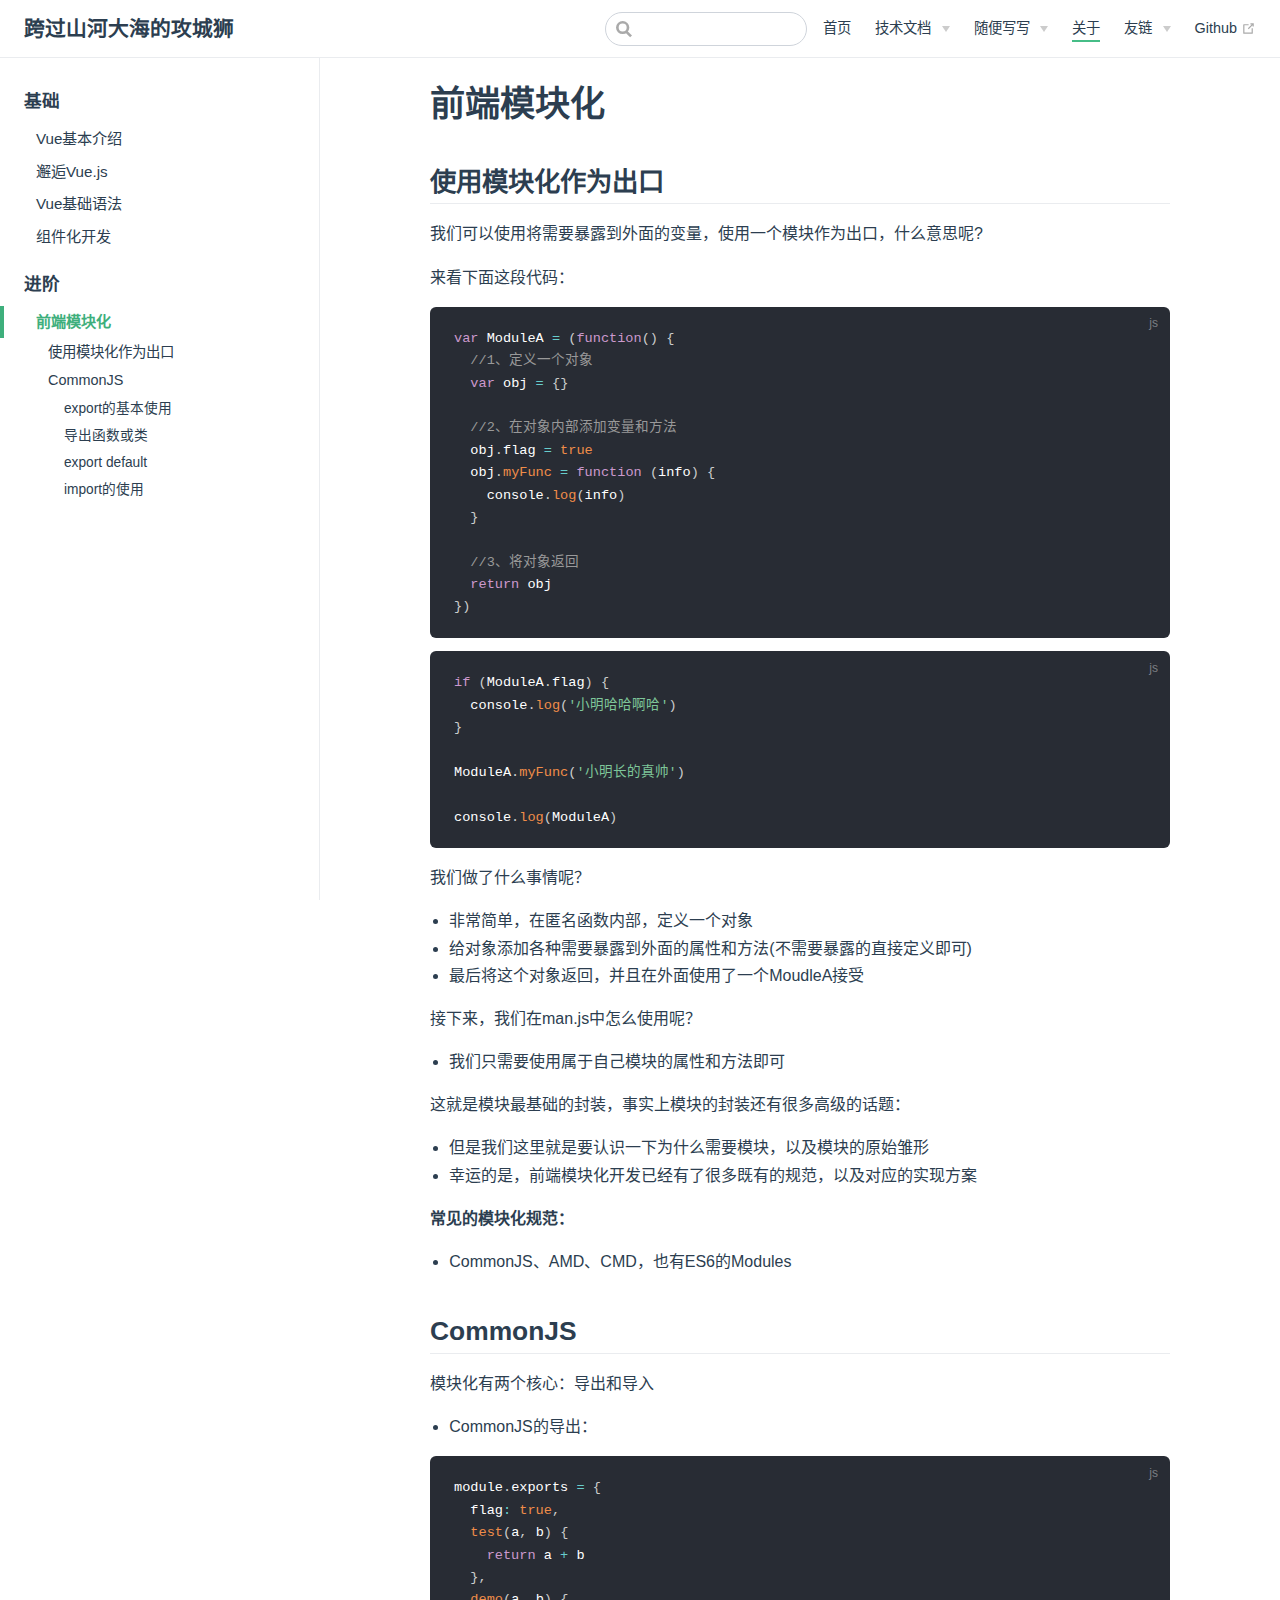
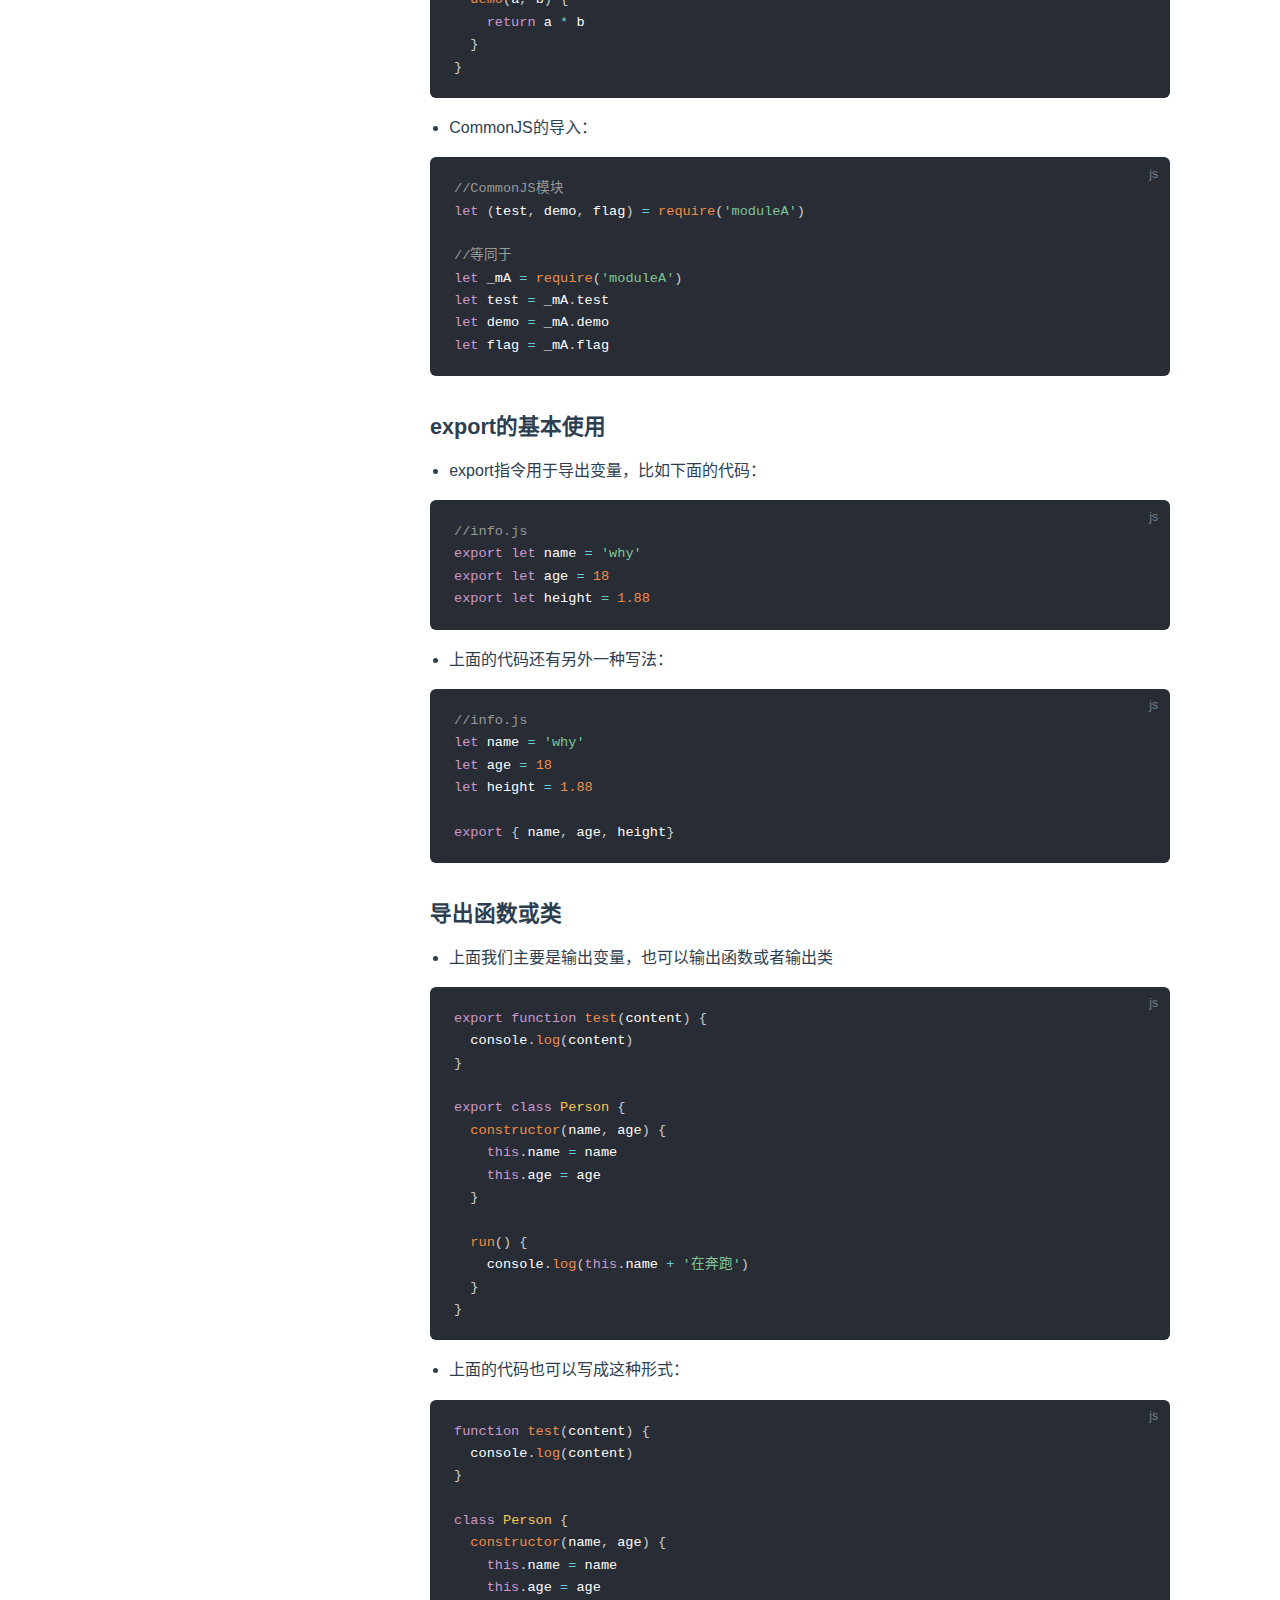
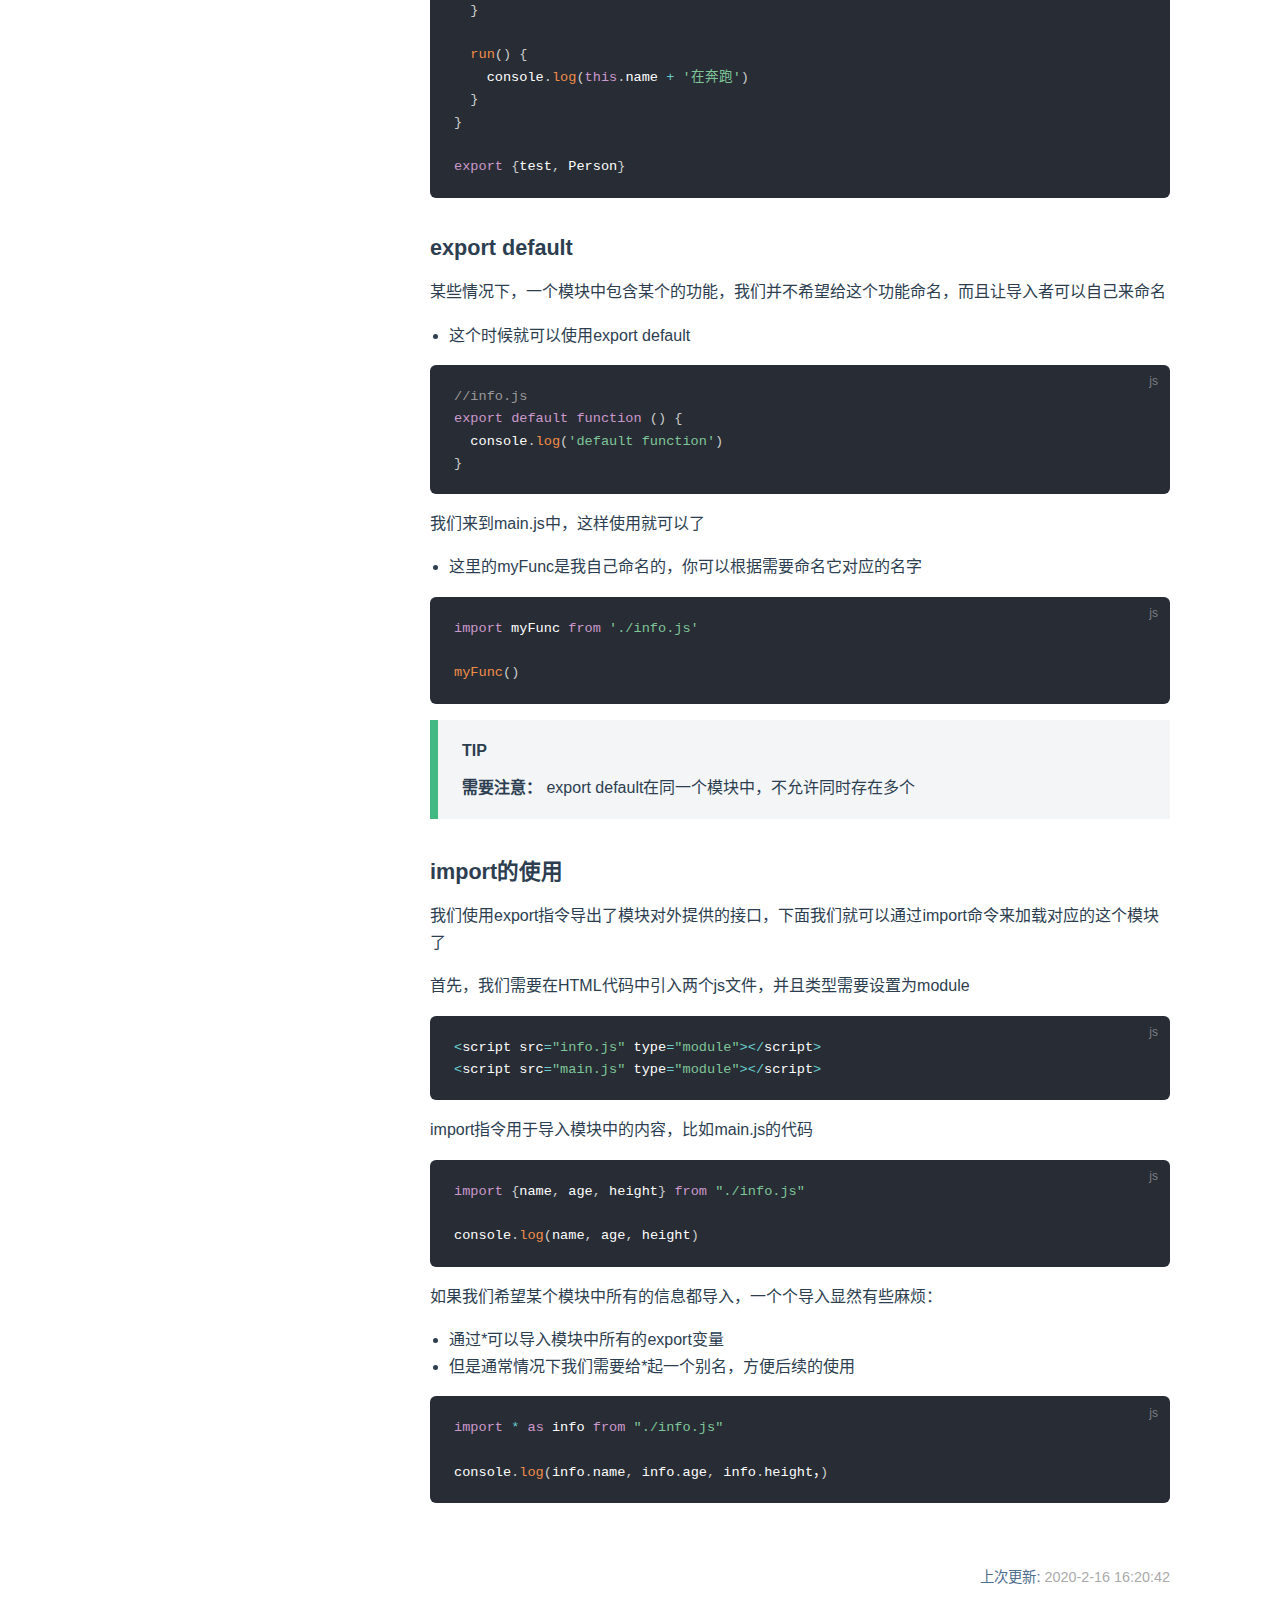
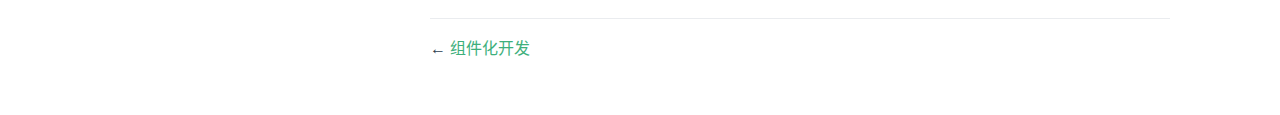
<file: tech/vue/前端模块化.html>
<!DOCTYPE html>
<html lang="zh-CN">
  <head>
    <meta charset="utf-8">
    <meta name="viewport" content="width=device-width,initial-scale=1">
    <title>前端模块化 | 跨过山河大海的攻城狮</title>
    <meta name="description" content="There is no royal road to learning">
    <meta name="generator" content="VuePress 1.3.0">
    
    
    <link rel="preload" href="/assets/css/0.styles.ec6bccb2.css" as="style"><link rel="preload" href="/assets/js/app.518a227c.js" as="script"><link rel="preload" href="/assets/js/3.70fd9169.js" as="script"><link rel="preload" href="/assets/js/19.f20b45ac.js" as="script"><link rel="prefetch" href="/assets/js/10.365213d4.js"><link rel="prefetch" href="/assets/js/11.32985faf.js"><link rel="prefetch" href="/assets/js/12.01d023c9.js"><link rel="prefetch" href="/assets/js/13.d1e4177c.js"><link rel="prefetch" href="/assets/js/14.aa61d457.js"><link rel="prefetch" href="/assets/js/15.ceeab785.js"><link rel="prefetch" href="/assets/js/16.1d4d4525.js"><link rel="prefetch" href="/assets/js/17.2efd3caf.js"><link rel="prefetch" href="/assets/js/18.f1ca622d.js"><link rel="prefetch" href="/assets/js/20.231a0a8a.js"><link rel="prefetch" href="/assets/js/21.43d3d262.js"><link rel="prefetch" href="/assets/js/4.538a04d4.js"><link rel="prefetch" href="/assets/js/5.29b61dc1.js"><link rel="prefetch" href="/assets/js/6.fc624eee.js"><link rel="prefetch" href="/assets/js/7.2bb33529.js"><link rel="prefetch" href="/assets/js/8.b220b584.js"><link rel="prefetch" href="/assets/js/9.b09edcb6.js"><link rel="prefetch" href="/assets/js/vendors~docsearch.a62bcc3d.js">
    <link rel="stylesheet" href="/assets/css/0.styles.ec6bccb2.css">
  </head>
  <body>
    <div id="app" data-server-rendered="true"><div class="theme-container"><header class="navbar"><div class="sidebar-button"><svg xmlns="http://www.w3.org/2000/svg" aria-hidden="true" role="img" viewBox="0 0 448 512" class="icon"><path fill="currentColor" d="M436 124H12c-6.627 0-12-5.373-12-12V80c0-6.627 5.373-12 12-12h424c6.627 0 12 5.373 12 12v32c0 6.627-5.373 12-12 12zm0 160H12c-6.627 0-12-5.373-12-12v-32c0-6.627 5.373-12 12-12h424c6.627 0 12 5.373 12 12v32c0 6.627-5.373 12-12 12zm0 160H12c-6.627 0-12-5.373-12-12v-32c0-6.627 5.373-12 12-12h424c6.627 0 12 5.373 12 12v32c0 6.627-5.373 12-12 12z"></path></svg></div> <a href="/" class="home-link router-link-active"><!----> <span class="site-name">跨过山河大海的攻城狮</span></a> <div class="links"><form id="search-form" role="search" class="algolia-search-wrapper search-box"><input id="algolia-search-input" class="search-query"></form> <nav class="nav-links can-hide"><div class="nav-item"><a href="/" class="nav-link">
  首页
</a></div><div class="nav-item"><div class="dropdown-wrapper"><button type="button" aria-label="Tech Menu" class="dropdown-title"><span class="title">技术文档</span> <span class="arrow right"></span></button> <ul class="nav-dropdown" style="display:none;"><li class="dropdown-item"><h4>
          前端
        </h4> <ul class="dropdown-subitem-wrapper"><li class="dropdown-subitem"><a href="/tech/vue/" class="nav-link router-link-active">
  Vue
</a></li><li class="dropdown-subitem"><a href="/tech/webpack/" class="nav-link">
  Webpack
</a></li><li class="dropdown-subitem"><a href="/tech/vue-cli/" class="nav-link">
  Vue-cli
</a></li></ul></li><li class="dropdown-item"><h4>
          后端
        </h4> <ul class="dropdown-subitem-wrapper"><li class="dropdown-subitem"><a href="/tech/python/" class="nav-link">
  Python
</a></li></ul></li></ul></div></div><div class="nav-item"><div class="dropdown-wrapper"><button type="button" aria-label="Other Menu" class="dropdown-title"><span class="title">随便写写</span> <span class="arrow right"></span></button> <ul class="nav-dropdown" style="display:none;"><li class="dropdown-item"><!----> <a href="/tech/python/" class="nav-link">
  摄影
</a></li><li class="dropdown-item"><!----> <a href="/tech/python/" class="nav-link">
  美食
</a></li></ul></div></div><div class="nav-item"><a href="/tech/vue/" class="nav-link router-link-active">
  关于
</a></div><div class="nav-item"><div class="dropdown-wrapper"><button type="button" aria-label="Friend Menu" class="dropdown-title"><span class="title">友链</span> <span class="arrow right"></span></button> <ul class="nav-dropdown" style="display:none;"><li class="dropdown-item"><!----> <a href="https://blog.leesans.com/" target="_blank" rel="noopener noreferrer" class="nav-link external">
  LeeSans
  <svg xmlns="http://www.w3.org/2000/svg" aria-hidden="true" x="0px" y="0px" viewBox="0 0 100 100" width="15" height="15" class="icon outbound"><path fill="currentColor" d="M18.8,85.1h56l0,0c2.2,0,4-1.8,4-4v-32h-8v28h-48v-48h28v-8h-32l0,0c-2.2,0-4,1.8-4,4v56C14.8,83.3,16.6,85.1,18.8,85.1z"></path> <polygon fill="currentColor" points="45.7,48.7 51.3,54.3 77.2,28.5 77.2,37.2 85.2,37.2 85.2,14.9 62.8,14.9 62.8,22.9 71.5,22.9"></polygon></svg></a></li><li class="dropdown-item"><!----> <a href="https://mifuko.github.io/" target="_blank" rel="noopener noreferrer" class="nav-link external">
  黄金飞
  <svg xmlns="http://www.w3.org/2000/svg" aria-hidden="true" x="0px" y="0px" viewBox="0 0 100 100" width="15" height="15" class="icon outbound"><path fill="currentColor" d="M18.8,85.1h56l0,0c2.2,0,4-1.8,4-4v-32h-8v28h-48v-48h28v-8h-32l0,0c-2.2,0-4,1.8-4,4v56C14.8,83.3,16.6,85.1,18.8,85.1z"></path> <polygon fill="currentColor" points="45.7,48.7 51.3,54.3 77.2,28.5 77.2,37.2 85.2,37.2 85.2,14.9 62.8,14.9 62.8,22.9 71.5,22.9"></polygon></svg></a></li></ul></div></div><div class="nav-item"><a href="https://baidu.com" target="_blank" rel="noopener noreferrer" class="nav-link external">
  Github
  <svg xmlns="http://www.w3.org/2000/svg" aria-hidden="true" x="0px" y="0px" viewBox="0 0 100 100" width="15" height="15" class="icon outbound"><path fill="currentColor" d="M18.8,85.1h56l0,0c2.2,0,4-1.8,4-4v-32h-8v28h-48v-48h28v-8h-32l0,0c-2.2,0-4,1.8-4,4v56C14.8,83.3,16.6,85.1,18.8,85.1z"></path> <polygon fill="currentColor" points="45.7,48.7 51.3,54.3 77.2,28.5 77.2,37.2 85.2,37.2 85.2,14.9 62.8,14.9 62.8,22.9 71.5,22.9"></polygon></svg></a></div> <!----></nav></div></header> <div class="sidebar-mask"></div> <aside class="sidebar"><nav class="nav-links"><div class="nav-item"><a href="/" class="nav-link">
  首页
</a></div><div class="nav-item"><div class="dropdown-wrapper"><button type="button" aria-label="Tech Menu" class="dropdown-title"><span class="title">技术文档</span> <span class="arrow right"></span></button> <ul class="nav-dropdown" style="display:none;"><li class="dropdown-item"><h4>
          前端
        </h4> <ul class="dropdown-subitem-wrapper"><li class="dropdown-subitem"><a href="/tech/vue/" class="nav-link router-link-active">
  Vue
</a></li><li class="dropdown-subitem"><a href="/tech/webpack/" class="nav-link">
  Webpack
</a></li><li class="dropdown-subitem"><a href="/tech/vue-cli/" class="nav-link">
  Vue-cli
</a></li></ul></li><li class="dropdown-item"><h4>
          后端
        </h4> <ul class="dropdown-subitem-wrapper"><li class="dropdown-subitem"><a href="/tech/python/" class="nav-link">
  Python
</a></li></ul></li></ul></div></div><div class="nav-item"><div class="dropdown-wrapper"><button type="button" aria-label="Other Menu" class="dropdown-title"><span class="title">随便写写</span> <span class="arrow right"></span></button> <ul class="nav-dropdown" style="display:none;"><li class="dropdown-item"><!----> <a href="/tech/python/" class="nav-link">
  摄影
</a></li><li class="dropdown-item"><!----> <a href="/tech/python/" class="nav-link">
  美食
</a></li></ul></div></div><div class="nav-item"><a href="/tech/vue/" class="nav-link router-link-active">
  关于
</a></div><div class="nav-item"><div class="dropdown-wrapper"><button type="button" aria-label="Friend Menu" class="dropdown-title"><span class="title">友链</span> <span class="arrow right"></span></button> <ul class="nav-dropdown" style="display:none;"><li class="dropdown-item"><!----> <a href="https://blog.leesans.com/" target="_blank" rel="noopener noreferrer" class="nav-link external">
  LeeSans
  <svg xmlns="http://www.w3.org/2000/svg" aria-hidden="true" x="0px" y="0px" viewBox="0 0 100 100" width="15" height="15" class="icon outbound"><path fill="currentColor" d="M18.8,85.1h56l0,0c2.2,0,4-1.8,4-4v-32h-8v28h-48v-48h28v-8h-32l0,0c-2.2,0-4,1.8-4,4v56C14.8,83.3,16.6,85.1,18.8,85.1z"></path> <polygon fill="currentColor" points="45.7,48.7 51.3,54.3 77.2,28.5 77.2,37.2 85.2,37.2 85.2,14.9 62.8,14.9 62.8,22.9 71.5,22.9"></polygon></svg></a></li><li class="dropdown-item"><!----> <a href="https://mifuko.github.io/" target="_blank" rel="noopener noreferrer" class="nav-link external">
  黄金飞
  <svg xmlns="http://www.w3.org/2000/svg" aria-hidden="true" x="0px" y="0px" viewBox="0 0 100 100" width="15" height="15" class="icon outbound"><path fill="currentColor" d="M18.8,85.1h56l0,0c2.2,0,4-1.8,4-4v-32h-8v28h-48v-48h28v-8h-32l0,0c-2.2,0-4,1.8-4,4v56C14.8,83.3,16.6,85.1,18.8,85.1z"></path> <polygon fill="currentColor" points="45.7,48.7 51.3,54.3 77.2,28.5 77.2,37.2 85.2,37.2 85.2,14.9 62.8,14.9 62.8,22.9 71.5,22.9"></polygon></svg></a></li></ul></div></div><div class="nav-item"><a href="https://baidu.com" target="_blank" rel="noopener noreferrer" class="nav-link external">
  Github
  <svg xmlns="http://www.w3.org/2000/svg" aria-hidden="true" x="0px" y="0px" viewBox="0 0 100 100" width="15" height="15" class="icon outbound"><path fill="currentColor" d="M18.8,85.1h56l0,0c2.2,0,4-1.8,4-4v-32h-8v28h-48v-48h28v-8h-32l0,0c-2.2,0-4,1.8-4,4v56C14.8,83.3,16.6,85.1,18.8,85.1z"></path> <polygon fill="currentColor" points="45.7,48.7 51.3,54.3 77.2,28.5 77.2,37.2 85.2,37.2 85.2,14.9 62.8,14.9 62.8,22.9 71.5,22.9"></polygon></svg></a></div> <!----></nav>  <ul class="sidebar-links"><li><section class="sidebar-group depth-0"><p class="sidebar-heading"><span>基础</span> <!----></p> <ul class="sidebar-links sidebar-group-items"><li><a href="/tech/vue/" class="sidebar-link">Vue基本介绍</a></li><li><a href="/tech/vue/邂逅Vue.html" class="sidebar-link">邂逅Vue.js</a></li><li><a href="/tech/vue/Vue基础语法.html" class="sidebar-link">Vue基础语法</a></li><li><a href="/tech/vue/组件化开发.html" class="sidebar-link">组件化开发</a></li></ul></section></li><li><section class="sidebar-group depth-0"><p class="sidebar-heading open"><span>进阶</span> <!----></p> <ul class="sidebar-links sidebar-group-items"><li><a href="/tech/vue/前端模块化.html" class="active sidebar-link">前端模块化</a><ul class="sidebar-sub-headers"><li class="sidebar-sub-header"><a href="/tech/vue/前端模块化.html#使用模块化作为出口" class="sidebar-link">使用模块化作为出口</a></li><li class="sidebar-sub-header"><a href="/tech/vue/前端模块化.html#commonjs" class="sidebar-link">CommonJS</a><ul class="sidebar-sub-headers"><li class="sidebar-sub-header"><a href="/tech/vue/前端模块化.html#export的基本使用" class="sidebar-link">export的基本使用</a></li><li class="sidebar-sub-header"><a href="/tech/vue/前端模块化.html#导出函数或类" class="sidebar-link">导出函数或类</a></li><li class="sidebar-sub-header"><a href="/tech/vue/前端模块化.html#export-default" class="sidebar-link">export default</a></li><li class="sidebar-sub-header"><a href="/tech/vue/前端模块化.html#import的使用" class="sidebar-link">import的使用</a></li></ul></li></ul></li></ul></section></li></ul> </aside> <main class="page"> <div class="theme-default-content content__default"><h1 id="前端模块化"><a href="#前端模块化" class="header-anchor">#</a> 前端模块化</h1> <h2 id="使用模块化作为出口"><a href="#使用模块化作为出口" class="header-anchor">#</a> 使用模块化作为出口</h2> <p>我们可以使用将需要暴露到外面的变量，使用一个模块作为出口，什么意思呢?</p> <p>来看下面这段代码：</p> <div class="language-js extra-class"><pre class="language-js"><code><span class="token keyword">var</span> ModuleA <span class="token operator">=</span> <span class="token punctuation">(</span><span class="token keyword">function</span><span class="token punctuation">(</span><span class="token punctuation">)</span> <span class="token punctuation">{</span>
  <span class="token comment">//1、定义一个对象</span>
  <span class="token keyword">var</span> obj <span class="token operator">=</span> <span class="token punctuation">{</span><span class="token punctuation">}</span>
  
  <span class="token comment">//2、在对象内部添加变量和方法</span>
  obj<span class="token punctuation">.</span>flag <span class="token operator">=</span> <span class="token boolean">true</span>
  obj<span class="token punctuation">.</span><span class="token function-variable function">myFunc</span> <span class="token operator">=</span> <span class="token keyword">function</span> <span class="token punctuation">(</span><span class="token parameter">info</span><span class="token punctuation">)</span> <span class="token punctuation">{</span>
    console<span class="token punctuation">.</span><span class="token function">log</span><span class="token punctuation">(</span>info<span class="token punctuation">)</span>
  <span class="token punctuation">}</span>
  
  <span class="token comment">//3、将对象返回</span>
  <span class="token keyword">return</span> obj
<span class="token punctuation">}</span><span class="token punctuation">)</span>
</code></pre></div><div class="language-js extra-class"><pre class="language-js"><code><span class="token keyword">if</span> <span class="token punctuation">(</span>ModuleA<span class="token punctuation">.</span>flag<span class="token punctuation">)</span> <span class="token punctuation">{</span>
  console<span class="token punctuation">.</span><span class="token function">log</span><span class="token punctuation">(</span><span class="token string">'小明哈哈啊哈'</span><span class="token punctuation">)</span>
<span class="token punctuation">}</span>

ModuleA<span class="token punctuation">.</span><span class="token function">myFunc</span><span class="token punctuation">(</span><span class="token string">'小明长的真帅'</span><span class="token punctuation">)</span>

console<span class="token punctuation">.</span><span class="token function">log</span><span class="token punctuation">(</span>ModuleA<span class="token punctuation">)</span>
</code></pre></div><p>我们做了什么事情呢？</p> <ul><li>非常简单，在匿名函数内部，定义一个对象</li> <li>给对象添加各种需要暴露到外面的属性和方法(不需要暴露的直接定义即可)</li> <li>最后将这个对象返回，并且在外面使用了一个MoudleA接受</li></ul> <p>接下来，我们在man.js中怎么使用呢？</p> <ul><li>我们只需要使用属于自己模块的属性和方法即可</li></ul> <p>这就是模块最基础的封装，事实上模块的封装还有很多高级的话题：</p> <ul><li>但是我们这里就是要认识一下为什么需要模块，以及模块的原始雏形</li> <li>幸运的是，前端模块化开发已经有了很多既有的规范，以及对应的实现方案</li></ul> <p><strong>常见的模块化规范：</strong></p> <ul><li>CommonJS、AMD、CMD，也有ES6的Modules</li></ul> <h2 id="commonjs"><a href="#commonjs" class="header-anchor">#</a> CommonJS</h2> <p>模块化有两个核心：导出和导入</p> <ul><li>CommonJS的导出：</li></ul> <div class="language-javascript extra-class"><pre class="language-javascript"><code>module<span class="token punctuation">.</span>exports <span class="token operator">=</span> <span class="token punctuation">{</span>
  flag<span class="token operator">:</span> <span class="token boolean">true</span><span class="token punctuation">,</span>
  <span class="token function">test</span><span class="token punctuation">(</span><span class="token parameter">a<span class="token punctuation">,</span> b</span><span class="token punctuation">)</span> <span class="token punctuation">{</span>
    <span class="token keyword">return</span> a <span class="token operator">+</span> b
  <span class="token punctuation">}</span><span class="token punctuation">,</span>
  <span class="token function">demo</span><span class="token punctuation">(</span><span class="token parameter">a<span class="token punctuation">,</span> b</span><span class="token punctuation">)</span> <span class="token punctuation">{</span>
    <span class="token keyword">return</span> a <span class="token operator">*</span> b
  <span class="token punctuation">}</span>
<span class="token punctuation">}</span>
</code></pre></div><ul><li>CommonJS的导入：</li></ul> <div class="language-js extra-class"><pre class="language-js"><code><span class="token comment">//CommonJS模块</span>
<span class="token keyword">let</span> <span class="token punctuation">(</span>test<span class="token punctuation">,</span> demo<span class="token punctuation">,</span> flag<span class="token punctuation">)</span> <span class="token operator">=</span> <span class="token function">require</span><span class="token punctuation">(</span><span class="token string">'moduleA'</span><span class="token punctuation">)</span>

<span class="token comment">//等同于</span>
<span class="token keyword">let</span> _mA <span class="token operator">=</span> <span class="token function">require</span><span class="token punctuation">(</span><span class="token string">'moduleA'</span><span class="token punctuation">)</span>
<span class="token keyword">let</span> test <span class="token operator">=</span> _mA<span class="token punctuation">.</span>test
<span class="token keyword">let</span> demo <span class="token operator">=</span> _mA<span class="token punctuation">.</span>demo
<span class="token keyword">let</span> flag <span class="token operator">=</span> _mA<span class="token punctuation">.</span>flag
</code></pre></div><h3 id="export的基本使用"><a href="#export的基本使用" class="header-anchor">#</a> export的基本使用</h3> <ul><li>export指令用于导出变量，比如下面的代码：</li></ul> <div class="language-javascript extra-class"><pre class="language-javascript"><code><span class="token comment">//info.js</span>
<span class="token keyword">export</span> <span class="token keyword">let</span> name <span class="token operator">=</span> <span class="token string">'why'</span>
<span class="token keyword">export</span> <span class="token keyword">let</span> age <span class="token operator">=</span> <span class="token number">18</span>
<span class="token keyword">export</span> <span class="token keyword">let</span> height <span class="token operator">=</span> <span class="token number">1.88</span>
</code></pre></div><ul><li>上面的代码还有另外一种写法：</li></ul> <div class="language-javascript extra-class"><pre class="language-javascript"><code><span class="token comment">//info.js</span>
<span class="token keyword">let</span> name <span class="token operator">=</span> <span class="token string">'why'</span>
<span class="token keyword">let</span> age <span class="token operator">=</span> <span class="token number">18</span>
<span class="token keyword">let</span> height <span class="token operator">=</span> <span class="token number">1.88</span>

<span class="token keyword">export</span> <span class="token punctuation">{</span> name<span class="token punctuation">,</span> age<span class="token punctuation">,</span> height<span class="token punctuation">}</span>
</code></pre></div><h3 id="导出函数或类"><a href="#导出函数或类" class="header-anchor">#</a> 导出函数或类</h3> <ul><li>上面我们主要是输出变量，也可以输出函数或者输出类</li></ul> <div class="language-js extra-class"><pre class="language-js"><code><span class="token keyword">export</span> <span class="token keyword">function</span> <span class="token function">test</span><span class="token punctuation">(</span><span class="token parameter">content</span><span class="token punctuation">)</span> <span class="token punctuation">{</span>
  console<span class="token punctuation">.</span><span class="token function">log</span><span class="token punctuation">(</span>content<span class="token punctuation">)</span>
<span class="token punctuation">}</span>

<span class="token keyword">export</span> <span class="token keyword">class</span> <span class="token class-name">Person</span> <span class="token punctuation">{</span>
  <span class="token function">constructor</span><span class="token punctuation">(</span><span class="token parameter">name<span class="token punctuation">,</span> age</span><span class="token punctuation">)</span> <span class="token punctuation">{</span>
    <span class="token keyword">this</span><span class="token punctuation">.</span>name <span class="token operator">=</span> name
    <span class="token keyword">this</span><span class="token punctuation">.</span>age <span class="token operator">=</span> age
  <span class="token punctuation">}</span>
  
  <span class="token function">run</span><span class="token punctuation">(</span><span class="token punctuation">)</span> <span class="token punctuation">{</span>
    console<span class="token punctuation">.</span><span class="token function">log</span><span class="token punctuation">(</span><span class="token keyword">this</span><span class="token punctuation">.</span>name <span class="token operator">+</span> <span class="token string">'在奔跑'</span><span class="token punctuation">)</span>
  <span class="token punctuation">}</span>
<span class="token punctuation">}</span>
</code></pre></div><ul><li>上面的代码也可以写成这种形式：</li></ul> <div class="language-js extra-class"><pre class="language-js"><code><span class="token keyword">function</span> <span class="token function">test</span><span class="token punctuation">(</span><span class="token parameter">content</span><span class="token punctuation">)</span> <span class="token punctuation">{</span>
  console<span class="token punctuation">.</span><span class="token function">log</span><span class="token punctuation">(</span>content<span class="token punctuation">)</span>
<span class="token punctuation">}</span>

<span class="token keyword">class</span> <span class="token class-name">Person</span> <span class="token punctuation">{</span>
  <span class="token function">constructor</span><span class="token punctuation">(</span><span class="token parameter">name<span class="token punctuation">,</span> age</span><span class="token punctuation">)</span> <span class="token punctuation">{</span>
    <span class="token keyword">this</span><span class="token punctuation">.</span>name <span class="token operator">=</span> name
    <span class="token keyword">this</span><span class="token punctuation">.</span>age <span class="token operator">=</span> age
  <span class="token punctuation">}</span>
  
  <span class="token function">run</span><span class="token punctuation">(</span><span class="token punctuation">)</span> <span class="token punctuation">{</span>
    console<span class="token punctuation">.</span><span class="token function">log</span><span class="token punctuation">(</span><span class="token keyword">this</span><span class="token punctuation">.</span>name <span class="token operator">+</span> <span class="token string">'在奔跑'</span><span class="token punctuation">)</span>
  <span class="token punctuation">}</span>
<span class="token punctuation">}</span>

<span class="token keyword">export</span> <span class="token punctuation">{</span>test<span class="token punctuation">,</span> Person<span class="token punctuation">}</span>
</code></pre></div><h3 id="export-default"><a href="#export-default" class="header-anchor">#</a> export default</h3> <p>某些情况下，一个模块中包含某个的功能，我们并不希望给这个功能命名，而且让导入者可以自己来命名</p> <ul><li>这个时候就可以使用export default</li></ul> <div class="language-js extra-class"><pre class="language-js"><code><span class="token comment">//info.js</span>
<span class="token keyword">export</span> <span class="token keyword">default</span> <span class="token keyword">function</span> <span class="token punctuation">(</span><span class="token punctuation">)</span> <span class="token punctuation">{</span>
  console<span class="token punctuation">.</span><span class="token function">log</span><span class="token punctuation">(</span><span class="token string">'default function'</span><span class="token punctuation">)</span>
<span class="token punctuation">}</span>
</code></pre></div><p>我们来到main.js中，这样使用就可以了</p> <ul><li>这里的myFunc是我自己命名的，你可以根据需要命名它对应的名字</li></ul> <div class="language-js extra-class"><pre class="language-js"><code><span class="token keyword">import</span> myFunc <span class="token keyword">from</span> <span class="token string">'./info.js'</span>

<span class="token function">myFunc</span><span class="token punctuation">(</span><span class="token punctuation">)</span>
</code></pre></div><div class="custom-block tip"><p class="custom-block-title">TIP</p> <p><strong>需要注意：</strong> export default在同一个模块中，不允许同时存在多个</p></div> <h3 id="import的使用"><a href="#import的使用" class="header-anchor">#</a> import的使用</h3> <p>我们使用export指令导出了模块对外提供的接口，下面我们就可以通过import命令来加载对应的这个模块了</p> <p>首先，我们需要在HTML代码中引入两个js文件，并且类型需要设置为module</p> <div class="language-js extra-class"><pre class="language-js"><code><span class="token operator">&lt;</span>script src<span class="token operator">=</span><span class="token string">&quot;info.js&quot;</span> type<span class="token operator">=</span><span class="token string">&quot;module&quot;</span><span class="token operator">&gt;</span><span class="token operator">&lt;</span><span class="token operator">/</span>script<span class="token operator">&gt;</span>
<span class="token operator">&lt;</span>script src<span class="token operator">=</span><span class="token string">&quot;main.js&quot;</span> type<span class="token operator">=</span><span class="token string">&quot;module&quot;</span><span class="token operator">&gt;</span><span class="token operator">&lt;</span><span class="token operator">/</span>script<span class="token operator">&gt;</span>
</code></pre></div><p>import指令用于导入模块中的内容，比如main.js的代码</p> <div class="language-js extra-class"><pre class="language-js"><code><span class="token keyword">import</span> <span class="token punctuation">{</span>name<span class="token punctuation">,</span> age<span class="token punctuation">,</span> height<span class="token punctuation">}</span> <span class="token keyword">from</span> <span class="token string">&quot;./info.js&quot;</span>

console<span class="token punctuation">.</span><span class="token function">log</span><span class="token punctuation">(</span>name<span class="token punctuation">,</span> age<span class="token punctuation">,</span> height<span class="token punctuation">)</span>
</code></pre></div><p>如果我们希望某个模块中所有的信息都导入，一个个导入显然有些麻烦：</p> <ul><li>通过*可以导入模块中所有的export变量</li> <li>但是通常情况下我们需要给*起一个别名，方便后续的使用</li></ul> <div class="language-js extra-class"><pre class="language-js"><code><span class="token keyword">import</span> <span class="token operator">*</span> <span class="token keyword">as</span> info <span class="token keyword">from</span> <span class="token string">&quot;./info.js&quot;</span>

console<span class="token punctuation">.</span><span class="token function">log</span><span class="token punctuation">(</span>info<span class="token punctuation">.</span>name<span class="token punctuation">,</span> info<span class="token punctuation">.</span>age<span class="token punctuation">,</span> info<span class="token punctuation">.</span>height，<span class="token punctuation">)</span>
</code></pre></div></div> <footer class="page-edit"><!----> <div class="last-updated"><span class="prefix">上次更新:</span> <span class="time">2020-2-16 16:20:42</span></div></footer> <div class="page-nav"><p class="inner"><span class="prev">
      ←
      <a href="/tech/vue/组件化开发.html" class="prev">
        组件化开发
      </a></span> <!----></p></div> </main></div><div class="global-ui"></div></div>
    <script src="/assets/js/app.518a227c.js" defer></script><script src="/assets/js/3.70fd9169.js" defer></script><script src="/assets/js/19.f20b45ac.js" defer></script>
  </body>
</html>
</file>
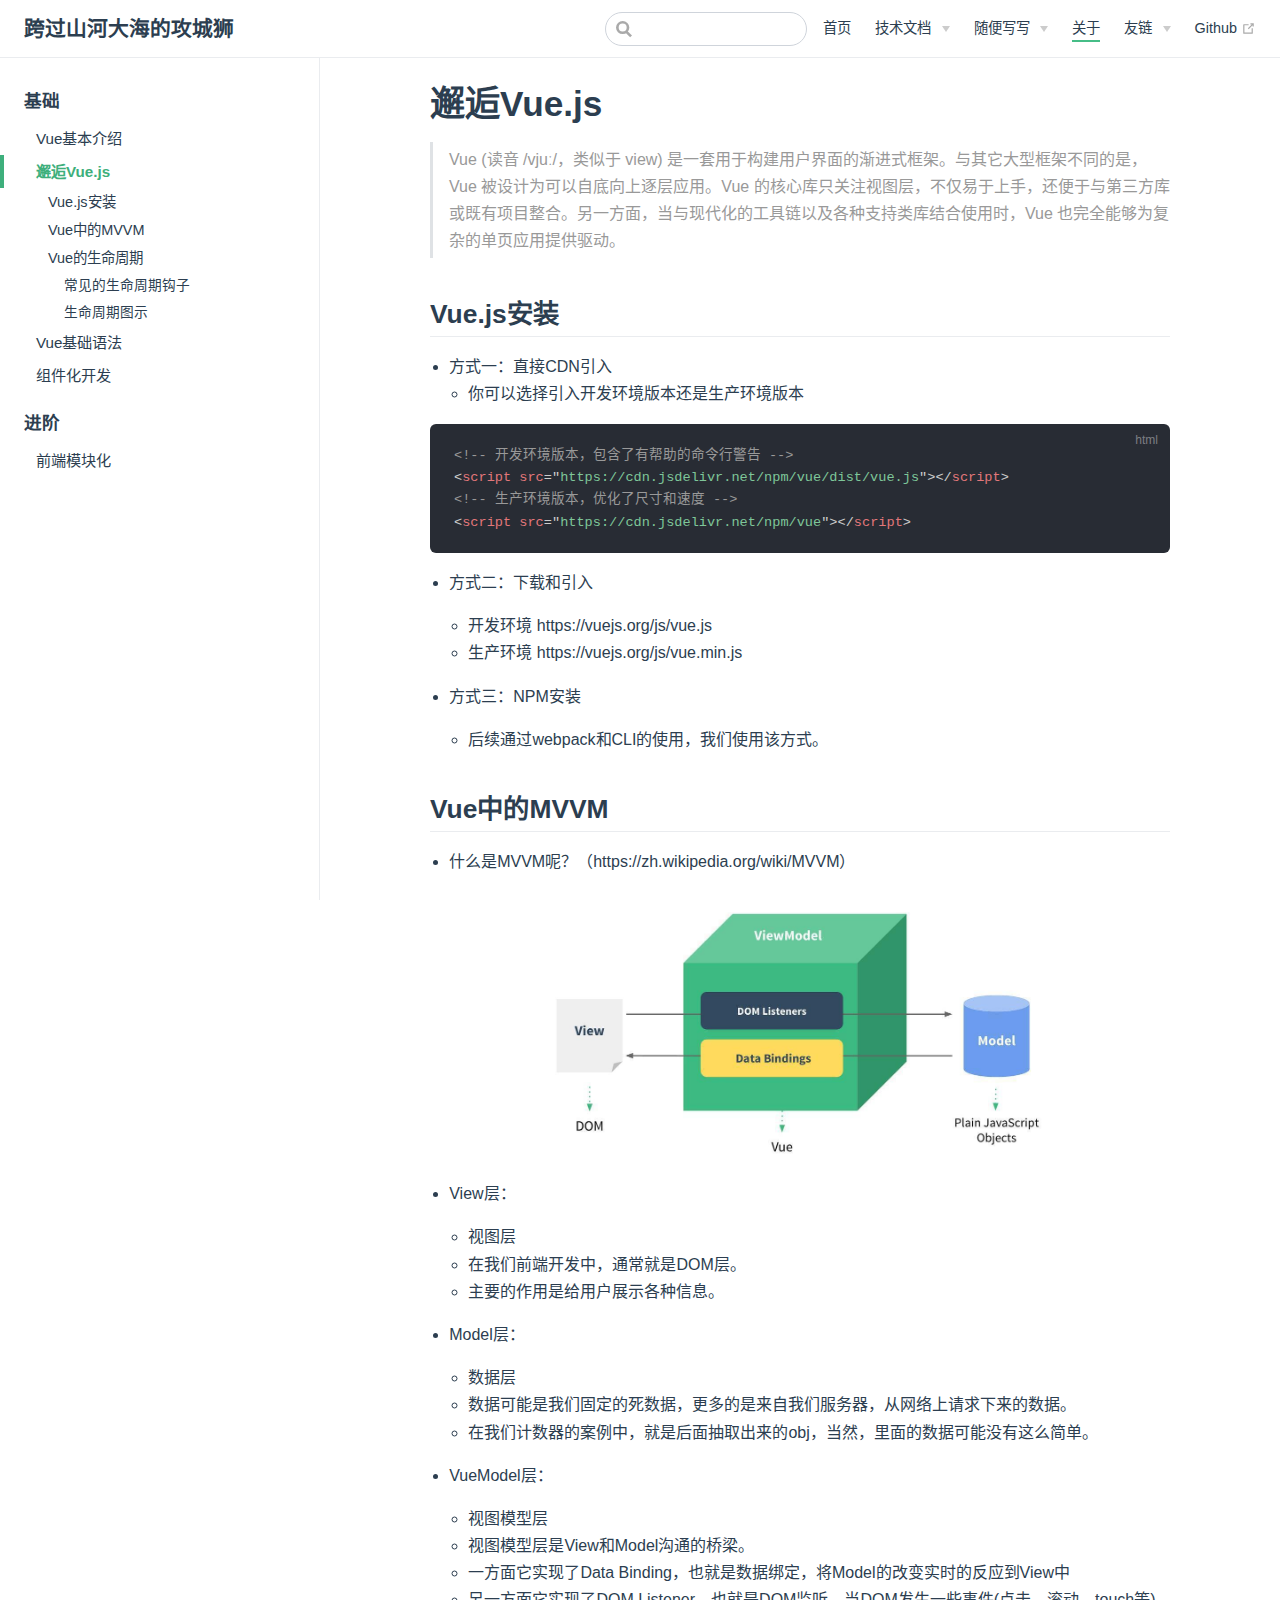
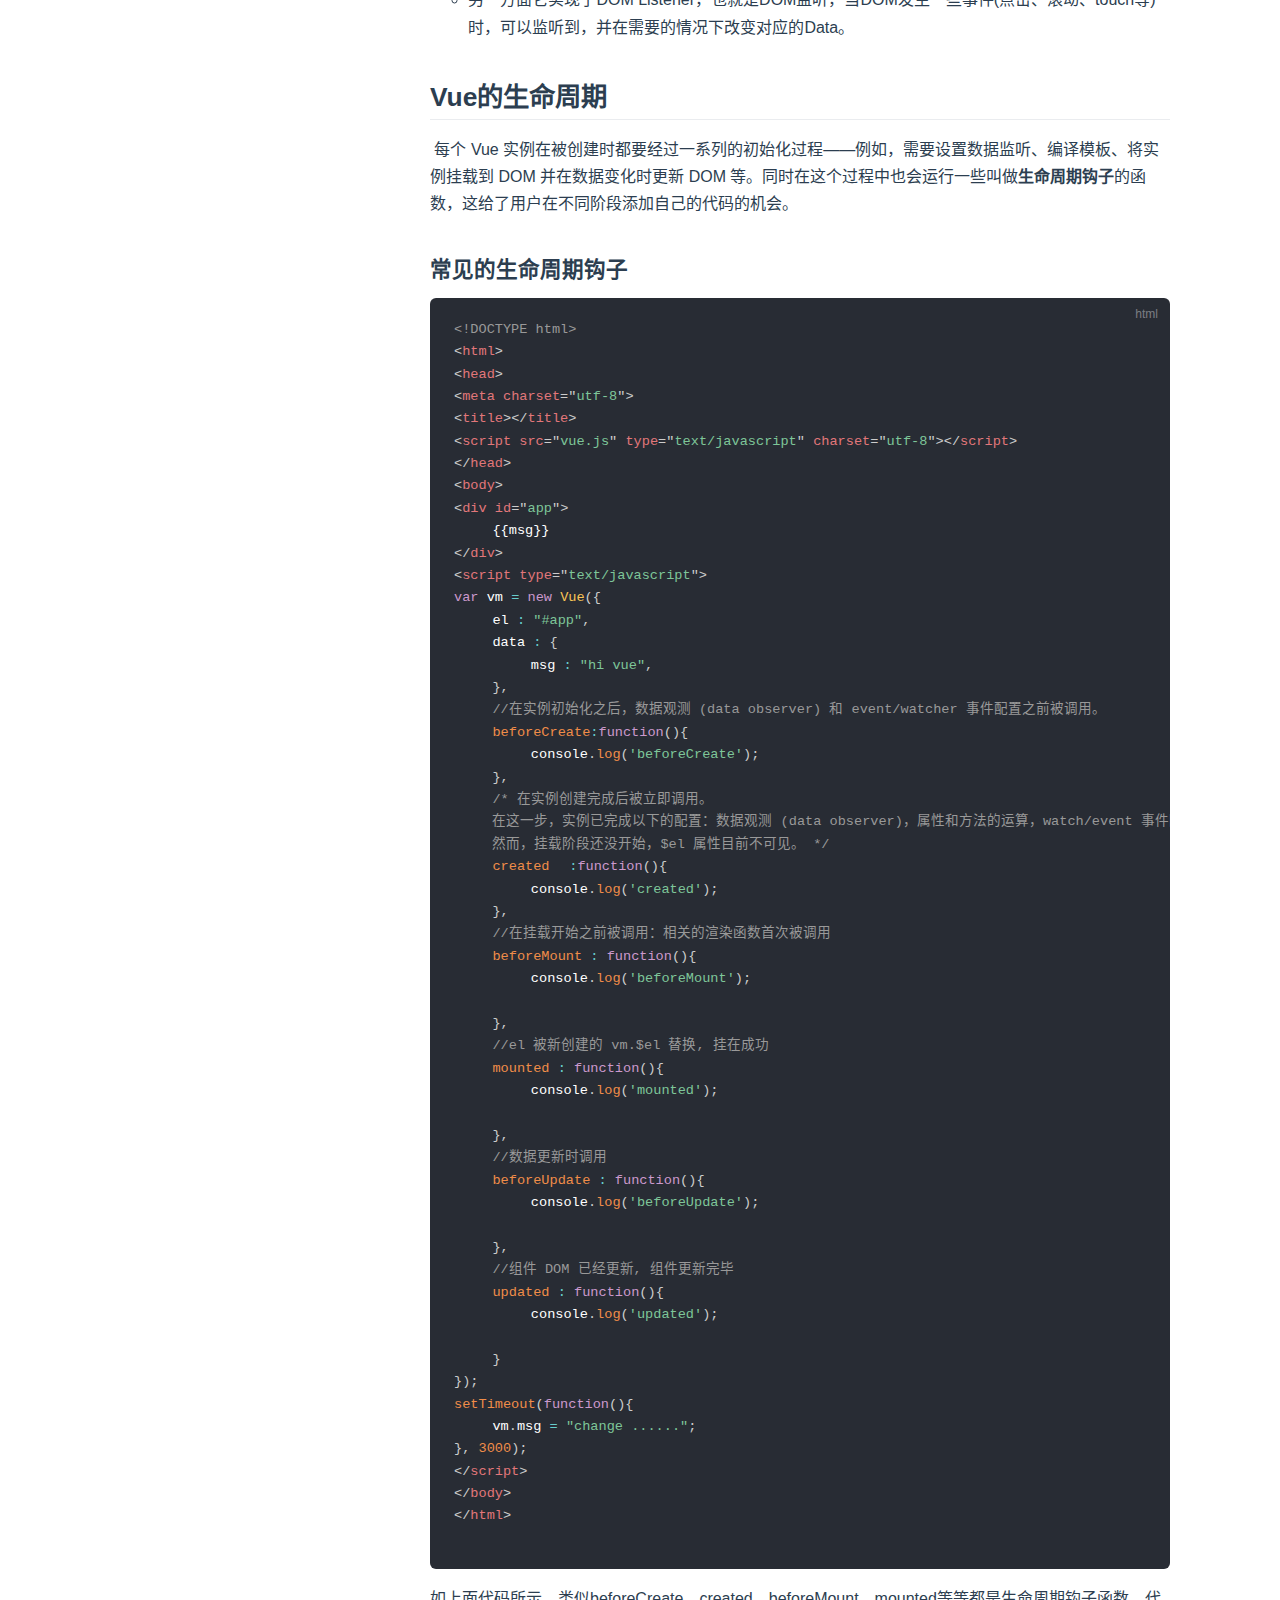
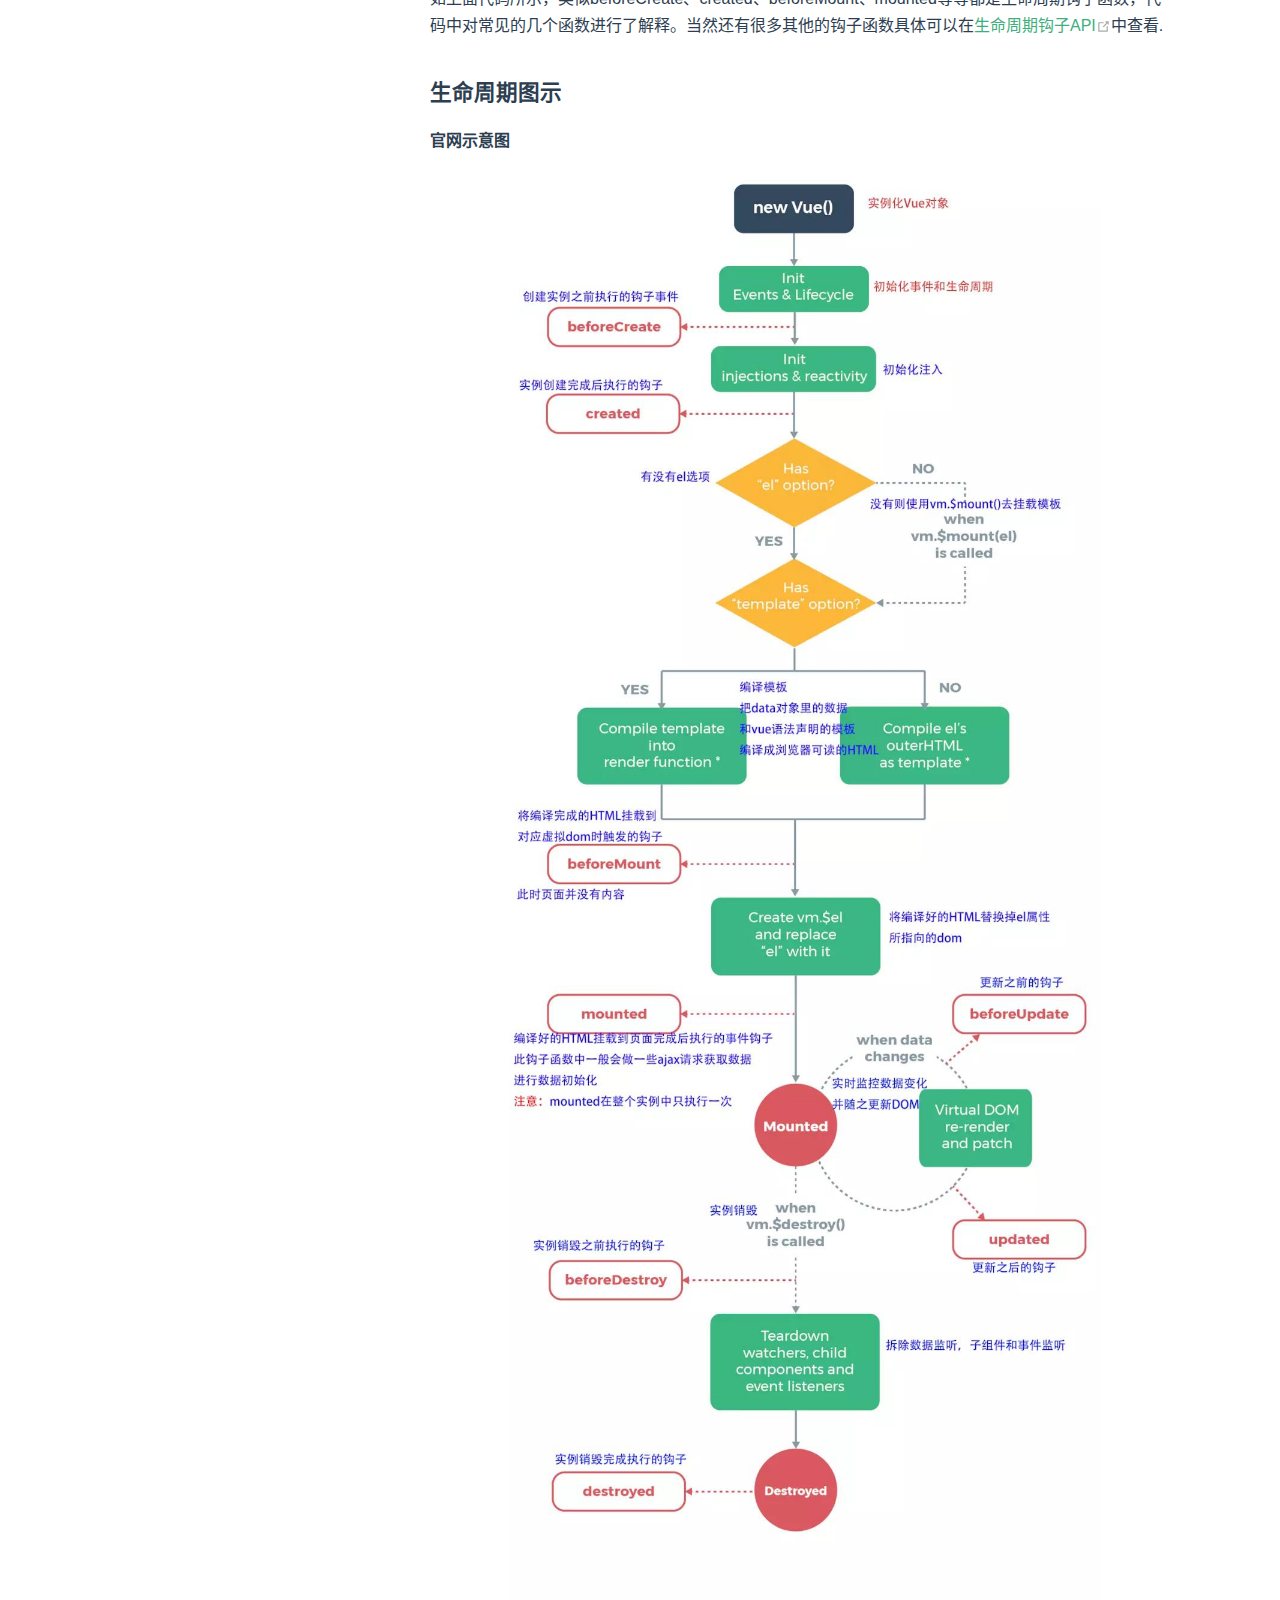
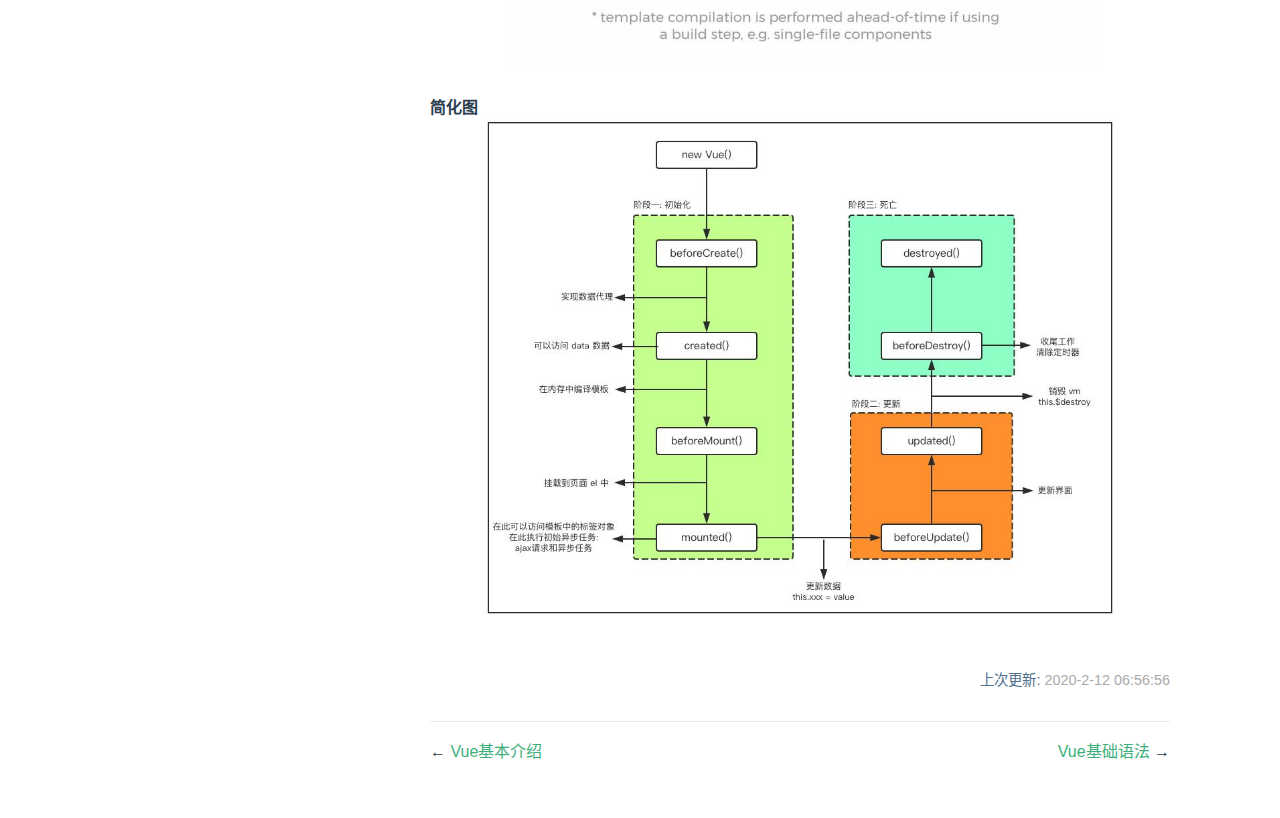
<file: tech/vue/邂逅Vue.html>
<!DOCTYPE html>
<html lang="zh-CN">
  <head>
    <meta charset="utf-8">
    <meta name="viewport" content="width=device-width,initial-scale=1">
    <title>邂逅Vue.js | 跨过山河大海的攻城狮</title>
    <meta name="description" content="There is no royal road to learning">
    <meta name="generator" content="VuePress 1.3.0">
    
    
    <link rel="preload" href="/assets/css/0.styles.ec6bccb2.css" as="style"><link rel="preload" href="/assets/js/app.518a227c.js" as="script"><link rel="preload" href="/assets/js/3.70fd9169.js" as="script"><link rel="preload" href="/assets/js/6.fc624eee.js" as="script"><link rel="prefetch" href="/assets/js/10.365213d4.js"><link rel="prefetch" href="/assets/js/11.32985faf.js"><link rel="prefetch" href="/assets/js/12.01d023c9.js"><link rel="prefetch" href="/assets/js/13.d1e4177c.js"><link rel="prefetch" href="/assets/js/14.aa61d457.js"><link rel="prefetch" href="/assets/js/15.ceeab785.js"><link rel="prefetch" href="/assets/js/16.1d4d4525.js"><link rel="prefetch" href="/assets/js/17.2efd3caf.js"><link rel="prefetch" href="/assets/js/18.f1ca622d.js"><link rel="prefetch" href="/assets/js/19.f20b45ac.js"><link rel="prefetch" href="/assets/js/20.231a0a8a.js"><link rel="prefetch" href="/assets/js/21.43d3d262.js"><link rel="prefetch" href="/assets/js/4.538a04d4.js"><link rel="prefetch" href="/assets/js/5.29b61dc1.js"><link rel="prefetch" href="/assets/js/7.2bb33529.js"><link rel="prefetch" href="/assets/js/8.b220b584.js"><link rel="prefetch" href="/assets/js/9.b09edcb6.js"><link rel="prefetch" href="/assets/js/vendors~docsearch.a62bcc3d.js">
    <link rel="stylesheet" href="/assets/css/0.styles.ec6bccb2.css">
  </head>
  <body>
    <div id="app" data-server-rendered="true"><div class="theme-container"><header class="navbar"><div class="sidebar-button"><svg xmlns="http://www.w3.org/2000/svg" aria-hidden="true" role="img" viewBox="0 0 448 512" class="icon"><path fill="currentColor" d="M436 124H12c-6.627 0-12-5.373-12-12V80c0-6.627 5.373-12 12-12h424c6.627 0 12 5.373 12 12v32c0 6.627-5.373 12-12 12zm0 160H12c-6.627 0-12-5.373-12-12v-32c0-6.627 5.373-12 12-12h424c6.627 0 12 5.373 12 12v32c0 6.627-5.373 12-12 12zm0 160H12c-6.627 0-12-5.373-12-12v-32c0-6.627 5.373-12 12-12h424c6.627 0 12 5.373 12 12v32c0 6.627-5.373 12-12 12z"></path></svg></div> <a href="/" class="home-link router-link-active"><!----> <span class="site-name">跨过山河大海的攻城狮</span></a> <div class="links"><form id="search-form" role="search" class="algolia-search-wrapper search-box"><input id="algolia-search-input" class="search-query"></form> <nav class="nav-links can-hide"><div class="nav-item"><a href="/" class="nav-link">
  首页
</a></div><div class="nav-item"><div class="dropdown-wrapper"><button type="button" aria-label="Tech Menu" class="dropdown-title"><span class="title">技术文档</span> <span class="arrow right"></span></button> <ul class="nav-dropdown" style="display:none;"><li class="dropdown-item"><h4>
          前端
        </h4> <ul class="dropdown-subitem-wrapper"><li class="dropdown-subitem"><a href="/tech/vue/" class="nav-link router-link-active">
  Vue
</a></li><li class="dropdown-subitem"><a href="/tech/webpack/" class="nav-link">
  Webpack
</a></li><li class="dropdown-subitem"><a href="/tech/vue-cli/" class="nav-link">
  Vue-cli
</a></li></ul></li><li class="dropdown-item"><h4>
          后端
        </h4> <ul class="dropdown-subitem-wrapper"><li class="dropdown-subitem"><a href="/tech/python/" class="nav-link">
  Python
</a></li></ul></li></ul></div></div><div class="nav-item"><div class="dropdown-wrapper"><button type="button" aria-label="Other Menu" class="dropdown-title"><span class="title">随便写写</span> <span class="arrow right"></span></button> <ul class="nav-dropdown" style="display:none;"><li class="dropdown-item"><!----> <a href="/tech/python/" class="nav-link">
  摄影
</a></li><li class="dropdown-item"><!----> <a href="/tech/python/" class="nav-link">
  美食
</a></li></ul></div></div><div class="nav-item"><a href="/tech/vue/" class="nav-link router-link-active">
  关于
</a></div><div class="nav-item"><div class="dropdown-wrapper"><button type="button" aria-label="Friend Menu" class="dropdown-title"><span class="title">友链</span> <span class="arrow right"></span></button> <ul class="nav-dropdown" style="display:none;"><li class="dropdown-item"><!----> <a href="https://blog.leesans.com/" target="_blank" rel="noopener noreferrer" class="nav-link external">
  LeeSans
  <svg xmlns="http://www.w3.org/2000/svg" aria-hidden="true" x="0px" y="0px" viewBox="0 0 100 100" width="15" height="15" class="icon outbound"><path fill="currentColor" d="M18.8,85.1h56l0,0c2.2,0,4-1.8,4-4v-32h-8v28h-48v-48h28v-8h-32l0,0c-2.2,0-4,1.8-4,4v56C14.8,83.3,16.6,85.1,18.8,85.1z"></path> <polygon fill="currentColor" points="45.7,48.7 51.3,54.3 77.2,28.5 77.2,37.2 85.2,37.2 85.2,14.9 62.8,14.9 62.8,22.9 71.5,22.9"></polygon></svg></a></li><li class="dropdown-item"><!----> <a href="https://mifuko.github.io/" target="_blank" rel="noopener noreferrer" class="nav-link external">
  黄金飞
  <svg xmlns="http://www.w3.org/2000/svg" aria-hidden="true" x="0px" y="0px" viewBox="0 0 100 100" width="15" height="15" class="icon outbound"><path fill="currentColor" d="M18.8,85.1h56l0,0c2.2,0,4-1.8,4-4v-32h-8v28h-48v-48h28v-8h-32l0,0c-2.2,0-4,1.8-4,4v56C14.8,83.3,16.6,85.1,18.8,85.1z"></path> <polygon fill="currentColor" points="45.7,48.7 51.3,54.3 77.2,28.5 77.2,37.2 85.2,37.2 85.2,14.9 62.8,14.9 62.8,22.9 71.5,22.9"></polygon></svg></a></li></ul></div></div><div class="nav-item"><a href="https://baidu.com" target="_blank" rel="noopener noreferrer" class="nav-link external">
  Github
  <svg xmlns="http://www.w3.org/2000/svg" aria-hidden="true" x="0px" y="0px" viewBox="0 0 100 100" width="15" height="15" class="icon outbound"><path fill="currentColor" d="M18.8,85.1h56l0,0c2.2,0,4-1.8,4-4v-32h-8v28h-48v-48h28v-8h-32l0,0c-2.2,0-4,1.8-4,4v56C14.8,83.3,16.6,85.1,18.8,85.1z"></path> <polygon fill="currentColor" points="45.7,48.7 51.3,54.3 77.2,28.5 77.2,37.2 85.2,37.2 85.2,14.9 62.8,14.9 62.8,22.9 71.5,22.9"></polygon></svg></a></div> <!----></nav></div></header> <div class="sidebar-mask"></div> <aside class="sidebar"><nav class="nav-links"><div class="nav-item"><a href="/" class="nav-link">
  首页
</a></div><div class="nav-item"><div class="dropdown-wrapper"><button type="button" aria-label="Tech Menu" class="dropdown-title"><span class="title">技术文档</span> <span class="arrow right"></span></button> <ul class="nav-dropdown" style="display:none;"><li class="dropdown-item"><h4>
          前端
        </h4> <ul class="dropdown-subitem-wrapper"><li class="dropdown-subitem"><a href="/tech/vue/" class="nav-link router-link-active">
  Vue
</a></li><li class="dropdown-subitem"><a href="/tech/webpack/" class="nav-link">
  Webpack
</a></li><li class="dropdown-subitem"><a href="/tech/vue-cli/" class="nav-link">
  Vue-cli
</a></li></ul></li><li class="dropdown-item"><h4>
          后端
        </h4> <ul class="dropdown-subitem-wrapper"><li class="dropdown-subitem"><a href="/tech/python/" class="nav-link">
  Python
</a></li></ul></li></ul></div></div><div class="nav-item"><div class="dropdown-wrapper"><button type="button" aria-label="Other Menu" class="dropdown-title"><span class="title">随便写写</span> <span class="arrow right"></span></button> <ul class="nav-dropdown" style="display:none;"><li class="dropdown-item"><!----> <a href="/tech/python/" class="nav-link">
  摄影
</a></li><li class="dropdown-item"><!----> <a href="/tech/python/" class="nav-link">
  美食
</a></li></ul></div></div><div class="nav-item"><a href="/tech/vue/" class="nav-link router-link-active">
  关于
</a></div><div class="nav-item"><div class="dropdown-wrapper"><button type="button" aria-label="Friend Menu" class="dropdown-title"><span class="title">友链</span> <span class="arrow right"></span></button> <ul class="nav-dropdown" style="display:none;"><li class="dropdown-item"><!----> <a href="https://blog.leesans.com/" target="_blank" rel="noopener noreferrer" class="nav-link external">
  LeeSans
  <svg xmlns="http://www.w3.org/2000/svg" aria-hidden="true" x="0px" y="0px" viewBox="0 0 100 100" width="15" height="15" class="icon outbound"><path fill="currentColor" d="M18.8,85.1h56l0,0c2.2,0,4-1.8,4-4v-32h-8v28h-48v-48h28v-8h-32l0,0c-2.2,0-4,1.8-4,4v56C14.8,83.3,16.6,85.1,18.8,85.1z"></path> <polygon fill="currentColor" points="45.7,48.7 51.3,54.3 77.2,28.5 77.2,37.2 85.2,37.2 85.2,14.9 62.8,14.9 62.8,22.9 71.5,22.9"></polygon></svg></a></li><li class="dropdown-item"><!----> <a href="https://mifuko.github.io/" target="_blank" rel="noopener noreferrer" class="nav-link external">
  黄金飞
  <svg xmlns="http://www.w3.org/2000/svg" aria-hidden="true" x="0px" y="0px" viewBox="0 0 100 100" width="15" height="15" class="icon outbound"><path fill="currentColor" d="M18.8,85.1h56l0,0c2.2,0,4-1.8,4-4v-32h-8v28h-48v-48h28v-8h-32l0,0c-2.2,0-4,1.8-4,4v56C14.8,83.3,16.6,85.1,18.8,85.1z"></path> <polygon fill="currentColor" points="45.7,48.7 51.3,54.3 77.2,28.5 77.2,37.2 85.2,37.2 85.2,14.9 62.8,14.9 62.8,22.9 71.5,22.9"></polygon></svg></a></li></ul></div></div><div class="nav-item"><a href="https://baidu.com" target="_blank" rel="noopener noreferrer" class="nav-link external">
  Github
  <svg xmlns="http://www.w3.org/2000/svg" aria-hidden="true" x="0px" y="0px" viewBox="0 0 100 100" width="15" height="15" class="icon outbound"><path fill="currentColor" d="M18.8,85.1h56l0,0c2.2,0,4-1.8,4-4v-32h-8v28h-48v-48h28v-8h-32l0,0c-2.2,0-4,1.8-4,4v56C14.8,83.3,16.6,85.1,18.8,85.1z"></path> <polygon fill="currentColor" points="45.7,48.7 51.3,54.3 77.2,28.5 77.2,37.2 85.2,37.2 85.2,14.9 62.8,14.9 62.8,22.9 71.5,22.9"></polygon></svg></a></div> <!----></nav>  <ul class="sidebar-links"><li><section class="sidebar-group depth-0"><p class="sidebar-heading open"><span>基础</span> <!----></p> <ul class="sidebar-links sidebar-group-items"><li><a href="/tech/vue/" class="sidebar-link">Vue基本介绍</a></li><li><a href="/tech/vue/邂逅Vue.html" class="active sidebar-link">邂逅Vue.js</a><ul class="sidebar-sub-headers"><li class="sidebar-sub-header"><a href="/tech/vue/邂逅Vue.html#vue-js安装" class="sidebar-link">Vue.js安装</a></li><li class="sidebar-sub-header"><a href="/tech/vue/邂逅Vue.html#vue中的mvvm" class="sidebar-link">Vue中的MVVM</a></li><li class="sidebar-sub-header"><a href="/tech/vue/邂逅Vue.html#vue的生命周期" class="sidebar-link">Vue的生命周期</a><ul class="sidebar-sub-headers"><li class="sidebar-sub-header"><a href="/tech/vue/邂逅Vue.html#常见的生命周期钩子" class="sidebar-link">常见的生命周期钩子</a></li><li class="sidebar-sub-header"><a href="/tech/vue/邂逅Vue.html#生命周期图示" class="sidebar-link">生命周期图示</a></li></ul></li></ul></li><li><a href="/tech/vue/Vue基础语法.html" class="sidebar-link">Vue基础语法</a></li><li><a href="/tech/vue/组件化开发.html" class="sidebar-link">组件化开发</a></li></ul></section></li><li><section class="sidebar-group depth-0"><p class="sidebar-heading"><span>进阶</span> <!----></p> <ul class="sidebar-links sidebar-group-items"><li><a href="/tech/vue/前端模块化.html" class="sidebar-link">前端模块化</a></li></ul></section></li></ul> </aside> <main class="page"> <div class="theme-default-content content__default"><h1 id="邂逅vue-js"><a href="#邂逅vue-js" class="header-anchor">#</a> 邂逅Vue.js</h1> <blockquote><p>Vue (读音 /vjuː/，类似于 view) 是一套用于构建用户界面的渐进式框架。与其它大型框架不同的是，Vue 被设计为可以自底向上逐层应用。Vue 的核心库只关注视图层，不仅易于上手，还便于与第三方库或既有项目整合。另一方面，当与现代化的工具链以及各种支持类库结合使用时，Vue 也完全能够为复杂的单页应用提供驱动。</p></blockquote> <h2 id="vue-js安装"><a href="#vue-js安装" class="header-anchor">#</a> Vue.js安装</h2> <ul><li>方式一：直接CDN引入
<ul><li>你可以选择引入开发环境版本还是生产环境版本</li></ul></li></ul> <div class="language-html extra-class"><pre class="language-html"><code><span class="token comment">&lt;!-- 开发环境版本，包含了有帮助的命令行警告 --&gt;</span> 
<span class="token tag"><span class="token tag"><span class="token punctuation">&lt;</span>script</span> <span class="token attr-name">src</span><span class="token attr-value"><span class="token punctuation">=</span><span class="token punctuation">&quot;</span>https://cdn.jsdelivr.net/npm/vue/dist/vue.js<span class="token punctuation">&quot;</span></span><span class="token punctuation">&gt;</span></span><span class="token script"></span><span class="token tag"><span class="token tag"><span class="token punctuation">&lt;/</span>script</span><span class="token punctuation">&gt;</span></span>
<span class="token comment">&lt;!-- 生产环境版本，优化了尺寸和速度 --&gt;</span>
<span class="token tag"><span class="token tag"><span class="token punctuation">&lt;</span>script</span> <span class="token attr-name">src</span><span class="token attr-value"><span class="token punctuation">=</span><span class="token punctuation">&quot;</span>https://cdn.jsdelivr.net/npm/vue<span class="token punctuation">&quot;</span></span><span class="token punctuation">&gt;</span></span><span class="token script"></span><span class="token tag"><span class="token tag"><span class="token punctuation">&lt;/</span>script</span><span class="token punctuation">&gt;</span></span>
</code></pre></div><ul><li><p>方式二：下载和引入</p> <ul><li>开发环境 https://vuejs.org/js/vue.js</li> <li>生产环境 https://vuejs.org/js/vue.min.js</li></ul></li> <li><p>方式三：NPM安装</p> <ul><li>后续通过webpack和CLI的使用，我们使用该方式。</li></ul></li></ul> <h2 id="vue中的mvvm"><a href="#vue中的mvvm" class="header-anchor">#</a> Vue中的MVVM</h2> <ul><li>什么是MVVM呢？（https://zh.wikipedia.org/wiki/MVVM）</li></ul> <div align="center"><img src="/assets/img/mvvm.fd5790df.jpg" width="70%" alt="vue"></div> <ul><li><p>View层：</p> <ul><li>视图层</li> <li>在我们前端开发中，通常就是DOM层。</li> <li>主要的作用是给用户展示各种信息。</li></ul></li> <li><p>Model层：</p> <ul><li>数据层</li> <li>数据可能是我们固定的死数据，更多的是来自我们服务器，从网络上请求下来的数据。</li> <li>在我们计数器的案例中，就是后面抽取出来的obj，当然，里面的数据可能没有这么简单。</li></ul></li> <li><p>VueModel层：</p> <ul><li>视图模型层</li> <li>视图模型层是View和Model沟通的桥梁。</li> <li>一方面它实现了Data Binding，也就是数据绑定，将Model的改变实时的反应到View中</li> <li>另一方面它实现了DOM Listener，也就是DOM监听，当DOM发生一些事件(点击、滚动、touch等)时，可以监听到，并在需要的情况下改变对应的Data。</li></ul></li></ul> <h2 id="vue的生命周期"><a href="#vue的生命周期" class="header-anchor">#</a> Vue的生命周期</h2> <p>​    每个 Vue 实例在被创建时都要经过一系列的初始化过程——例如，需要设置数据监听、编译模板、将实例挂载到 DOM 并在数据变化时更新 DOM 等。同时在这个过程中也会运行一些叫做<strong>生命周期钩子</strong>的函数，这给了用户在不同阶段添加自己的代码的机会。</p> <h3 id="常见的生命周期钩子"><a href="#常见的生命周期钩子" class="header-anchor">#</a> 常见的生命周期钩子</h3> <div class="language-html extra-class"><pre class="language-html"><code><span class="token doctype">&lt;!DOCTYPE html&gt;</span>
<span class="token tag"><span class="token tag"><span class="token punctuation">&lt;</span>html</span><span class="token punctuation">&gt;</span></span>
<span class="token tag"><span class="token tag"><span class="token punctuation">&lt;</span>head</span><span class="token punctuation">&gt;</span></span>
<span class="token tag"><span class="token tag"><span class="token punctuation">&lt;</span>meta</span> <span class="token attr-name">charset</span><span class="token attr-value"><span class="token punctuation">=</span><span class="token punctuation">&quot;</span>utf-8<span class="token punctuation">&quot;</span></span><span class="token punctuation">&gt;</span></span>
<span class="token tag"><span class="token tag"><span class="token punctuation">&lt;</span>title</span><span class="token punctuation">&gt;</span></span><span class="token tag"><span class="token tag"><span class="token punctuation">&lt;/</span>title</span><span class="token punctuation">&gt;</span></span>
<span class="token tag"><span class="token tag"><span class="token punctuation">&lt;</span>script</span> <span class="token attr-name">src</span><span class="token attr-value"><span class="token punctuation">=</span><span class="token punctuation">&quot;</span>vue.js<span class="token punctuation">&quot;</span></span> <span class="token attr-name">type</span><span class="token attr-value"><span class="token punctuation">=</span><span class="token punctuation">&quot;</span>text/javascript<span class="token punctuation">&quot;</span></span> <span class="token attr-name">charset</span><span class="token attr-value"><span class="token punctuation">=</span><span class="token punctuation">&quot;</span>utf-8<span class="token punctuation">&quot;</span></span><span class="token punctuation">&gt;</span></span><span class="token script"></span><span class="token tag"><span class="token tag"><span class="token punctuation">&lt;/</span>script</span><span class="token punctuation">&gt;</span></span>
<span class="token tag"><span class="token tag"><span class="token punctuation">&lt;/</span>head</span><span class="token punctuation">&gt;</span></span>
<span class="token tag"><span class="token tag"><span class="token punctuation">&lt;</span>body</span><span class="token punctuation">&gt;</span></span>
<span class="token tag"><span class="token tag"><span class="token punctuation">&lt;</span>div</span> <span class="token attr-name">id</span><span class="token attr-value"><span class="token punctuation">=</span><span class="token punctuation">&quot;</span>app<span class="token punctuation">&quot;</span></span><span class="token punctuation">&gt;</span></span>
	{{msg}}
<span class="token tag"><span class="token tag"><span class="token punctuation">&lt;/</span>div</span><span class="token punctuation">&gt;</span></span>
<span class="token tag"><span class="token tag"><span class="token punctuation">&lt;</span>script</span> <span class="token attr-name">type</span><span class="token attr-value"><span class="token punctuation">=</span><span class="token punctuation">&quot;</span>text/javascript<span class="token punctuation">&quot;</span></span><span class="token punctuation">&gt;</span></span><span class="token script"><span class="token language-javascript">
<span class="token keyword">var</span> vm <span class="token operator">=</span> <span class="token keyword">new</span> <span class="token class-name">Vue</span><span class="token punctuation">(</span><span class="token punctuation">{</span>
	el <span class="token operator">:</span> <span class="token string">&quot;#app&quot;</span><span class="token punctuation">,</span>
	data <span class="token operator">:</span> <span class="token punctuation">{</span>
		msg <span class="token operator">:</span> <span class="token string">&quot;hi vue&quot;</span><span class="token punctuation">,</span>
	<span class="token punctuation">}</span><span class="token punctuation">,</span>
	<span class="token comment">//在实例初始化之后，数据观测 (data observer) 和 event/watcher 事件配置之前被调用。</span>
	<span class="token function-variable function">beforeCreate</span><span class="token operator">:</span><span class="token keyword">function</span><span class="token punctuation">(</span><span class="token punctuation">)</span><span class="token punctuation">{</span>
		console<span class="token punctuation">.</span><span class="token function">log</span><span class="token punctuation">(</span><span class="token string">'beforeCreate'</span><span class="token punctuation">)</span><span class="token punctuation">;</span>
	<span class="token punctuation">}</span><span class="token punctuation">,</span>
	<span class="token comment">/* 在实例创建完成后被立即调用。
	在这一步，实例已完成以下的配置：数据观测 (data observer)，属性和方法的运算，watch/event 事件回调。
	然而，挂载阶段还没开始，$el 属性目前不可见。 */</span>
	<span class="token function-variable function">created</span>	<span class="token operator">:</span><span class="token keyword">function</span><span class="token punctuation">(</span><span class="token punctuation">)</span><span class="token punctuation">{</span>
		console<span class="token punctuation">.</span><span class="token function">log</span><span class="token punctuation">(</span><span class="token string">'created'</span><span class="token punctuation">)</span><span class="token punctuation">;</span>
	<span class="token punctuation">}</span><span class="token punctuation">,</span>
	<span class="token comment">//在挂载开始之前被调用：相关的渲染函数首次被调用</span>
	<span class="token function-variable function">beforeMount</span> <span class="token operator">:</span> <span class="token keyword">function</span><span class="token punctuation">(</span><span class="token punctuation">)</span><span class="token punctuation">{</span>
		console<span class="token punctuation">.</span><span class="token function">log</span><span class="token punctuation">(</span><span class="token string">'beforeMount'</span><span class="token punctuation">)</span><span class="token punctuation">;</span>

	<span class="token punctuation">}</span><span class="token punctuation">,</span>
	<span class="token comment">//el 被新创建的 vm.$el 替换, 挂在成功	</span>
	<span class="token function-variable function">mounted</span> <span class="token operator">:</span> <span class="token keyword">function</span><span class="token punctuation">(</span><span class="token punctuation">)</span><span class="token punctuation">{</span>
		console<span class="token punctuation">.</span><span class="token function">log</span><span class="token punctuation">(</span><span class="token string">'mounted'</span><span class="token punctuation">)</span><span class="token punctuation">;</span>
	
	<span class="token punctuation">}</span><span class="token punctuation">,</span>
	<span class="token comment">//数据更新时调用</span>
	<span class="token function-variable function">beforeUpdate</span> <span class="token operator">:</span> <span class="token keyword">function</span><span class="token punctuation">(</span><span class="token punctuation">)</span><span class="token punctuation">{</span>
		console<span class="token punctuation">.</span><span class="token function">log</span><span class="token punctuation">(</span><span class="token string">'beforeUpdate'</span><span class="token punctuation">)</span><span class="token punctuation">;</span>
			
	<span class="token punctuation">}</span><span class="token punctuation">,</span>
	<span class="token comment">//组件 DOM 已经更新, 组件更新完毕 </span>
	<span class="token function-variable function">updated</span> <span class="token operator">:</span> <span class="token keyword">function</span><span class="token punctuation">(</span><span class="token punctuation">)</span><span class="token punctuation">{</span>
		console<span class="token punctuation">.</span><span class="token function">log</span><span class="token punctuation">(</span><span class="token string">'updated'</span><span class="token punctuation">)</span><span class="token punctuation">;</span>
			
	<span class="token punctuation">}</span>
<span class="token punctuation">}</span><span class="token punctuation">)</span><span class="token punctuation">;</span>
<span class="token function">setTimeout</span><span class="token punctuation">(</span><span class="token keyword">function</span><span class="token punctuation">(</span><span class="token punctuation">)</span><span class="token punctuation">{</span>
	vm<span class="token punctuation">.</span>msg <span class="token operator">=</span> <span class="token string">&quot;change ......&quot;</span><span class="token punctuation">;</span>
<span class="token punctuation">}</span><span class="token punctuation">,</span> <span class="token number">3000</span><span class="token punctuation">)</span><span class="token punctuation">;</span>
</span></span><span class="token tag"><span class="token tag"><span class="token punctuation">&lt;/</span>script</span><span class="token punctuation">&gt;</span></span>
<span class="token tag"><span class="token tag"><span class="token punctuation">&lt;/</span>body</span><span class="token punctuation">&gt;</span></span>
<span class="token tag"><span class="token tag"><span class="token punctuation">&lt;/</span>html</span><span class="token punctuation">&gt;</span></span>

</code></pre></div><p>如上面代码所示，类似beforeCreate、created、beforeMount、mounted等等都是生命周期钩子函数，代码中对常见的几个函数进行了解释。当然还有很多其他的钩子函数具体可以在<a href="https://cn.vuejs.org/v2/api/#%E9%80%89%E9%A1%B9-%E7%94%9F%E5%91%BD%E5%91%A8%E6%9C%9F%E9%92%A9%E5%AD%90" target="_blank" rel="noopener noreferrer">生命周期钩子API<svg xmlns="http://www.w3.org/2000/svg" aria-hidden="true" x="0px" y="0px" viewBox="0 0 100 100" width="15" height="15" class="icon outbound"><path fill="currentColor" d="M18.8,85.1h56l0,0c2.2,0,4-1.8,4-4v-32h-8v28h-48v-48h28v-8h-32l0,0c-2.2,0-4,1.8-4,4v56C14.8,83.3,16.6,85.1,18.8,85.1z"></path> <polygon fill="currentColor" points="45.7,48.7 51.3,54.3 77.2,28.5 77.2,37.2 85.2,37.2 85.2,14.9 62.8,14.9 62.8,22.9 71.5,22.9"></polygon></svg></a>中查看.</p> <h3 id="生命周期图示"><a href="#生命周期图示" class="header-anchor">#</a> 生命周期图示</h3> <h4 id="官网示意图"><a href="#官网示意图" class="header-anchor">#</a> 官网示意图</h4> <div align="center"><img src="/assets/img/life.7799f225.jpg" alt="life" style="zoom:60%;"></div> <h4 id="简化图"><a href="#简化图" class="header-anchor">#</a> 简化图</h4> <div align="center"><img src="/assets/img/simple_life.72eb6c44.jpg" style="zoom:67%;"></div></div> <footer class="page-edit"><!----> <div class="last-updated"><span class="prefix">上次更新:</span> <span class="time">2020-2-12 06:56:56</span></div></footer> <div class="page-nav"><p class="inner"><span class="prev">
      ←
      <a href="/tech/vue/" class="prev router-link-active">
        Vue基本介绍
      </a></span> <span class="next"><a href="/tech/vue/Vue基础语法.html">
        Vue基础语法
      </a>
      →
    </span></p></div> </main></div><div class="global-ui"></div></div>
    <script src="/assets/js/app.518a227c.js" defer></script><script src="/assets/js/3.70fd9169.js" defer></script><script src="/assets/js/6.fc624eee.js" defer></script>
  </body>
</html>
</file>
<file: assets/css/0.styles.ec6bccb2.css>
#nprogress{pointer-events:none}#nprogress .bar{background:#3eaf7c;position:fixed;z-index:1031;top:0;left:0;width:100%;height:2px}#nprogress .peg{display:block;position:absolute;right:0;width:100px;height:100%;box-shadow:0 0 10px #3eaf7c,0 0 5px #3eaf7c;opacity:1;transform:rotate(3deg) translateY(-4px)}#nprogress .spinner{display:block;position:fixed;z-index:1031;top:15px;right:15px}#nprogress .spinner-icon{width:18px;height:18px;box-sizing:border-box;border-color:#3eaf7c transparent transparent #3eaf7c;border-style:solid;border-width:2px;border-radius:50%;-webkit-animation:nprogress-spinner .4s linear infinite;animation:nprogress-spinner .4s linear infinite}.nprogress-custom-parent{overflow:hidden;position:relative}.nprogress-custom-parent #nprogress .bar,.nprogress-custom-parent #nprogress .spinner{position:absolute}@-webkit-keyframes nprogress-spinner{0%{transform:rotate(0deg)}to{transform:rotate(1turn)}}@keyframes nprogress-spinner{0%{transform:rotate(0deg)}to{transform:rotate(1turn)}}.icon.outbound{color:#aaa;display:inline-block;vertical-align:middle;position:relative;top:-1px}.home{padding:3.6rem 2rem 0;max-width:960px;margin:0 auto;display:block}.home .hero{text-align:center}.home .hero img{max-width:100%;max-height:280px;display:block;margin:3rem auto 1.5rem}.home .hero h1{font-size:3rem}.home .hero .action,.home .hero .description,.home .hero h1{margin:1.8rem auto}.home .hero .description{max-width:35rem;font-size:1.6rem;line-height:1.3;color:#6a8bad}.home .hero .action-button{display:inline-block;font-size:1.2rem;color:#fff;background-color:#3eaf7c;padding:.8rem 1.6rem;border-radius:4px;transition:background-color .1s ease;box-sizing:border-box;border-bottom:1px solid #389d70}.home .hero .action-button:hover{background-color:#4abf8a}.home .features{border-top:1px solid #eaecef;padding:1.2rem 0;margin-top:2.5rem;display:flex;flex-wrap:wrap;align-items:flex-start;align-content:stretch;justify-content:space-between}.home .feature{flex-grow:1;flex-basis:30%;max-width:30%}.home .feature h2{font-size:1.4rem;font-weight:500;border-bottom:none;padding-bottom:0;color:#3a5169}.home .feature p{color:#4e6e8e}.home .footer{padding:2.5rem;border-top:1px solid #eaecef;text-align:center;color:#4e6e8e}@media (max-width:719px){.home .features{flex-direction:column}.home .feature{max-width:100%;padding:0 2.5rem}}@media (max-width:419px){.home{padding-left:1.5rem;padding-right:1.5rem}.home .hero img{max-height:210px;margin:2rem auto 1.2rem}.home .hero h1{font-size:2rem}.home .hero .action,.home .hero .description,.home .hero h1{margin:1.2rem auto}.home .hero .description{font-size:1.2rem}.home .hero .action-button{font-size:1rem;padding:.6rem 1.2rem}.home .feature h2{font-size:1.25rem}}.algolia-search-wrapper>span{vertical-align:middle}.algolia-search-wrapper .algolia-autocomplete{line-height:normal}.algolia-search-wrapper .algolia-autocomplete .ds-dropdown-menu{background-color:#fff;border:1px solid #999;border-radius:4px;font-size:16px;margin:6px 0 0;padding:4px;text-align:left}.algolia-search-wrapper .algolia-autocomplete .ds-dropdown-menu:before{border-color:#999}.algolia-search-wrapper .algolia-autocomplete .ds-dropdown-menu [class*=ds-dataset-]{border:none;padding:0}.algolia-search-wrapper .algolia-autocomplete .ds-dropdown-menu .ds-suggestions{margin-top:0}.algolia-search-wrapper .algolia-autocomplete .ds-dropdown-menu .ds-suggestion{border-bottom:1px solid #eaecef}.algolia-search-wrapper .algolia-autocomplete .algolia-docsearch-suggestion--highlight{color:#2c815b}.algolia-search-wrapper .algolia-autocomplete .algolia-docsearch-suggestion{border-color:#eaecef;padding:0}.algolia-search-wrapper .algolia-autocomplete .algolia-docsearch-suggestion .algolia-docsearch-suggestion--category-header{padding:5px 10px;margin-top:0;background:#3eaf7c;color:#fff;font-weight:600}.algolia-search-wrapper .algolia-autocomplete .algolia-docsearch-suggestion .algolia-docsearch-suggestion--category-header .algolia-docsearch-suggestion--highlight{background:hsla(0,0%,100%,.6)}.algolia-search-wrapper .algolia-autocomplete .algolia-docsearch-suggestion .algolia-docsearch-suggestion--wrapper{padding:0}.algolia-search-wrapper .algolia-autocomplete .algolia-docsearch-suggestion .algolia-docsearch-suggestion--title{font-weight:600;margin-bottom:0;color:#2c3e50}.algolia-search-wrapper .algolia-autocomplete .algolia-docsearch-suggestion .algolia-docsearch-suggestion--subcategory-column{vertical-align:top;padding:5px 7px 5px 5px;border-color:#eaecef;background:#f1f3f5}.algolia-search-wrapper .algolia-autocomplete .algolia-docsearch-suggestion .algolia-docsearch-suggestion--subcategory-column:after{display:none}.algolia-search-wrapper .algolia-autocomplete .algolia-docsearch-suggestion .algolia-docsearch-suggestion--subcategory-column-text{color:#555}.algolia-search-wrapper .algolia-autocomplete .algolia-docsearch-footer{border-color:#eaecef}.algolia-search-wrapper .algolia-autocomplete .ds-cursor .algolia-docsearch-suggestion--content{background-color:#e7edf3!important;color:#2c3e50}@media (min-width:719px){.algolia-search-wrapper .algolia-autocomplete .algolia-docsearch-suggestion .algolia-docsearch-suggestion--subcategory-column{float:none;width:150px;min-width:150px;display:table-cell}.algolia-search-wrapper .algolia-autocomplete .algolia-docsearch-suggestion .algolia-docsearch-suggestion--content{float:none;display:table-cell;width:100%;vertical-align:top}.algolia-search-wrapper .algolia-autocomplete .algolia-docsearch-suggestion .ds-dropdown-menu{min-width:515px!important}}@media (max-width:719px){.algolia-search-wrapper .ds-dropdown-menu{min-width:calc(100vw - 4rem)!important;max-width:calc(100vw - 4rem)!important}.algolia-search-wrapper .algolia-docsearch-suggestion--wrapper{padding:5px 7px 5px 5px!important}.algolia-search-wrapper .algolia-docsearch-suggestion--subcategory-column{padding:0!important;background:#fff!important}.algolia-search-wrapper .algolia-docsearch-suggestion--subcategory-column-text:after{content:" > ";font-size:10px;line-height:14.4px;display:inline-block;width:5px;margin:-3px 3px 0;vertical-align:middle}}.search-box{display:inline-block;position:relative;margin-right:1rem}.search-box input{cursor:text;width:10rem;height:2rem;color:#4e6e8e;display:inline-block;border:1px solid #cfd4db;border-radius:2rem;font-size:.9rem;line-height:2rem;padding:0 .5rem 0 2rem;outline:none;transition:all .2s ease;background:#fff url(/assets/img/search.83621669.svg) .6rem .5rem no-repeat;background-size:1rem}.search-box input:focus{cursor:auto;border-color:#3eaf7c}.search-box .suggestions{background:#fff;width:20rem;position:absolute;top:1.5rem;border:1px solid #cfd4db;border-radius:6px;padding:.4rem;list-style-type:none}.search-box .suggestions.align-right{right:0}.search-box .suggestion{line-height:1.4;padding:.4rem .6rem;border-radius:4px;cursor:pointer}.search-box .suggestion a{white-space:normal;color:#5d82a6}.search-box .suggestion a .page-title{font-weight:600}.search-box .suggestion a .header{font-size:.9em;margin-left:.25em}.search-box .suggestion.focused{background-color:#f3f4f5}.search-box .suggestion.focused a{color:#3eaf7c}@media (max-width:959px){.search-box input{cursor:pointer;width:0;border-color:transparent;position:relative}.search-box input:focus{cursor:text;left:0;width:10rem}}@media (-ms-high-contrast:none){.search-box input{height:2rem}}@media (max-width:959px) and (min-width:719px){.search-box .suggestions{left:0}}@media (max-width:719px){.search-box{margin-right:0}.search-box input{left:1rem}.search-box .suggestions{right:0}}@media (max-width:419px){.search-box .suggestions{width:calc(100vw - 4rem)}.search-box input:focus{width:8rem}}.sidebar-button{cursor:pointer;display:none;width:1.25rem;height:1.25rem;position:absolute;padding:.6rem;top:.6rem;left:1rem}.sidebar-button .icon{display:block;width:1.25rem;height:1.25rem}@media (max-width:719px){.sidebar-button{display:block}}.dropdown-enter,.dropdown-leave-to{height:0!important}.dropdown-wrapper{cursor:pointer}.dropdown-wrapper .dropdown-title{display:block;font-size:.9rem;font-family:inherit;cursor:inherit;padding:inherit;line-height:1.4rem;background:transparent;border:none;font-weight:500;color:#2c3e50}.dropdown-wrapper .dropdown-title:hover{border-color:transparent}.dropdown-wrapper .dropdown-title .arrow{vertical-align:middle;margin-top:-1px;margin-left:.4rem}.dropdown-wrapper .nav-dropdown .dropdown-item{color:inherit;line-height:1.7rem}.dropdown-wrapper .nav-dropdown .dropdown-item h4{margin:.45rem 0 0;border-top:1px solid #eee;padding:.45rem 1.5rem 0 1.25rem}.dropdown-wrapper .nav-dropdown .dropdown-item .dropdown-subitem-wrapper{padding:0;list-style:none}.dropdown-wrapper .nav-dropdown .dropdown-item .dropdown-subitem-wrapper .dropdown-subitem{font-size:.9em}.dropdown-wrapper .nav-dropdown .dropdown-item a{display:block;line-height:1.7rem;position:relative;border-bottom:none;font-weight:400;margin-bottom:0;padding:0 1.5rem 0 1.25rem}.dropdown-wrapper .nav-dropdown .dropdown-item a.router-link-active,.dropdown-wrapper .nav-dropdown .dropdown-item a:hover{color:#3eaf7c}.dropdown-wrapper .nav-dropdown .dropdown-item a.router-link-active:after{content:"";width:0;height:0;border-left:5px solid #3eaf7c;border-top:3px solid transparent;border-bottom:3px solid transparent;position:absolute;top:calc(50% - 2px);left:9px}.dropdown-wrapper .nav-dropdown .dropdown-item:first-child h4{margin-top:0;padding-top:0;border-top:0}@media (max-width:719px){.dropdown-wrapper.open .dropdown-title{margin-bottom:.5rem}.dropdown-wrapper .dropdown-title{font-weight:600;font-size:inherit}.dropdown-wrapper .dropdown-title:hover{color:#3eaf7c}.dropdown-wrapper .nav-dropdown{transition:height .1s ease-out;overflow:hidden}.dropdown-wrapper .nav-dropdown .dropdown-item h4{border-top:0;margin-top:0;padding-top:0}.dropdown-wrapper .nav-dropdown .dropdown-item>a,.dropdown-wrapper .nav-dropdown .dropdown-item h4{font-size:15px;line-height:2rem}.dropdown-wrapper .nav-dropdown .dropdown-item .dropdown-subitem{font-size:14px;padding-left:1rem}}@media (min-width:719px){.dropdown-wrapper{height:1.8rem}.dropdown-wrapper.open .nav-dropdown,.dropdown-wrapper:hover .nav-dropdown{display:block!important}.dropdown-wrapper.open:blur{display:none}.dropdown-wrapper .dropdown-title .arrow{border-left:4px solid transparent;border-right:4px solid transparent;border-top:6px solid #ccc;border-bottom:0}.dropdown-wrapper .nav-dropdown{display:none;height:auto!important;box-sizing:border-box;max-height:calc(100vh - 2.7rem);overflow-y:auto;position:absolute;top:100%;right:0;background-color:#fff;padding:.6rem 0;border:1px solid;border-color:#ddd #ddd #ccc;text-align:left;border-radius:.25rem;white-space:nowrap;margin:0}}.nav-links{display:inline-block}.nav-links a{line-height:1.4rem;color:inherit}.nav-links a.router-link-active,.nav-links a:hover{color:#3eaf7c}.nav-links .nav-item{position:relative;display:inline-block;margin-left:1.5rem;line-height:2rem}.nav-links .nav-item:first-child{margin-left:0}.nav-links .repo-link{margin-left:1.5rem}@media (max-width:719px){.nav-links .nav-item,.nav-links .repo-link{margin-left:0}}@media (min-width:719px){.nav-links a.router-link-active,.nav-links a:hover{color:#2c3e50}.nav-item>a:not(.external).router-link-active,.nav-item>a:not(.external):hover{margin-bottom:-2px;border-bottom:2px solid #46bd87}}.navbar{padding:.7rem 1.5rem;line-height:2.2rem}.navbar a,.navbar img,.navbar span{display:inline-block}.navbar .logo{height:2.2rem;min-width:2.2rem;margin-right:.8rem;vertical-align:top}.navbar .site-name{font-size:1.3rem;font-weight:600;color:#2c3e50;position:relative}.navbar .links{padding-left:1.5rem;box-sizing:border-box;background-color:#fff;white-space:nowrap;font-size:.9rem;position:absolute;right:1.5rem;top:.7rem;display:flex}.navbar .links .search-box{flex:0 0 auto;vertical-align:top}@media (max-width:719px){.navbar{padding-left:4rem}.navbar .can-hide{display:none}.navbar .links{padding-left:1.5rem}.navbar .site-name{width:calc(100vw - 9.4rem);overflow:hidden;white-space:nowrap;text-overflow:ellipsis}}.page-edit{max-width:740px;margin:0 auto;padding:2rem 2.5rem}@media (max-width:959px){.page-edit{padding:2rem}}@media (max-width:419px){.page-edit{padding:1.5rem}}.page-edit{padding-top:1rem;padding-bottom:1rem;overflow:auto}.page-edit .edit-link{display:inline-block}.page-edit .edit-link a{color:#4e6e8e;margin-right:.25rem}.page-edit .last-updated{float:right;font-size:.9em}.page-edit .last-updated .prefix{font-weight:500;color:#4e6e8e}.page-edit .last-updated .time{font-weight:400;color:#aaa}@media (max-width:719px){.page-edit .edit-link{margin-bottom:.5rem}.page-edit .last-updated{font-size:.8em;float:none;text-align:left}}.page-nav{max-width:740px;margin:0 auto;padding:2rem 2.5rem}@media (max-width:959px){.page-nav{padding:2rem}}@media (max-width:419px){.page-nav{padding:1.5rem}}.page-nav{padding-top:1rem;padding-bottom:0}.page-nav .inner{min-height:2rem;margin-top:0;border-top:1px solid #eaecef;padding-top:1rem;overflow:auto}.page-nav .next{float:right}.page{padding-bottom:2rem;display:block}.sidebar-group .sidebar-group{padding-left:.5em}.sidebar-group:not(.collapsable) .sidebar-heading:not(.clickable){cursor:auto;color:inherit}.sidebar-group.is-sub-group{padding-left:0}.sidebar-group.is-sub-group>.sidebar-heading{font-size:.95em;line-height:1.4;font-weight:400;padding-left:2rem}.sidebar-group.is-sub-group>.sidebar-heading:not(.clickable){opacity:.5}.sidebar-group.is-sub-group>.sidebar-group-items{padding-left:1rem}.sidebar-group.is-sub-group>.sidebar-group-items>li>.sidebar-link{font-size:.95em;border-left:none}.sidebar-group.depth-2>.sidebar-heading{border-left:none}.sidebar-heading{color:#2c3e50;transition:color .15s ease;cursor:pointer;font-size:1.1em;font-weight:700;padding:.35rem 1.5rem .35rem 1.25rem;width:100%;box-sizing:border-box;margin:0;border-left:.25rem solid transparent}.sidebar-heading.open,.sidebar-heading:hover{color:inherit}.sidebar-heading .arrow{position:relative;top:-.12em;left:.5em}.sidebar-heading.clickable.active{font-weight:600;color:#3eaf7c;border-left-color:#3eaf7c}.sidebar-heading.clickable:hover{color:#3eaf7c}.sidebar-group-items{transition:height .1s ease-out;font-size:.95em;overflow:hidden}.sidebar .sidebar-sub-headers{padding-left:1rem;font-size:.95em}a.sidebar-link{font-size:1em;font-weight:400;display:inline-block;color:#2c3e50;border-left:.25rem solid transparent;padding:.35rem 1rem .35rem 1.25rem;line-height:1.4;width:100%;box-sizing:border-box}a.sidebar-link:hover{color:#3eaf7c}a.sidebar-link.active{font-weight:600;color:#3eaf7c;border-left-color:#3eaf7c}.sidebar-group a.sidebar-link{padding-left:2rem}.sidebar-sub-headers a.sidebar-link{padding-top:.25rem;padding-bottom:.25rem;border-left:none}.sidebar-sub-headers a.sidebar-link.active{font-weight:500}.sidebar ul{padding:0;margin:0;list-style-type:none}.sidebar a{display:inline-block}.sidebar .nav-links{display:none;border-bottom:1px solid #eaecef;padding:.5rem 0 .75rem}.sidebar .nav-links a{font-weight:600}.sidebar .nav-links .nav-item,.sidebar .nav-links .repo-link{display:block;line-height:1.25rem;font-size:1.1em;padding:.5rem 0 .5rem 1.5rem}.sidebar>.sidebar-links{padding:1.5rem 0}.sidebar>.sidebar-links>li>a.sidebar-link{font-size:1.1em;line-height:1.7;font-weight:700}.sidebar>.sidebar-links>li:not(:first-child){margin-top:.75rem}@media (max-width:719px){.sidebar .nav-links{display:block}.sidebar .nav-links .dropdown-wrapper .nav-dropdown .dropdown-item a.router-link-active:after{top:calc(1rem - 2px)}.sidebar>.sidebar-links{padding:1rem 0}}code[class*=language-],pre[class*=language-]{color:#ccc;background:none;font-family:Consolas,Monaco,Andale Mono,Ubuntu Mono,monospace;font-size:1em;text-align:left;white-space:pre;word-spacing:normal;word-break:normal;word-wrap:normal;line-height:1.5;-moz-tab-size:4;-o-tab-size:4;tab-size:4;-webkit-hyphens:none;-ms-hyphens:none;hyphens:none}pre[class*=language-]{padding:1em;margin:.5em 0;overflow:auto}:not(pre)>code[class*=language-],pre[class*=language-]{background:#2d2d2d}:not(pre)>code[class*=language-]{padding:.1em;border-radius:.3em;white-space:normal}.token.block-comment,.token.cdata,.token.comment,.token.doctype,.token.prolog{color:#999}.token.punctuation{color:#ccc}.token.attr-name,.token.deleted,.token.namespace,.token.tag{color:#e2777a}.token.function-name{color:#6196cc}.token.boolean,.token.function,.token.number{color:#f08d49}.token.class-name,.token.constant,.token.property,.token.symbol{color:#f8c555}.token.atrule,.token.builtin,.token.important,.token.keyword,.token.selector{color:#cc99cd}.token.attr-value,.token.char,.token.regex,.token.string,.token.variable{color:#7ec699}.token.entity,.token.operator,.token.url{color:#67cdcc}.token.bold,.token.important{font-weight:700}.token.italic{font-style:italic}.token.entity{cursor:help}.token.inserted{color:green}.theme-default-content code{color:#476582;padding:.25rem .5rem;margin:0;font-size:.85em;background-color:rgba(27,31,35,.05);border-radius:3px}.theme-default-content code .token.deleted{color:#ec5975}.theme-default-content code .token.inserted{color:#3eaf7c}.theme-default-content pre,.theme-default-content pre[class*=language-]{line-height:1.4;padding:1.25rem 1.5rem;margin:.85rem 0;background-color:#282c34;border-radius:6px;overflow:auto}.theme-default-content pre[class*=language-] code,.theme-default-content pre code{color:#fff;padding:0;background-color:transparent;border-radius:0}div[class*=language-]{position:relative;background-color:#282c34;border-radius:6px}div[class*=language-] .highlight-lines{-webkit-user-select:none;-ms-user-select:none;user-select:none;padding-top:1.3rem;position:absolute;top:0;left:0;width:100%;line-height:1.4}div[class*=language-] .highlight-lines .highlighted{background-color:rgba(0,0,0,.66)}div[class*=language-] pre,div[class*=language-] pre[class*=language-]{background:transparent;position:relative;z-index:1}div[class*=language-]:before{position:absolute;z-index:3;top:.8em;right:1em;font-size:.75rem;color:hsla(0,0%,100%,.4)}div[class*=language-]:not(.line-numbers-mode) .line-numbers-wrapper{display:none}div[class*=language-].line-numbers-mode .highlight-lines .highlighted{position:relative}div[class*=language-].line-numbers-mode .highlight-lines .highlighted:before{content:" ";position:absolute;z-index:3;left:0;top:0;display:block;width:3.5rem;height:100%;background-color:rgba(0,0,0,.66)}div[class*=language-].line-numbers-mode pre{padding-left:4.5rem;vertical-align:middle}div[class*=language-].line-numbers-mode .line-numbers-wrapper{position:absolute;top:0;width:3.5rem;text-align:center;color:hsla(0,0%,100%,.3);padding:1.25rem 0;line-height:1.4}div[class*=language-].line-numbers-mode .line-numbers-wrapper br{-webkit-user-select:none;-ms-user-select:none;user-select:none}div[class*=language-].line-numbers-mode .line-numbers-wrapper .line-number{position:relative;z-index:4;-webkit-user-select:none;-ms-user-select:none;user-select:none;font-size:.85em}div[class*=language-].line-numbers-mode:after{content:"";position:absolute;z-index:2;top:0;left:0;width:3.5rem;height:100%;border-radius:6px 0 0 6px;border-right:1px solid rgba(0,0,0,.66);background-color:#282c34}div[class~=language-js]:before{content:"js"}div[class~=language-ts]:before{content:"ts"}div[class~=language-html]:before{content:"html"}div[class~=language-md]:before{content:"md"}div[class~=language-vue]:before{content:"vue"}div[class~=language-css]:before{content:"css"}div[class~=language-sass]:before{content:"sass"}div[class~=language-scss]:before{content:"scss"}div[class~=language-less]:before{content:"less"}div[class~=language-stylus]:before{content:"stylus"}div[class~=language-go]:before{content:"go"}div[class~=language-java]:before{content:"java"}div[class~=language-c]:before{content:"c"}div[class~=language-sh]:before{content:"sh"}div[class~=language-yaml]:before{content:"yaml"}div[class~=language-py]:before{content:"py"}div[class~=language-docker]:before{content:"docker"}div[class~=language-dockerfile]:before{content:"dockerfile"}div[class~=language-makefile]:before{content:"makefile"}div[class~=language-javascript]:before{content:"js"}div[class~=language-typescript]:before{content:"ts"}div[class~=language-markup]:before{content:"html"}div[class~=language-markdown]:before{content:"md"}div[class~=language-json]:before{content:"json"}div[class~=language-ruby]:before{content:"rb"}div[class~=language-python]:before{content:"py"}div[class~=language-bash]:before{content:"sh"}div[class~=language-php]:before{content:"php"}.custom-block .custom-block-title{font-weight:600;margin-bottom:-.4rem}.custom-block.danger,.custom-block.tip,.custom-block.warning{padding:.1rem 1.5rem;border-left-width:.5rem;border-left-style:solid;margin:1rem 0}.custom-block.tip{background-color:#f3f5f7;border-color:#42b983}.custom-block.warning{background-color:rgba(255,229,100,.3);border-color:#e7c000;color:#6b5900}.custom-block.warning .custom-block-title{color:#b29400}.custom-block.warning a{color:#2c3e50}.custom-block.danger{background-color:#ffe6e6;border-color:#c00;color:#4d0000}.custom-block.danger .custom-block-title{color:#900}.custom-block.danger a{color:#2c3e50}.custom-block.details{display:block;position:relative;border-radius:2px;margin:1.6em 0;padding:1.6em;background-color:#eee}.custom-block.details h4{margin-top:0}.custom-block.details figure:last-child,.custom-block.details p:last-child{margin-bottom:0;padding-bottom:0}.custom-block.details summary{outline:none;cursor:pointer}.arrow{display:inline-block;width:0;height:0}.arrow.up{border-bottom:6px solid #ccc}.arrow.down,.arrow.up{border-left:4px solid transparent;border-right:4px solid transparent}.arrow.down{border-top:6px solid #ccc}.arrow.right{border-left:6px solid #ccc}.arrow.left,.arrow.right{border-top:4px solid transparent;border-bottom:4px solid transparent}.arrow.left{border-right:6px solid #ccc}.theme-default-content:not(.custom){max-width:740px;margin:0 auto;padding:2rem 2.5rem}@media (max-width:959px){.theme-default-content:not(.custom){padding:2rem}}@media (max-width:419px){.theme-default-content:not(.custom){padding:1.5rem}}.table-of-contents .badge{vertical-align:middle}body,html{padding:0;margin:0;background-color:#fff}body{font-family:-apple-system,BlinkMacSystemFont,Segoe UI,Roboto,Oxygen,Ubuntu,Cantarell,Fira Sans,Droid Sans,Helvetica Neue,sans-serif;-webkit-font-smoothing:antialiased;-moz-osx-font-smoothing:grayscale;font-size:16px;color:#2c3e50}.page{padding-left:20rem}.navbar{z-index:20;right:0;height:3.6rem;background-color:#fff;box-sizing:border-box;border-bottom:1px solid #eaecef}.navbar,.sidebar-mask{position:fixed;top:0;left:0}.sidebar-mask{z-index:9;width:100vw;height:100vh;display:none}.sidebar{font-size:16px;background-color:#fff;width:20rem;position:fixed;z-index:10;margin:0;top:3.6rem;left:0;bottom:0;box-sizing:border-box;border-right:1px solid #eaecef;overflow-y:auto}.theme-default-content:not(.custom)>:first-child{margin-top:3.6rem}.theme-default-content:not(.custom) a:hover{text-decoration:underline}.theme-default-content:not(.custom) p.demo{padding:1rem 1.5rem;border:1px solid #ddd;border-radius:4px}.theme-default-content:not(.custom) img{max-width:100%}.theme-default-content.custom{padding:0;margin:0}.theme-default-content.custom img{max-width:100%}a{font-weight:500;text-decoration:none}a,p a code{color:#3eaf7c}p a code{font-weight:400}kbd{background:#eee;border:.15rem solid #ddd;border-bottom:.25rem solid #ddd;border-radius:.15rem;padding:0 .15em}blockquote{font-size:1rem;color:#999;border-left:.2rem solid #dfe2e5;margin:1rem 0;padding:.25rem 0 .25rem 1rem}blockquote>p{margin:0}ol,ul{padding-left:1.2em}strong{font-weight:600}h1,h2,h3,h4,h5,h6{font-weight:600;line-height:1.25}.theme-default-content:not(.custom)>h1,.theme-default-content:not(.custom)>h2,.theme-default-content:not(.custom)>h3,.theme-default-content:not(.custom)>h4,.theme-default-content:not(.custom)>h5,.theme-default-content:not(.custom)>h6{margin-top:-3.1rem;padding-top:4.6rem;margin-bottom:0}.theme-default-content:not(.custom)>h1:first-child,.theme-default-content:not(.custom)>h2:first-child,.theme-default-content:not(.custom)>h3:first-child,.theme-default-content:not(.custom)>h4:first-child,.theme-default-content:not(.custom)>h5:first-child,.theme-default-content:not(.custom)>h6:first-child{margin-top:-1.5rem;margin-bottom:1rem}.theme-default-content:not(.custom)>h1:first-child+.custom-block,.theme-default-content:not(.custom)>h1:first-child+p,.theme-default-content:not(.custom)>h1:first-child+pre,.theme-default-content:not(.custom)>h2:first-child+.custom-block,.theme-default-content:not(.custom)>h2:first-child+p,.theme-default-content:not(.custom)>h2:first-child+pre,.theme-default-content:not(.custom)>h3:first-child+.custom-block,.theme-default-content:not(.custom)>h3:first-child+p,.theme-default-content:not(.custom)>h3:first-child+pre,.theme-default-content:not(.custom)>h4:first-child+.custom-block,.theme-default-content:not(.custom)>h4:first-child+p,.theme-default-content:not(.custom)>h4:first-child+pre,.theme-default-content:not(.custom)>h5:first-child+.custom-block,.theme-default-content:not(.custom)>h5:first-child+p,.theme-default-content:not(.custom)>h5:first-child+pre,.theme-default-content:not(.custom)>h6:first-child+.custom-block,.theme-default-content:not(.custom)>h6:first-child+p,.theme-default-content:not(.custom)>h6:first-child+pre{margin-top:2rem}h1:hover .header-anchor,h2:hover .header-anchor,h3:hover .header-anchor,h4:hover .header-anchor,h5:hover .header-anchor,h6:hover .header-anchor{opacity:1}h1{font-size:2.2rem}h2{font-size:1.65rem;padding-bottom:.3rem;border-bottom:1px solid #eaecef}h3{font-size:1.35rem}a.header-anchor{font-size:.85em;float:left;margin-left:-.87em;padding-right:.23em;margin-top:.125em;opacity:0}a.header-anchor:hover{text-decoration:none}.line-number,code,kbd{font-family:source-code-pro,Menlo,Monaco,Consolas,Courier New,monospace}ol,p,ul{line-height:1.7}hr{border:0;border-top:1px solid #eaecef}table{border-collapse:collapse;margin:1rem 0;display:block;overflow-x:auto}tr{border-top:1px solid #dfe2e5}tr:nth-child(2n){background-color:#f6f8fa}td,th{border:1px solid #dfe2e5;padding:.6em 1em}.theme-container.sidebar-open .sidebar-mask{display:block}.theme-container.no-navbar .theme-default-content:not(.custom)>h1,.theme-container.no-navbar h2,.theme-container.no-navbar h3,.theme-container.no-navbar h4,.theme-container.no-navbar h5,.theme-container.no-navbar h6{margin-top:1.5rem;padding-top:0}.theme-container.no-navbar .sidebar{top:0}@media (min-width:720px){.theme-container.no-sidebar .sidebar{display:none}.theme-container.no-sidebar .page{padding-left:0}}@media (max-width:959px){.sidebar{font-size:15px;width:16.4rem}.page{padding-left:16.4rem}}@media (max-width:719px){.sidebar{top:0;padding-top:3.6rem;transform:translateX(-100%);transition:transform .2s ease}.page{padding-left:0}.theme-container.sidebar-open .sidebar{transform:translateX(0)}.theme-container.no-navbar .sidebar{padding-top:0}}@media (max-width:419px){h1{font-size:1.9rem}.theme-default-content div[class*=language-]{margin:.85rem -1.5rem;border-radius:0}}.badge[data-v-76a02c50]{display:inline-block;font-size:14px;height:18px;line-height:18px;border-radius:3px;padding:0 6px;color:#fff}.badge.green[data-v-76a02c50],.badge.tip[data-v-76a02c50],.badge[data-v-76a02c50]{background-color:#42b983}.badge.error[data-v-76a02c50]{background-color:#da5961}.badge.warn[data-v-76a02c50],.badge.warning[data-v-76a02c50],.badge.yellow[data-v-76a02c50]{background-color:#e7c000}.badge+.badge[data-v-76a02c50]{margin-left:5px}.searchbox{display:inline-block;position:relative;width:200px;height:32px!important;white-space:nowrap;box-sizing:border-box;visibility:visible!important}.searchbox .algolia-autocomplete{display:block;width:100%;height:100%}.searchbox__wrapper{width:100%;height:100%;z-index:999;position:relative}.searchbox__input{display:inline-block;box-sizing:border-box;transition:box-shadow .4s ease,background .4s ease;border:0;border-radius:16px;box-shadow:inset 0 0 0 1px #ccc;background:#fff!important;padding:0 26px 0 32px;width:100%;height:100%;vertical-align:middle;white-space:normal;font-size:12px;-webkit-appearance:none;-moz-appearance:none;appearance:none}.searchbox__input::-webkit-search-cancel-button,.searchbox__input::-webkit-search-decoration,.searchbox__input::-webkit-search-results-button,.searchbox__input::-webkit-search-results-decoration{display:none}.searchbox__input:hover{box-shadow:inset 0 0 0 1px #b3b3b3}.searchbox__input:active,.searchbox__input:focus{outline:0;box-shadow:inset 0 0 0 1px #aaa;background:#fff}.searchbox__input::-webkit-input-placeholder{color:#aaa}.searchbox__input:-ms-input-placeholder{color:#aaa}.searchbox__input::-ms-input-placeholder{color:#aaa}.searchbox__input::-moz-placeholder{color:#aaa}.searchbox__input::placeholder{color:#aaa}.searchbox__submit{position:absolute;top:0;margin:0;border:0;border-radius:16px 0 0 16px;background-color:rgba(69,142,225,0);padding:0;width:32px;height:100%;vertical-align:middle;text-align:center;font-size:inherit;-webkit-user-select:none;-moz-user-select:none;-ms-user-select:none;user-select:none;right:inherit;left:0}.searchbox__submit:before{display:inline-block;margin-right:-4px;height:100%;vertical-align:middle;content:""}.searchbox__submit:active,.searchbox__submit:hover{cursor:pointer}.searchbox__submit:focus{outline:0}.searchbox__submit svg{width:14px;height:14px;vertical-align:middle;fill:#6d7e96}.searchbox__reset{display:block;position:absolute;top:8px;right:8px;margin:0;border:0;background:none;cursor:pointer;padding:0;font-size:inherit;-webkit-user-select:none;-moz-user-select:none;-ms-user-select:none;user-select:none;fill:rgba(0,0,0,.5)}.searchbox__reset.hide{display:none}.searchbox__reset:focus{outline:0}.searchbox__reset svg{display:block;margin:4px;width:8px;height:8px}.searchbox__input:valid~.searchbox__reset{display:block;-webkit-animation-name:sbx-reset-in;animation-name:sbx-reset-in;-webkit-animation-duration:.15s;animation-duration:.15s}@-webkit-keyframes sbx-reset-in{0%{transform:translate3d(-20%,0,0);opacity:0}to{transform:none;opacity:1}}@keyframes sbx-reset-in{0%{transform:translate3d(-20%,0,0);opacity:0}to{transform:none;opacity:1}}.algolia-autocomplete.algolia-autocomplete-right .ds-dropdown-menu{right:0!important;left:inherit!important}.algolia-autocomplete.algolia-autocomplete-right .ds-dropdown-menu:before{right:48px}.algolia-autocomplete.algolia-autocomplete-left .ds-dropdown-menu{left:0!important;right:inherit!important}.algolia-autocomplete.algolia-autocomplete-left .ds-dropdown-menu:before{left:48px}.algolia-autocomplete .ds-dropdown-menu{top:-6px;border-radius:4px;margin:6px 0 0;padding:0;text-align:left;height:auto;position:relative;background:transparent;border:none;z-index:999;max-width:600px;min-width:500px;box-shadow:0 1px 0 0 rgba(0,0,0,.2),0 2px 3px 0 rgba(0,0,0,.1)}.algolia-autocomplete .ds-dropdown-menu:before{display:block;position:absolute;content:"";width:14px;height:14px;background:#fff;z-index:1000;top:-7px;border-top:1px solid #d9d9d9;border-right:1px solid #d9d9d9;transform:rotate(-45deg);border-radius:2px}.algolia-autocomplete .ds-dropdown-menu .ds-suggestions{position:relative;z-index:1000;margin-top:8px}.algolia-autocomplete .ds-dropdown-menu .ds-suggestions a:hover{text-decoration:none}.algolia-autocomplete .ds-dropdown-menu .ds-suggestion{cursor:pointer}.algolia-autocomplete .ds-dropdown-menu .ds-suggestion.ds-cursor .algolia-docsearch-suggestion.suggestion-layout-simple,.algolia-autocomplete .ds-dropdown-menu .ds-suggestion.ds-cursor .algolia-docsearch-suggestion:not(.suggestion-layout-simple) .algolia-docsearch-suggestion--content{background-color:rgba(69,142,225,.05)}.algolia-autocomplete .ds-dropdown-menu [class^=ds-dataset-]{position:relative;border:1px solid #d9d9d9;background:#fff;border-radius:4px;overflow:auto;padding:0 8px 8px}.algolia-autocomplete .ds-dropdown-menu *{box-sizing:border-box}.algolia-autocomplete .algolia-docsearch-suggestion{display:block;position:relative;padding:0 8px;background:#fff;color:#02060c;overflow:hidden}.algolia-autocomplete .algolia-docsearch-suggestion--highlight{color:#174d8c;background:rgba(143,187,237,.1);padding:.1em .05em}.algolia-autocomplete .algolia-docsearch-suggestion--category-header .algolia-docsearch-suggestion--category-header-lvl0 .algolia-docsearch-suggestion--highlight,.algolia-autocomplete .algolia-docsearch-suggestion--category-header .algolia-docsearch-suggestion--category-header-lvl1 .algolia-docsearch-suggestion--highlight,.algolia-autocomplete .algolia-docsearch-suggestion--text .algolia-docsearch-suggestion--highlight{padding:0 0 1px;background:inherit;box-shadow:inset 0 -2px 0 0 rgba(69,142,225,.8);color:inherit}.algolia-autocomplete .algolia-docsearch-suggestion--content{display:block;float:right;width:70%;position:relative;padding:5.33333px 0 5.33333px 10.66667px;cursor:pointer}.algolia-autocomplete .algolia-docsearch-suggestion--content:before{content:"";position:absolute;display:block;top:0;height:100%;width:1px;background:#ddd;left:-1px}.algolia-autocomplete .algolia-docsearch-suggestion--category-header{position:relative;border-bottom:1px solid #ddd;display:none;margin-top:8px;padding:4px 0;font-size:1em;color:#33363d}.algolia-autocomplete .algolia-docsearch-suggestion--wrapper{width:100%;float:left;padding:8px 0 0}.algolia-autocomplete .algolia-docsearch-suggestion--subcategory-column{float:left;width:30%;text-align:right;position:relative;padding:5.33333px 10.66667px;color:#a4a7ae;font-size:.9em;word-wrap:break-word}.algolia-autocomplete .algolia-docsearch-suggestion--subcategory-column:before{content:"";position:absolute;display:block;top:0;height:100%;width:1px;background:#ddd;right:0}.algolia-autocomplete .algolia-docsearch-suggestion--subcategory-inline{display:none}.algolia-autocomplete .algolia-docsearch-suggestion--title{margin-bottom:4px;color:#02060c;font-size:.9em;font-weight:700}.algolia-autocomplete .algolia-docsearch-suggestion--text{display:block;line-height:1.2em;font-size:.85em;color:#63676d}.algolia-autocomplete .algolia-docsearch-suggestion--no-results{width:100%;padding:8px 0;text-align:center;font-size:1.2em}.algolia-autocomplete .algolia-docsearch-suggestion--no-results:before{display:none}.algolia-autocomplete .algolia-docsearch-suggestion code{padding:1px 5px;font-size:90%;border:none;color:#222;background-color:#ebebeb;border-radius:3px;font-family:Menlo,Monaco,Consolas,Courier New,monospace}.algolia-autocomplete .algolia-docsearch-suggestion code .algolia-docsearch-suggestion--highlight{background:none}.algolia-autocomplete .algolia-docsearch-suggestion.algolia-docsearch-suggestion__main .algolia-docsearch-suggestion--category-header,.algolia-autocomplete .algolia-docsearch-suggestion.algolia-docsearch-suggestion__secondary{display:block}@media (min-width:768px){.algolia-autocomplete .algolia-docsearch-suggestion .algolia-docsearch-suggestion--subcategory-column{display:block}}@media (max-width:768px){.algolia-autocomplete .algolia-docsearch-suggestion .algolia-docsearch-suggestion--subcategory-column{display:inline-block;width:auto;float:left;padding:0;color:#02060c;font-size:.9em;font-weight:700;text-align:left;opacity:.5}.algolia-autocomplete .algolia-docsearch-suggestion .algolia-docsearch-suggestion--subcategory-column:before{display:none}.algolia-autocomplete .algolia-docsearch-suggestion .algolia-docsearch-suggestion--subcategory-column:after{content:"|"}.algolia-autocomplete .algolia-docsearch-suggestion .algolia-docsearch-suggestion--content{display:inline-block;width:auto;text-align:left;float:left;padding:0}.algolia-autocomplete .algolia-docsearch-suggestion .algolia-docsearch-suggestion--content:before{display:none}}.algolia-autocomplete .suggestion-layout-simple.algolia-docsearch-suggestion{border-bottom:1px solid #eee;padding:8px;margin:0}.algolia-autocomplete .suggestion-layout-simple .algolia-docsearch-suggestion--content{width:100%;padding:0}.algolia-autocomplete .suggestion-layout-simple .algolia-docsearch-suggestion--content:before{display:none}.algolia-autocomplete .suggestion-layout-simple .algolia-docsearch-suggestion--category-header{margin:0;padding:0;display:block;width:100%;border:none}.algolia-autocomplete .suggestion-layout-simple .algolia-docsearch-suggestion--category-header-lvl0,.algolia-autocomplete .suggestion-layout-simple .algolia-docsearch-suggestion--category-header-lvl1{opacity:.6;font-size:.85em}.algolia-autocomplete .suggestion-layout-simple .algolia-docsearch-suggestion--category-header-lvl1:before{background-image:url('data:image/svg+xml;utf8,<svg width="10" height="10" viewBox="0 0 20 38" xmlns="http://www.w3.org/2000/svg"><path d="M1.49 4.31l14 16.126.002-2.624-14 16.074-1.314 1.51 3.017 2.626 1.313-1.508 14-16.075 1.142-1.313-1.14-1.313-14-16.125L3.2.18.18 2.8l1.31 1.51z" fill-rule="evenodd" fill="%231D3657" /></svg>');content:"";width:10px;height:10px;display:inline-block}.algolia-autocomplete .suggestion-layout-simple .algolia-docsearch-suggestion--wrapper{width:100%;float:left;margin:0;padding:0}.algolia-autocomplete .suggestion-layout-simple .algolia-docsearch-suggestion--duplicate-content,.algolia-autocomplete .suggestion-layout-simple .algolia-docsearch-suggestion--subcategory-inline{display:none!important}.algolia-autocomplete .suggestion-layout-simple .algolia-docsearch-suggestion--title{margin:0;color:#458ee1;font-size:.9em;font-weight:400}.algolia-autocomplete .suggestion-layout-simple .algolia-docsearch-suggestion--title:before{content:"#";font-weight:700;color:#458ee1;display:inline-block}.algolia-autocomplete .suggestion-layout-simple .algolia-docsearch-suggestion--text{margin:4px 0 0;display:block;line-height:1.4em;padding:5.33333px 8px;background:#f8f8f8;font-size:.85em;opacity:.8}.algolia-autocomplete .suggestion-layout-simple .algolia-docsearch-suggestion--text .algolia-docsearch-suggestion--highlight{color:#3f4145;font-weight:700;box-shadow:none}.algolia-autocomplete .algolia-docsearch-footer{width:134px;height:20px;z-index:2000;margin-top:10.66667px;float:right;font-size:0;line-height:0}.algolia-autocomplete .algolia-docsearch-footer--logo{background-image:url("data:image/svg+xml;charset=utf-8,%3Csvg width='168' height='24' xmlns='http://www.w3.org/2000/svg'%3E%3Cg fill='none' fill-rule='evenodd'%3E%3Cpath d='M78.988.938h16.594a2.968 2.968 0 012.966 2.966V20.5a2.967 2.967 0 01-2.966 2.964H78.988a2.967 2.967 0 01-2.966-2.964V3.897A2.961 2.961 0 0178.988.938zm41.937 17.866c-4.386.02-4.386-3.54-4.386-4.106l-.007-13.336 2.675-.424v13.254c0 .322 0 2.358 1.718 2.364v2.248zm-10.846-2.18c.821 0 1.43-.047 1.855-.129v-2.719a6.334 6.334 0 00-1.574-.199 5.7 5.7 0 00-.897.069 2.699 2.699 0 00-.814.24c-.24.116-.439.28-.582.491-.15.212-.219.335-.219.656 0 .628.219.991.616 1.23s.938.362 1.615.362zm-.233-9.7c.883 0 1.629.109 2.231.328.602.218 1.088.525 1.444.915.363.396.609.922.76 1.483.157.56.232 1.175.232 1.85v6.874a32.5 32.5 0 01-1.868.314c-.834.123-1.772.185-2.813.185-.69 0-1.327-.069-1.895-.198a4.001 4.001 0 01-1.471-.636 3.085 3.085 0 01-.951-1.134c-.226-.465-.343-1.12-.343-1.803 0-.656.13-1.073.384-1.525a3.24 3.24 0 011.047-1.106c.445-.287.95-.492 1.532-.615a8.8 8.8 0 011.82-.185 8.404 8.404 0 011.972.24v-.438c0-.307-.035-.6-.11-.874a1.88 1.88 0 00-.384-.73 1.784 1.784 0 00-.724-.493 3.164 3.164 0 00-1.143-.205c-.616 0-1.177.075-1.69.164a7.735 7.735 0 00-1.26.307l-.321-2.192c.335-.117.834-.233 1.478-.349a10.98 10.98 0 012.073-.178zm52.842 9.626c.822 0 1.43-.048 1.854-.13V13.7a6.347 6.347 0 00-1.574-.199c-.294 0-.595.021-.896.069a2.7 2.7 0 00-.814.24 1.46 1.46 0 00-.582.491c-.15.212-.218.335-.218.656 0 .628.218.991.615 1.23.404.245.938.362 1.615.362zm-.226-9.694c.883 0 1.629.108 2.231.327.602.219 1.088.526 1.444.915.355.39.609.923.759 1.483a6.8 6.8 0 01.233 1.852v6.873c-.41.088-1.034.19-1.868.314-.834.123-1.772.184-2.813.184-.69 0-1.327-.068-1.895-.198a4.001 4.001 0 01-1.471-.635 3.085 3.085 0 01-.951-1.134c-.226-.465-.343-1.12-.343-1.804 0-.656.13-1.073.384-1.524.26-.45.608-.82 1.047-1.107.445-.286.95-.491 1.532-.614a8.803 8.803 0 012.751-.13c.329.034.671.096 1.04.185v-.437a3.3 3.3 0 00-.109-.875 1.873 1.873 0 00-.384-.731 1.784 1.784 0 00-.724-.492 3.165 3.165 0 00-1.143-.205c-.616 0-1.177.075-1.69.164a7.75 7.75 0 00-1.26.307l-.321-2.193c.335-.116.834-.232 1.478-.348a11.633 11.633 0 012.073-.177zm-8.034-1.271a1.626 1.626 0 01-1.628-1.62c0-.895.725-1.62 1.628-1.62.904 0 1.63.725 1.63 1.62 0 .895-.733 1.62-1.63 1.62zm1.348 13.22h-2.689V7.27l2.69-.423v11.956zm-4.714 0c-4.386.02-4.386-3.54-4.386-4.107l-.008-13.336 2.676-.424v13.254c0 .322 0 2.358 1.718 2.364v2.248zm-8.698-5.903c0-1.156-.253-2.119-.746-2.788-.493-.677-1.183-1.01-2.067-1.01-.882 0-1.574.333-2.065 1.01-.493.676-.733 1.632-.733 2.788 0 1.168.246 1.953.74 2.63.492.683 1.183 1.018 2.066 1.018.882 0 1.574-.342 2.067-1.019.492-.683.738-1.46.738-2.63zm2.737-.007c0 .902-.13 1.584-.397 2.33a5.52 5.52 0 01-1.128 1.906 4.986 4.986 0 01-1.752 1.223c-.685.286-1.739.45-2.265.45-.528-.006-1.574-.157-2.252-.45a5.096 5.096 0 01-1.744-1.223c-.487-.527-.863-1.162-1.137-1.906a6.345 6.345 0 01-.41-2.33c0-.902.123-1.77.397-2.508a5.554 5.554 0 011.15-1.892 5.133 5.133 0 011.75-1.216c.679-.287 1.425-.423 2.232-.423.808 0 1.553.142 2.237.423a4.88 4.88 0 011.753 1.216 5.644 5.644 0 011.135 1.892c.287.738.431 1.606.431 2.508zm-20.138 0c0 1.12.246 2.363.738 2.882.493.52 1.13.78 1.91.78.424 0 .828-.062 1.204-.178.377-.116.677-.253.917-.417V9.33a10.476 10.476 0 00-1.766-.226c-.971-.028-1.71.37-2.23 1.004-.513.636-.773 1.75-.773 2.788zm7.438 5.274c0 1.824-.466 3.156-1.404 4.004-.936.846-2.367 1.27-4.296 1.27-.705 0-2.17-.137-3.34-.396l.431-2.118c.98.205 2.272.26 2.95.26 1.074 0 1.84-.219 2.299-.656.459-.437.684-1.086.684-1.948v-.437a8.07 8.07 0 01-1.047.397c-.43.13-.93.198-1.492.198-.739 0-1.41-.116-2.018-.349a4.206 4.206 0 01-1.567-1.025c-.431-.45-.774-1.017-1.013-1.694-.24-.677-.363-1.885-.363-2.773 0-.834.13-1.88.384-2.577.26-.696.629-1.298 1.129-1.796.493-.498 1.095-.881 1.8-1.162a6.605 6.605 0 012.428-.457c.87 0 1.67.109 2.45.24.78.129 1.444.265 1.985.415V18.17z' fill='%235468FF'/%3E%3Cpath d='M6.972 6.677v1.627c-.712-.446-1.52-.67-2.425-.67-.585 0-1.045.13-1.38.391a1.24 1.24 0 00-.502 1.03c0 .425.164.765.494 1.02.33.256.835.532 1.516.83.447.192.795.356 1.045.495.25.138.537.332.862.582.324.25.563.548.718.894.154.345.23.741.23 1.188 0 .947-.334 1.691-1.004 2.234-.67.542-1.537.814-2.601.814-1.18 0-2.16-.229-2.936-.686v-1.708c.84.628 1.814.942 2.92.942.585 0 1.048-.136 1.388-.407.34-.271.51-.646.51-1.125 0-.287-.1-.55-.302-.79-.203-.24-.42-.42-.655-.542-.234-.123-.585-.29-1.053-.503a61.27 61.27 0 01-.582-.271 13.67 13.67 0 01-.55-.287 4.275 4.275 0 01-.567-.351 6.92 6.92 0 01-.455-.4c-.18-.17-.31-.34-.39-.51-.08-.17-.155-.37-.224-.598a2.553 2.553 0 01-.104-.742c0-.915.333-1.638.998-2.17.664-.532 1.523-.798 2.576-.798.968 0 1.793.17 2.473.51zm7.468 5.696v-.287c-.022-.607-.187-1.088-.495-1.444-.309-.357-.75-.535-1.324-.535-.532 0-.99.194-1.373.583-.382.388-.622.949-.717 1.683h3.909zm1.005 2.792v1.404c-.596.34-1.383.51-2.362.51-1.255 0-2.255-.377-3-1.132-.744-.755-1.116-1.744-1.116-2.968 0-1.297.34-2.316 1.021-3.055.68-.74 1.548-1.11 2.6-1.11 1.033 0 1.852.323 2.458.966.606.644.91 1.572.91 2.784 0 .33-.033.676-.096 1.038h-5.314c.107.702.405 1.239.894 1.611.49.372 1.106.558 1.85.558.862 0 1.58-.202 2.155-.606zm6.605-1.77h-1.212c-.596 0-1.045.116-1.349.35-.303.234-.454.532-.454.894 0 .372.117.664.35.877.235.213.575.32 1.022.32.51 0 .912-.142 1.204-.424.293-.281.44-.651.44-1.108v-.91zm-4.068-2.554V9.325c.627-.361 1.457-.542 2.489-.542 2.116 0 3.175 1.026 3.175 3.08V17h-1.548v-.957c-.415.68-1.143 1.02-2.186 1.02-.766 0-1.38-.22-1.843-.661-.462-.442-.694-1.003-.694-1.684 0-.776.293-1.38.878-1.81.585-.431 1.404-.647 2.457-.647h1.34V11.8c0-.554-.133-.971-.399-1.253-.266-.282-.707-.423-1.324-.423a4.07 4.07 0 00-2.345.718zm9.333-1.93v1.42c.394-1 1.101-1.5 2.123-1.5.148 0 .313.016.494.048v1.531a1.885 1.885 0 00-.75-.143c-.542 0-.989.24-1.34.718-.351.479-.527 1.048-.527 1.707V17h-1.563V8.91h1.563zm5.01 4.084c.022.82.272 1.492.75 2.019.479.526 1.15.79 2.01.79.639 0 1.235-.176 1.788-.527v1.404c-.521.319-1.186.479-1.995.479-1.265 0-2.276-.4-3.031-1.197-.755-.798-1.133-1.792-1.133-2.984 0-1.16.38-2.151 1.14-2.975.761-.825 1.79-1.237 3.088-1.237.702 0 1.346.149 1.93.447v1.436a3.242 3.242 0 00-1.77-.495c-.84 0-1.513.266-2.019.798-.505.532-.758 1.213-.758 2.042zM40.24 5.72v4.579c.458-1 1.293-1.5 2.505-1.5.787 0 1.42.245 1.899.734.479.49.718 1.17.718 2.042V17h-1.564v-5.106c0-.553-.14-.98-.422-1.284-.282-.303-.652-.455-1.11-.455-.531 0-1.002.202-1.411.606-.41.405-.615 1.022-.615 1.851V17h-1.563V5.72h1.563zm14.966 10.02c.596 0 1.096-.253 1.5-.758.404-.506.606-1.157.606-1.955 0-.915-.202-1.62-.606-2.114-.404-.495-.92-.742-1.548-.742-.553 0-1.05.224-1.491.67-.442.447-.662 1.133-.662 2.058 0 .958.212 1.67.638 2.138.425.469.946.703 1.563.703zM53.004 5.72v4.42c.574-.894 1.388-1.341 2.44-1.341 1.022 0 1.857.383 2.506 1.149.649.766.973 1.781.973 3.047 0 1.138-.309 2.109-.925 2.912-.617.803-1.463 1.205-2.537 1.205-1.075 0-1.894-.447-2.457-1.34V17h-1.58V5.72h1.58zm9.908 11.104l-3.223-7.913h1.739l1.005 2.632 1.26 3.415c.096-.32.48-1.458 1.15-3.415l.909-2.632h1.66l-2.92 7.866c-.777 2.074-1.963 3.11-3.559 3.11a2.92 2.92 0 01-.734-.079v-1.34c.17.042.351.064.543.064 1.032 0 1.755-.57 2.17-1.708z' fill='%235D6494'/%3E%3Cpath d='M89.632 5.967v-.772a.978.978 0 00-.978-.977h-2.28a.978.978 0 00-.978.977v.793c0 .088.082.15.171.13a7.127 7.127 0 011.984-.28c.65 0 1.295.088 1.917.259.082.02.164-.04.164-.13m-6.248 1.01l-.39-.389a.977.977 0 00-1.382 0l-.465.465a.973.973 0 000 1.38l.383.383c.062.061.15.047.205-.014.226-.307.472-.601.746-.874.281-.28.568-.526.883-.751.068-.042.075-.137.02-.2m4.16 2.453v3.341c0 .096.104.165.192.117l2.97-1.537c.068-.034.089-.117.055-.184a3.695 3.695 0 00-3.08-1.866c-.068 0-.136.054-.136.13m0 8.048a4.489 4.489 0 01-4.49-4.482 4.488 4.488 0 014.49-4.482 4.488 4.488 0 014.489 4.482 4.484 4.484 0 01-4.49 4.482m0-10.85a6.363 6.363 0 100 12.729 6.37 6.37 0 006.372-6.368 6.358 6.358 0 00-6.371-6.36' fill='%23FFF'/%3E%3C/g%3E%3C/svg%3E");background-repeat:no-repeat;background-position:50%;background-size:100%;overflow:hidden;text-indent:-9000px;padding:0!important;width:100%;height:100%;display:block}
</file>
